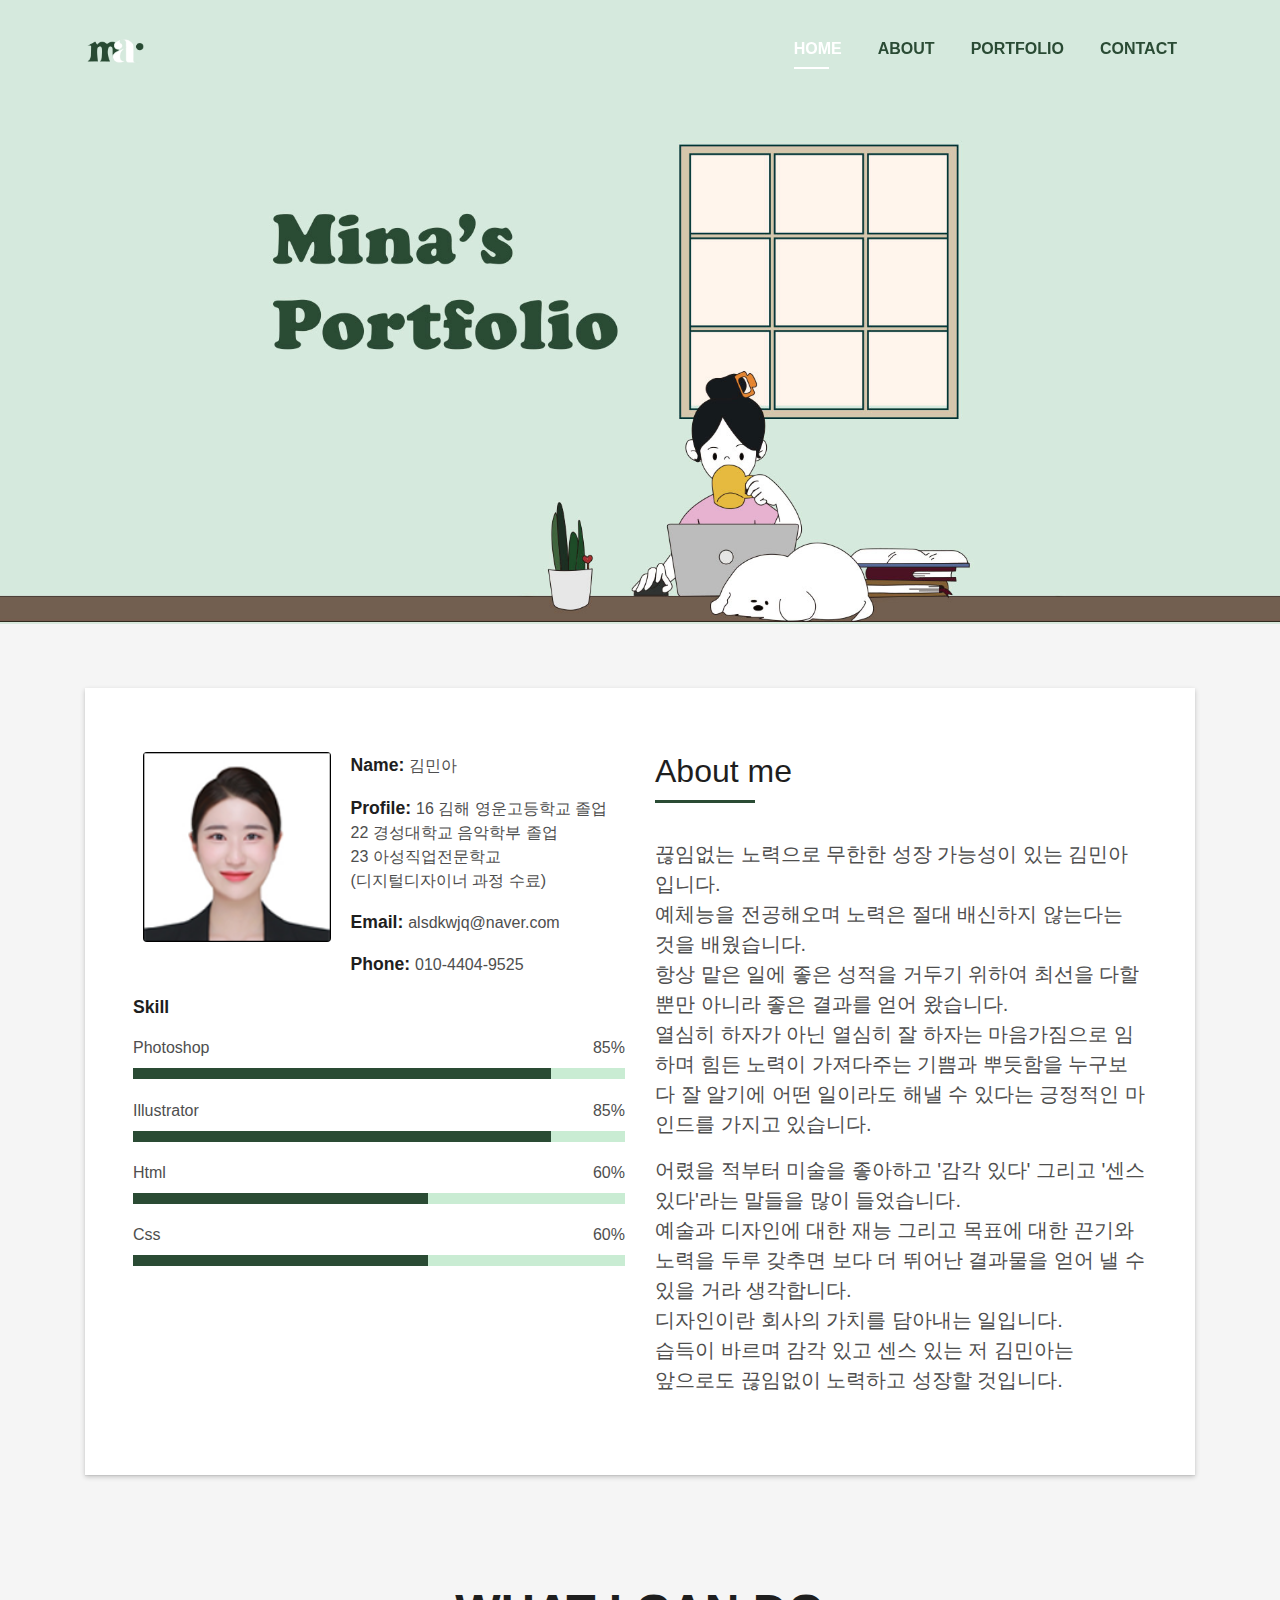
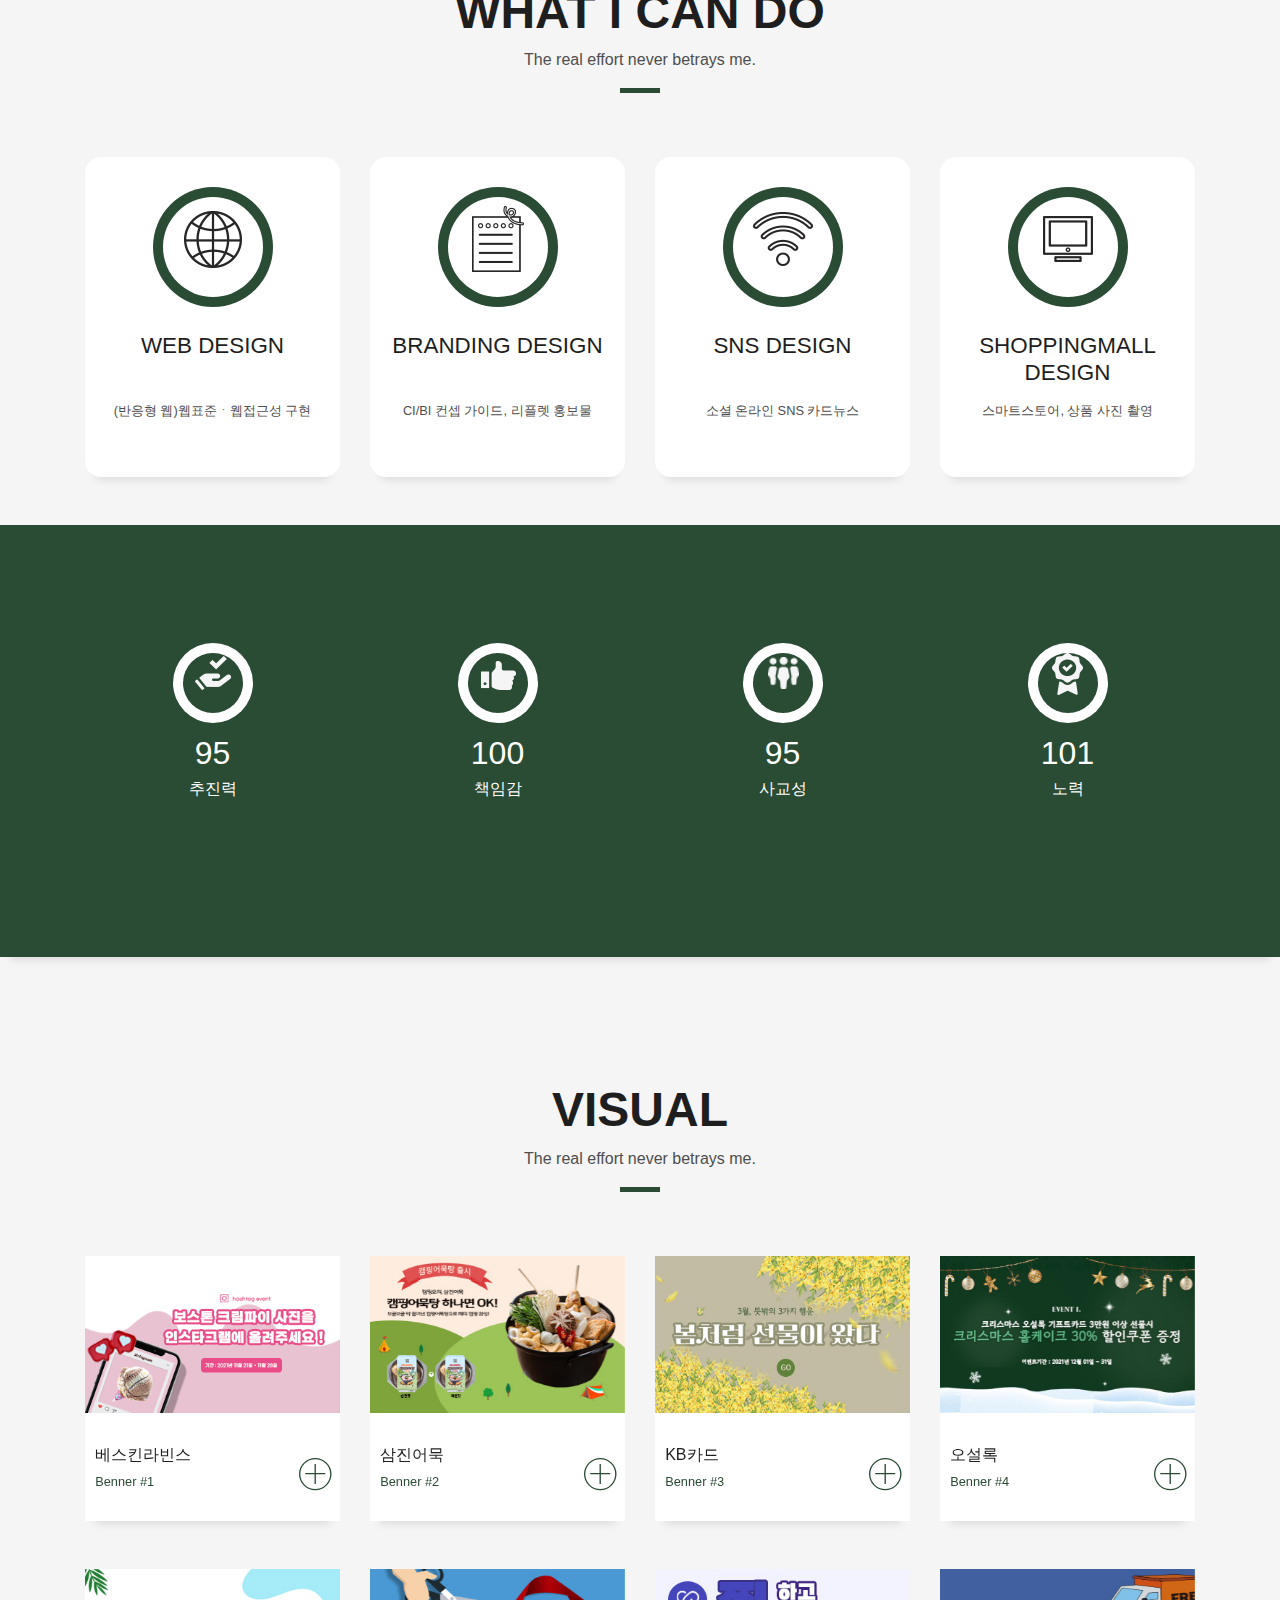
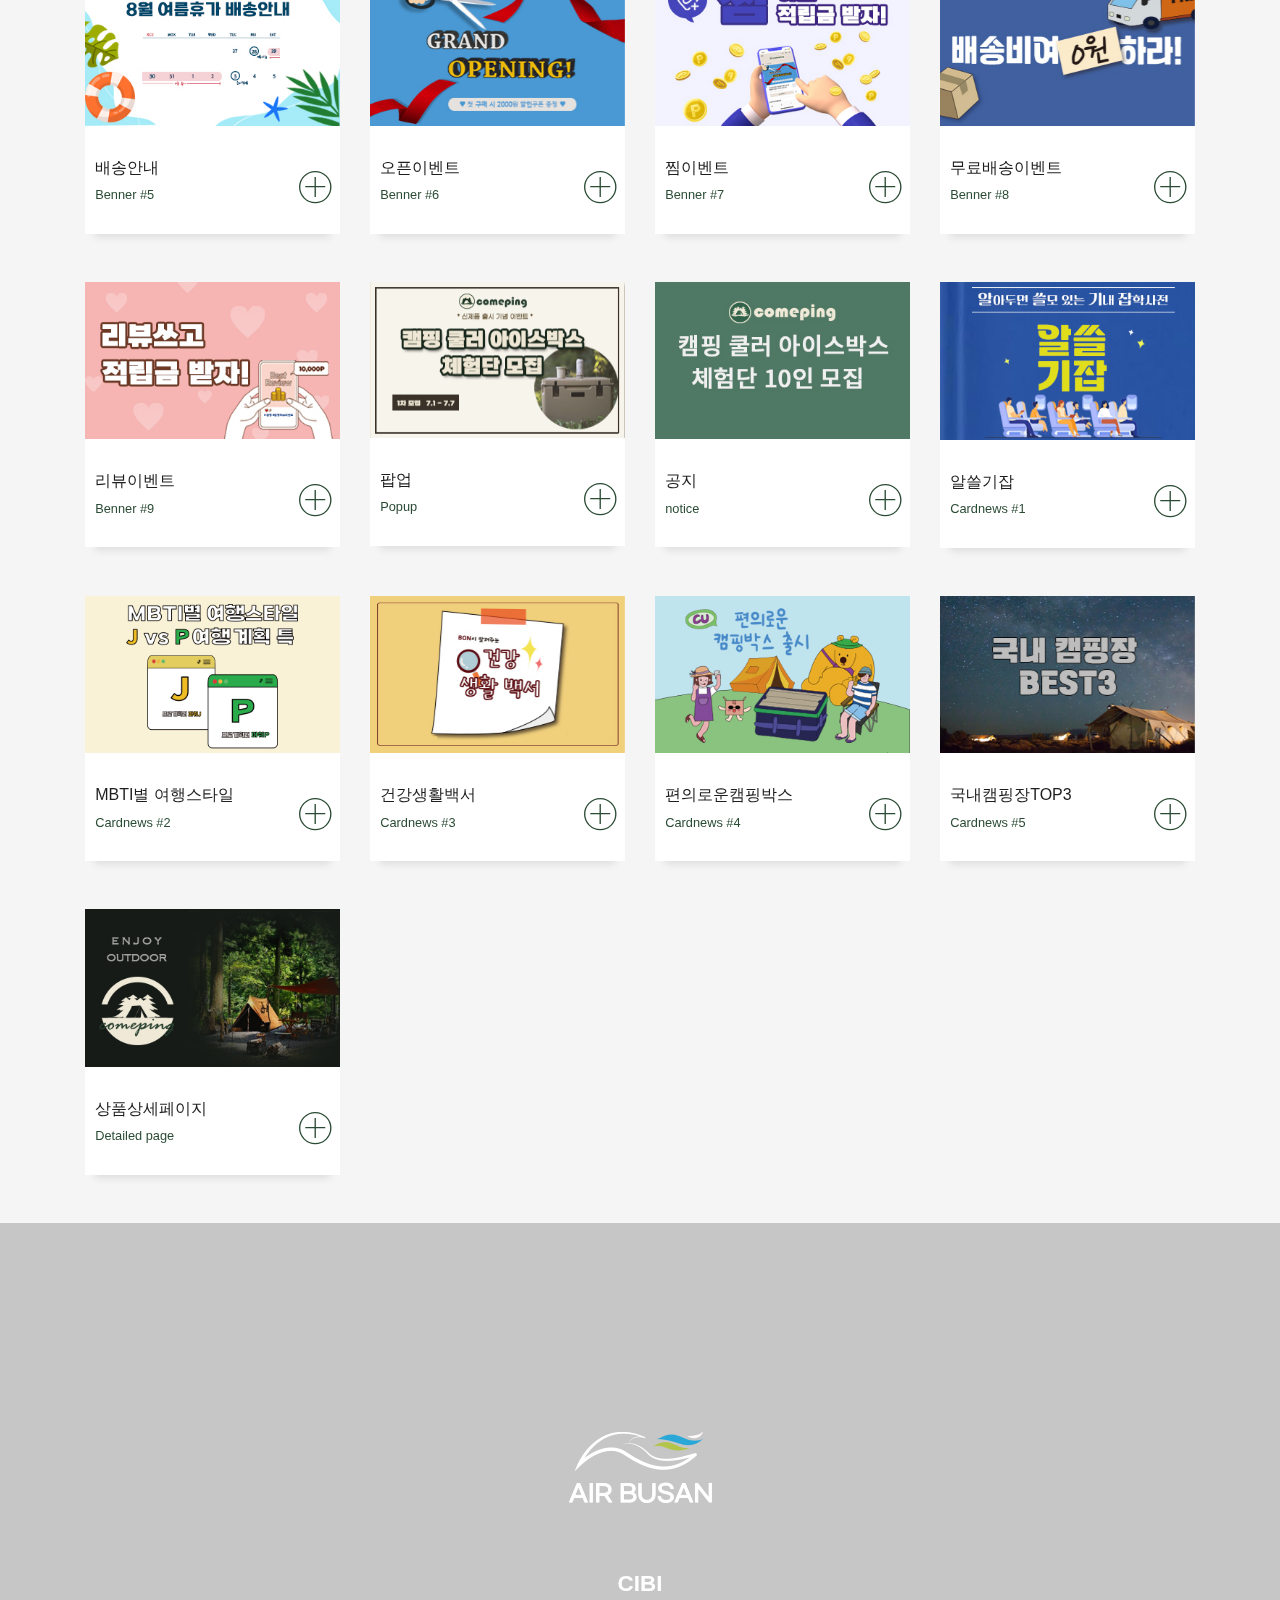
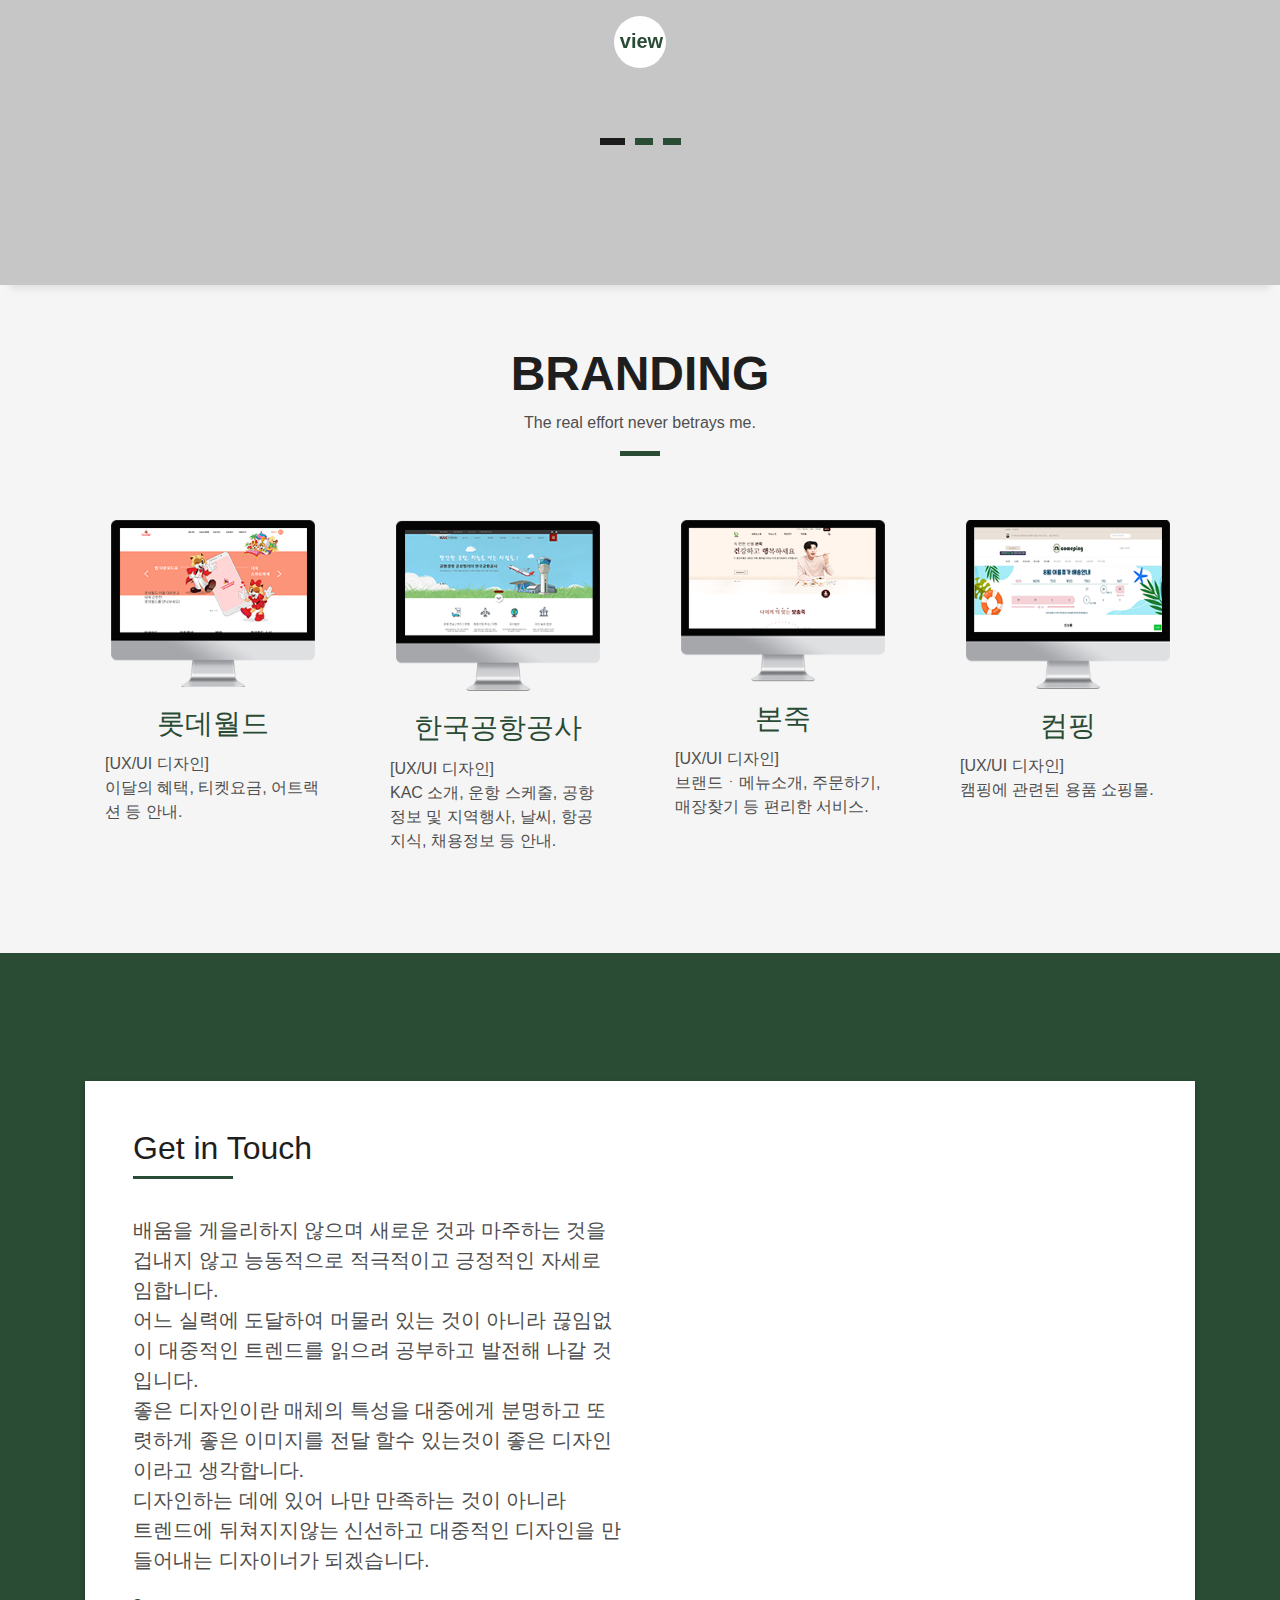
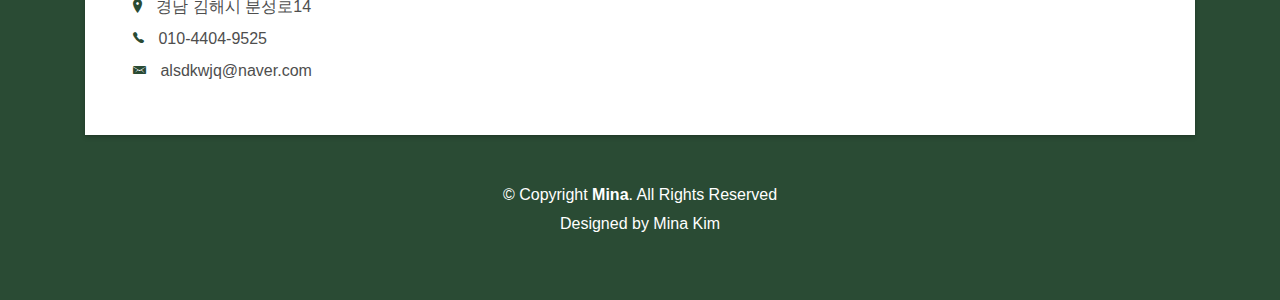
<file: index.html>
<!DOCTYPE html>
<html lang="en">

<head>
  <meta charset="utf-8">
  <title> Mina Portfolio</title>
  <meta content="width=device-width, initial-scale=1.0" name="viewport">
  <meta content="" name="keywords">
  <meta content="" name="description">

  <!-- Favicons -->
  <link href="images/touch icon.png" rel="icon">
  <link href="images/touch icon.png" rel="apple-touch-icon">

  <!-- Bootstrap CSS File -->
  <link href="lib/bootstrap/css/bootstrap.min.css" rel="stylesheet">

  <!-- Libraries CSS Files -->
  <link href="lib/font-awesome/css/font-awesome.min.css" rel="stylesheet">
  <link href="lib/animate/animate.min.css" rel="stylesheet">
  <link href="lib/ionicons/css/ionicons.min.css" rel="stylesheet">
  <link href="lib/owlcarousel/assets/owl.carousel.min.css" rel="stylesheet">
  <link href="lib/lightbox/css/lightbox.min.css" rel="stylesheet">

  <!-- Main Stylesheet File -->
  <link href="css/style.css" rel="stylesheet">

  <!-- =======================================================
    Theme Name: DevFolio
    Theme URL: https://bootstrapmade.com/devfolio-bootstrap-portfolio-html-template/
    Author: BootstrapMade.com
    License: https://bootstrapmade.com/license/
  ======================================================= -->
</head>

<body id="page-top">

  <!--/ Nav Star /-->
  <nav class="navbar navbar-b navbar-trans navbar-expand-md fixed-top" id="mainNav">
    <div class="container">
      <a class="navbar-brand js-scroll" href="#page-top"><img src="images/main_logo2.png" alt="로고"></a>
      <button class="navbar-toggler collapsed" type="button" data-toggle="collapse" data-target="#navbarDefault"
        aria-controls="navbarDefault" aria-expanded="false" aria-label="Toggle navigation">
        <span></span>
        <span></span>
        <span></span>
      </button>
      <div class="navbar-collapse collapse justify-content-end" id="navbarDefault">
        <ul class="navbar-nav">
          <li class="nav-item">
            <a class="nav-link js-scroll active" href="#home">Home</a>
          </li>
          <li class="nav-item">
            <a class="nav-link js-scroll" href="#about">About</a>
          </li>
          <li class="nav-item">
            <a class="nav-link js-scroll" href="#Portfolio">Portfolio</a>
          </li>
          <li class="nav-item">
            <a class="nav-link js-scroll" href="#contact">Contact</a>
          </li>

        </ul>
      </div>
    </div>
  </nav>
  <!--/ Nav End /-->

  <!--/ Intro Skew Star /-->
  <div id="home" class="intro route bg-image" style="background-image: url(images/illust.jpg); background-size: 100%;">
    
    <div class="intro-content display-table">
      <div class="table-cell">
        <div class="container">
          <!--<p class="display-6 color-d">Hello, world!</p>-->
          <h1 class="intro-title mb-4"</h1>
          <p class="intro-subtitle"><span class="text-slider-items">반갑습니다., 끊임없이 노력하는 디자이너 김민아 입니다.</span><strong class="text-slider"></strong></p>
          <!-- <p class="pt-3"><a class="btn btn-primary btn js-scroll px-4" href="#about" role="button">Learn More</a></p> -->
        </div>
      </div>
    </div>
  </div>
  <!--/ Intro Skew End /-->

  <section id="about" class="about-mf sect-pt4 route">
    <div class="container">
      <div class="row">
        <div class="col-sm-12">
          <div class="box-shadow-full">
            <div class="row">
              <div class="col-md-6">
                <div class="row">
                  <div class="col-sm-6 col-md-5">
                    <div class="about-img">
                      <img src="images/ma_img.png" class="img-fluid rounded b-shadow-a" alt="증명사진">
                    </div>
                  </div>
                  <div class="col-sm-6 col-md-7">
                    <div class="about-info">
                      <p><span class="title-s">Name: </span> <span>김민아</span></p>
                      <p><span class="title-s">Profile: </span> <span>16 김해 영운고등학교 졸업<br>  
                              22 경성대학교 음악학부 졸업<br>
                             23 아성직업전문학교<br>
                          (디지털디자이너 과정 수료)</span></p>
                      <p><span class="title-s">Email: </span> <span>alsdkwjq@naver.com</span></p>
                      <p><span class="title-s">Phone: </span> <span>010-4404-9525</span></p>
                    </div>
                  </div>
                </div>
                <div class="skill-mf">
                  <p class="title-s">Skill</p>
                  <span>Photoshop</span> <span class="pull-right">85%</span>
                  <div class="progress">
                    <div class="progress-bar" role="progressbar" style="width: 85%;" aria-valuenow="85"
                      aria-valuemin="0" aria-valuemax="100"></div>
                  </div>
                  <span>Illustrator</span> <span class="pull-right">85%</span>
                  <div class="progress">
                    <div class="progress-bar" role="progressbar" style="width: 85%;" aria-valuenow="85"
                      aria-valuemin="0" aria-valuemax="100"></div>
                  </div>
                  <span>Html</span> <span class="pull-right">60%</span>
                  <div class="progress">
                    <div class="progress-bar" role="progressbar" style="width: 60%" aria-valuenow="60" aria-valuemin="0"
                      aria-valuemax="100"></div>
                  </div>
                  <span>Css</span> <span class="pull-right">60%</span>
                  <div class="progress">
                    <div class="progress-bar" role="progressbar" style="width: 60%" aria-valuenow="60" aria-valuemin="0"
                      aria-valuemax="100"></div>
                  </div>
                </div>
              </div>
              <div class="col-md-6">
                <div class="about-me pt-4 pt-md-0">
                  <div class="title-box-2">
                    <h5 class="title-left">
                      About me
                    </h5>
                  </div>
                  <p class="lead">
                    끊임없는 노력으로 무한한 성장 가능성이 있는 김민아입니다.<br>
                    예체능을 전공해오며 노력은 절대 배신하지 않는다는 것을 배웠습니다.<br>

                    항상 맡은 일에 좋은 성적을 거두기 위하여 최선을 다할 뿐만 아니라 좋은 결과를 얻어 왔습니다.<br>
                    열심히 하자가 아닌 열심히 잘 하자는 마음가짐으로 임하며
                    힘든 노력이 가져다주는 기쁨과 뿌듯함을 누구보다 잘 알기에 어떤 일이라도 해낼 수 있다는 긍정적인 마인드를 가지고 있습니다.












                  </p>
                  <p class="lead">

                    어렸을 적부터 미술을 좋아하고 '감각 있다' 그리고 '센스 있다'라는 말들을 많이 들었습니다.<br>
                    예술과 디자인에 대한 재능 그리고 목표에 대한 끈기와 노력을 두루 갖추면 보다 더 뛰어난 결과물을 얻어 낼 수 있을 거라 생각합니다.<br>
                    디자인이란 회사의 가치를 담아내는 일입니다.<br>
                    습득이 바르며 감각 있고 센스 있는 저 김민아는<br>
                    앞으로도 끊임없이 노력하고 성장할 것입니다.


                  </p>
                </div>
              </div>
            </div>
          </div>
        </div>
      </div>
    </div>


    <!--/ Section Services Star /-->

    <div class="container">
      <div class="row">
        <div class="col-sm-12">
          <div class="title-box text-center">
            <h3 class="title-a">
              What I can do
            </h3>
            <p class="subtitle-a">
              The real effort never betrays me.
            </p>
            <div class="line-mf"></div>
          </div>
        </div>
      </div>
      <div class="row">
        <div class="col-md-3">
          <div class="service-box">
            <div class="service-ico">
              <span class="ico-circle"><img src="images/web_icon.png" alt="web design"> </span>
            </div>
            <div class="service-content">
              <h2 class="s-title">Web Design<br><br></h2>
              <p class="s-description text-center">(반응형 웹)웹표준ㆍ웹접근성 구현

              </p>
            </div>
          </div>
        </div>
        <div class="col-md-3">
          <div class="service-box">
            <div class="service-ico">
              <span class="ico-circle"><img src="images/branding_icon.png" alt="branding design"> </span>
            </div>
            <div class="service-content">
              <h2 class="s-title">Branding Design<br><br></h2>
              <p class="s-description text-center">
                CI/BI 컨셉 가이드, 리플렛 홍보물
              </p>
            </div>
          </div>
        </div>

        <div class="col-md-3">
          <div class="service-box">
            <div class="service-ico">
              <span class="ico-circle"><img src="images/sns_icon.png" alt="sns design"> </span>
            </div>
            <div class="service-content">
              <h2 class="s-title">SNS Design<br><br></h2>
              <p class="s-description text-center">
                소셜 온라인 SNS 카드뉴스
              </p>
            </div>
          </div>
        </div>
        <div class="col-md-3">
          <div class="service-box">
            <div class="service-ico">
              <span class="ico-circle"><img src="images/shopping_icon.png" alt="shoppingmall design"></span>
            </div>
            <div class="service-content">
              <h2 class="s-title">Shoppingmall Design</h2>
              <p class="s-description text-center">
                스마트스토어, 상품 사진 촬영
              </p>
            </div>
          </div>
        </div>

      </div>
    </div>

    <!--/ Section Services End /-->

    <div class="section-counter paralax-mf bg-image">
      <div class="overlay-mf"></div>
      <div class="container">
        <div class="row">
          <div class="col-sm-3 col-lg-3">
            <div class="counter-box">
              <div class="counter-ico">
                <span class="ico-circle"><img src="images/icon1.png" alt="추진력"> </span>
              </div>
              <div class="counter-num">
                <p class="counter">95</p>
                <span class="counter-text">추진력</span>
              </div>
            </div>
          </div>
          <div class="col-sm-3 col-lg-3">
            <div class="counter-box pt-4 pt-md-0">
              <div class="counter-ico">
                <span class="ico-circle"><img src="images/icon2.png" alt="책임감"></span>
              </div>
              <div class="counter-num">
                <p class="counter">100</p>
                <span class="counter-text">책임감</span>
              </div>
            </div>
          </div>
          <div class="col-sm-3 col-lg-3">
            <div class="counter-box pt-4 pt-md-0">
              <div class="counter-ico">
                <span class="ico-circle"><img src="images/icon3.png" alt="사교성"></span>
              </div>
              <div class="counter-num">
                <p class="counter">95</p>
                <span class="counter-text">사교성</span>
              </div>
            </div>
          </div>
          <div class="col-sm-3 col-lg-3">
            <div class="counter-box pt-4 pt-md-0">
              <div class="counter-ico">
                <span class="ico-circle"><img src="images/icon4.png" alt="노력"></span>
              </div>
              <div class="counter-num">
                <p class="counter">101</p>
                <span class="counter-text">노력</span>
              </div>
            </div>
          </div>
        </div>
      </div>
    </div>
  </section>
  <!--/ Section Portfolio Star /-->
  <section id="Portfolio" class="portfolio-mf sect-pt4 route">
    <div class="container">
      <div class="row">
        <div class="col-sm-12">
          <div class="title-box text-center">
            <h3 class="title-a">
              Visual
            </h3>
            <p class="subtitle-a">
              The real effort never betrays me.
            </p>
            <div class="line-mf"></div>
          </div>
        </div>
      </div>
      <div class="row">



        <!-- 베스킨라빈스 -->
        <div class="col-md-3">
          <div class="work-box">
            <a href="images/banner1.jpg" data-lightbox="gallery-mf">



              <div class="work-img">


                <img src="images/banner-img.png" alt="배너" class="img-fluid">
              </div>
              <div class="work-content">
                <div class="row">
                  <div class="col-sm-8">
                    <h2 class="w-title">베스킨라빈스</h2>
                    <div class="w-more">
                      <span class="w-ctegory">Benner #1</span>
                    </div>
                  </div>
                  <div class="col-sm-4">
                    <div class="w-like">
                      <span class="ion-ios-plus-outline"></span>
                    </div>
                  </div>
                </div>
              </div>
            </a>

          </div>
        </div>
        <!-- 베스킨라빈스 -->

        <!-- 삼진어묵 -->
        <div class="col-md-3">
          <div class="work-box">
            <a href="images/banner2.jpg" data-lightbox="gallery-mf">



              <div class="work-img">


                <img src="images/banner-img2.jpg" alt="배너" class="img-fluid">
              </div>
              <div class="work-content">
                <div class="row">
                  <div class="col-sm-8">
                    <h2 class="w-title">삼진어묵</h2>
                    <div class="w-more">
                      <span class="w-ctegory">Benner #2</span>
                    </div>
                  </div>
                  <div class="col-sm-4">
                    <div class="w-like">
                      <span class="ion-ios-plus-outline"></span>
                    </div>
                  </div>
                </div>
              </div>
            </a>

          </div>
          <!-- 삼진어묵 -->
          <!-- kb 카드 -->
        </div>
        <div class="col-md-3">
          <div class="work-box">
            <a href="images/banner3.jpg" data-lightbox="gallery-mf">



              <div class="work-img">


                <img src="images/banner-img3.jpg" alt="배너" class="img-fluid">
              </div>
              <div class="work-content">
                <div class="row">
                  <div class="col-sm-8">
                    <h2 class="w-title">KB카드</h2>
                    <div class="w-more">
                      <span class="w-ctegory">Benner #3

                      </span>
                    </div>
                  </div>
                  <div class="col-sm-4">
                    <div class="w-like">
                      <span class="ion-ios-plus-outline"></span>
                    </div>
                  </div>
                </div>
              </div>
            </a>

          </div>
        </div>
        <!-- kb 카드 -->
        <!-- 오설록 -->

        <div class="col-md-3">
          <div class="work-box">
            <a href="images/banner4.jpg" data-lightbox="gallery-mf">



              <div class="work-img">


                <img src="images/banner-img4.jpg" alt="배너" class="img-fluid">
              </div>
              <div class="work-content">
                <div class="row">
                  <div class="col-sm-8">
                    <h2 class="w-title">오설록</h2>
                    <div class="w-more">
                      <span class="w-ctegory">Benner #4

                      </span>
                    </div>
                  </div>
                  <div class="col-sm-4">
                    <div class="w-like">
                      <span class="ion-ios-plus-outline"></span>
                    </div>
                  </div>
                </div>
              </div>
            </a>

          </div>
        </div>
        <!-- 오설록 -->
        <div class="row">
          <!-- 배송안내 -->
        </div>
        <div class="col-md-3">
          <div class="work-box">
            <a href="images/banner5.jpg" data-lightbox="gallery-mf">



              <div class="work-img">


                <img src="images/banner-img5.jpg" alt="배너" class="img-fluid">
              </div>
              <div class="work-content">
                <div class="row">
                  <div class="col-sm-8">
                    <h2 class="w-title">배송안내</h2>
                    <div class="w-more">
                      <span class="w-ctegory">Benner #5

                      </span>
                    </div>
                  </div>
                  <div class="col-sm-4">
                    <div class="w-like">
                      <span class="ion-ios-plus-outline"></span>
                    </div>
                  </div>
                </div>
              </div>
            </a>

          </div>
        </div>
        <!-- 배송안내 -->
        <!-- 오픈이벤트 -->


        <div class="col-md-3">
          <div class="work-box">
            <a href="images/banner6.jpg" data-lightbox="gallery-mf">



              <div class="work-img">


                <img src="images/banner-img6.jpg" alt="배너" class="img-fluid">
              </div>
              <div class="work-content">
                <div class="row">
                  <div class="col-sm-8">
                    <h2 class="w-title">오픈이벤트</h2>
                    <div class="w-more">
                      <span class="w-ctegory">Benner #6

                      </span>
                    </div>
                  </div>
                  <div class="col-sm-4">
                    <div class="w-like">
                      <span class="ion-ios-plus-outline"></span>
                    </div>
                  </div>
                </div>
              </div>
            </a>

          </div>
        </div>
        <!-- 오픈이벤트 -->
        <!-- 찜이벤트 -->

        <div class="col-md-3">
          <div class="work-box">
            <a href="images/banner7.jpg" data-lightbox="gallery-mf">



              <div class="work-img">


                <img src="images/banner-img7.jpg" alt="배너" class="img-fluid">
              </div>
              <div class="work-content">
                <div class="row">
                  <div class="col-sm-8">
                    <h2 class="w-title">찜이벤트</h2>
                    <div class="w-more">
                      <span class="w-ctegory">Benner #7

                      </span>
                    </div>
                  </div>
                  <div class="col-sm-4">
                    <div class="w-like">
                      <span class="ion-ios-plus-outline"></span>
                    </div>
                  </div>
                </div>
              </div>
            </a>
          </div>
        </div>

        <!-- 찜이벤트 -->
        <!-- 무료배송 -->

        <div class="col-md-3">
          <div class="work-box">
            <a href="images/banner8.jpg" data-lightbox="gallery-mf">



              <div class="work-img">


                <img src="images/banner-img8.jpg" alt="배너" class="img-fluid">
              </div>
              <div class="work-content">
                <div class="row">
                  <div class="col-sm-8">
                    <h2 class="w-title">무료배송이벤트</h2>
                    <div class="w-more">
                      <span class="w-ctegory">Benner #8

                      </span>
                    </div>
                  </div>
                  <div class="col-sm-4">
                    <div class="w-like">
                      <span class="ion-ios-plus-outline"></span>
                    </div>
                  </div>
                </div>
              </div>
            </a>
          </div>
        </div>
      </div>
      <!-- 무료배송 -->

      <div class="row">
        <!-- 리뷰이벤트 -->
        <div class="col-md-3">
          <div class="work-box">
            <a href="images/banner9.jpg" data-lightbox="gallery-mf">



              <div class="work-img">


                <img src="images/banner-img9.jpg" alt="배너" class="img-fluid">
              </div>
              <div class="work-content">
                <div class="row">
                  <div class="col-sm-8">
                    <h2 class="w-title">리뷰이벤트</h2>
                    <div class="w-more">
                      <span class="w-ctegory">Benner #9

                      </span>
                    </div>
                  </div>
                  <div class="col-sm-4">
                    <div class="w-like">
                      <span class="ion-ios-plus-outline"></span>
                    </div>
                  </div>
                </div>
              </div>
            </a>


          </div>
        </div>

        <!-- 리뷰이벤트 -->
        <!-- 팝업 -->
        <div class="col-md-3">
          <div class="work-box">

            <a href="images/popup.jpg" data-lightbox="gallery-mf">
              <div class="work-img">
                <img src="images/popup-img.png" alt="팝업" class="img-fluid">
              </div>
              <div class="work-content">
                <div class="row">
                  <div class="col-sm-8">
                    <h2 class="w-title">팝업</h2>
                    <div class="w-more">
                      <span class="w-ctegory">Popup</span>
                    </div>
                  </div>
                  <div class="col-sm-4">
                    <div class="w-like">
                      <span class="ion-ios-plus-outline"></span>
                    </div>
                  </div>
                </div>
              </div>
            </a>
          </div>
        </div>


        <!-- 팝업 -->
        <!-- 공지 -->
        <div class="col-md-3">
          <div class="work-box">
            <a href="images/popup2.jpg" data-lightbox="gallery-mf">
              <div class="work-img">
                <img src="images/banner-img10.jpg" alt="팝업" class="img-fluid">
              </div>

              <div class="work-content">
                <div class="row">
                  <div class="col-sm-8">
                    <h2 class="w-title">공지</h2>
                    <div class="w-more">
                      <span class="w-ctegory">notice</span>
                    </div>
                  </div>
                  <div class="col-sm-4">
                    <div class="w-like">
                      <span class="ion-ios-plus-outline"></span>
                    </div>
                  </div>
                </div>
              </div>
            </a>
          </div>
        </div>


        <!-- 공지 -->
        <!-- 카드뉴스1 -->
        <div class="col-md-3">
          <div class="work-box">

            <a href="images/cardnews_air.jpg" data-lightbox="gallery-mf">

              <div class="work-img">
                <img src="images/cardnews-img.png" alt="카드뉴스" class="img-fluid">
              </div>
              <div class="work-content">
                <div class="row">
                  <div class="col-sm-8">
                    <h2 class="w-title">알쓸기잡</h2>
                    <div class="w-more">
                      <span class="w-ctegory">Cardnews #1</span>
                    </div>
                  </div>
                  <div class="col-sm-4">
                    <div class="w-like">
                      <span class="ion-ios-plus-outline"></span>
                    </div>
                  </div>
                </div>
              </div>
            </a>
          </div>
        </div>
      </div>
      <!-- 카드뉴스1 -->
      <div class="row">
        <!-- 카드뉴스2 -->

        <div class="col-md-3">
          <div class="work-box">

            <a href="images/cardnews_mbti.jpg" data-lightbox="gallery-mf">

              <div class="work-img">
                <img src="images/banner-img11.jpg" alt="카드뉴스" class="img-fluid">
              </div>
              <div class="work-content">
                <div class="row">
                  <div class="col-sm-8">
                    <h2 class="w-title">MBTI별 여행스타일</h2>
                    <div class="w-more">
                      <span class="w-ctegory">Cardnews #2</span>
                    </div>
                  </div>
                  <div class="col-sm-4">
                    <div class="w-like">
                      <span class="ion-ios-plus-outline"></span>
                    </div>
                  </div>
                </div>
              </div>
            </a>
          </div>
        </div>
        <!-- 카드뉴스2 -->
        <!-- 카드뉴스3 -->
        <div class="col-md-3">
          <div class="work-box">

            <a href="images/cardnews_bon.jpg" data-lightbox="gallery-mf">

              <div class="work-img">
                <img src="images/banner-img12.jpg" alt="카드뉴스" class="img-fluid">
              </div>
              <div class="work-content">
                <div class="row">
                  <div class="col-sm-8">
                    <h2 class="w-title">건강생활백서</h2>
                    <div class="w-more">
                      <span class="w-ctegory">Cardnews #3</span>
                    </div>
                  </div>
                  <div class="col-sm-4">
                    <div class="w-like">
                      <span class="ion-ios-plus-outline"></span>
                    </div>
                  </div>
                </div>
              </div>
            </a>
          </div>
        </div>
        <!-- 카드뉴스3 -->
        <!-- 카드뉴스4-->
        <div class="col-md-3">
          <div class="work-box">

            <a href="images/cardnews_cu.jpg" data-lightbox="gallery-mf">

              <div class="work-img">
                <img src="images/banner-img13.jpg" alt="카드뉴스" class="img-fluid">
              </div>
              <div class="work-content">
                <div class="row">
                  <div class="col-sm-8">
                    <h2 class="w-title">편의로운캠핑박스</h2>
                    <div class="w-more">
                      <span class="w-ctegory">Cardnews #4</span>
                    </div>
                  </div>
                  <div class="col-sm-4">
                    <div class="w-like">
                      <span class="ion-ios-plus-outline"></span>
                    </div>
                  </div>
                </div>
              </div>
            </a>
          </div>
        </div>
        <!-- 카드뉴스4 -->
        <!-- 카드뉴스5-->
        <div class="col-md-3">
          <div class="work-box">

            <a href="images/cardnews_camping.jpg" data-lightbox="gallery-mf">

              <div class="work-img">
                <img src="images/banner-img14.jpg" alt="카드뉴스" class="img-fluid">
              </div>
              <div class="work-content">
                <div class="row">
                  <div class="col-sm-8">
                    <h2 class="w-title">국내캠핑장TOP3</h2>
                    <div class="w-more">
                      <span class="w-ctegory">Cardnews #5</span>
                    </div>
                  </div>
                  <div class="col-sm-4">
                    <div class="w-like">
                      <span class="ion-ios-plus-outline"></span>
                    </div>
                  </div>
                </div>
              </div>
            </a>
          </div>
        </div>
        <!-- 카드뉴스5 -->
      </div>
      <div class="row">
        <!-- 카드뉴스5-->
        <div class="col-md-3">
          <div class="work-box">

            <a href="images/shoppingmall.jpg" data-lightbox="gallery-mf">

              <div class="work-img">
                <img src="images/shopping.jpg" alt="카드뉴스" class="img-fluid">
              </div>
              <div class="work-content">
                <div class="row">
                  <div class="col-sm-8">
                    <h2 class="w-title">상품상세페이지</h2>
                    <div class="w-more">
                      <span class="w-ctegory">Detailed page</span>
                    </div>
                  </div>
                  <div class="col-sm-4">
                    <div class="w-like">
                      <span class="ion-ios-plus-outline"></span>
                    </div>
                  </div>
                </div>
              </div>
            </a>
          </div>
        </div>
        <!-- 카드뉴스5 -->
      </div>
    </div>


    </div>
    </div>
    </div>

    <!--/ Section Portfolio End /-->

    <!--/ Section Testimonials Star /-->
    <div id="bici" class="testimonials paralax-mf bg-image" >
      <div class="overlay-mf"></div>
      <div class="container">
        <div class="row">
          <div class="col-md-12">
            <div id="testimonial-mf" class="owl-carousel owl-theme">
              <div class="testimonial-box">
                <div class="author-test">
                  <a href="airbusan.html" alt="에어부산 로고 컨셉페이지">
                    <img src="images/airbusan.png" alt="에어부산 로고" class="rounded-circle b-shadow-a">
                    <span class="author">CIBI</span>
                </div>
                <div class="content-test">

                  <span class="comit">
                    <p>view</p>
                  </span>
                </div></a>
              </div>
              <div class="testimonial-box">

                <div class="author-test">

                  <a href="BONIF.html" alt="본죽 로고 컨셉페이지">
                    <img src="images/bon.png" alt="본죽 로고" class="rounded-circle b-shadow-a">
                    <span class="author">CIBI</span>
                </div>
                <div class="content-test">

                  <span class="comit">
                    <p>view</p>
                  </span>
                </div>
                </a>
              </div>
              <div class="testimonial-box">

                <div class="author-test">
                  <a href="comeping.html">
                    <img src="images/comeping.png" alt="컴핑 로고" class="rounded-circle b-shadow-a">
                    <span class="author">CIBI</span>
                </div>
                <div class="content-test">

                  <span class="comit">
                    <p>view</p>
                  </span>
                </div>
                </a>

              </div>
            </div>
          </div>
        </div>
      </div>
    </div>


    <!--/ Section Blog Star /-->

    <div class="container">
      <div class="row">
        <div class="col-sm-12">
          <div class="title-box text-center">
            <h3 class="title-a">
              branding
            </h3>
            <p class="subtitle-a">
              The real effort never betrays me.
            </p>
            <div class="line-mf"></div>
          </div>
        </div>
      </div>
      <div class="row">
        <div class="col-md-3">

          <div class="card-img">
            <a href="project1/index.html" target="_blank"><img src="images/project1.png" alt="롯데월드 웹시안"
                class="img-fluid"></a>
          </div>
          <div class="card-body">
            <div class="card-category-box">
              <div class="card-category">

              </div>
            </div>
            <h3 class="card-title"><a href="project1/index.html" target="_blank">롯데월드</a></h3>
            <p class="card-description">
              [UX/UI 디자인]<br>
              이달의 혜택, 티켓요금, 어트랙션 등 안내.
            </p>
          </div>


        </div>
        <div class="col-md-3">

          <div class="card-img">
            <a href="project2/index.html" target="_blank"><img src="images/project2.png" alt="한국공항공사"
                class="img-fluid"></a>
          </div>
          <div class="card-body">
            <div class="card-category-box">
              <div class="card-category">

              </div>
            </div>
            <h3 class="card-title"><a href="project2/index.html" target="_blank"> 한국공항공사</a></h3>
            <p class="card-description">
              [UX/UI 디자인] <br>
              KAC 소개, 운항 스케줄, 공항 정보 및 지역행사, 날씨, 항공지식, 채용정보 등 안내.
            </p>
          </div>


        </div>

        <div class="col-md-3">

          <div class="card-img">
            <a href="project3/index.html" target="_blank"><img src="images/project13.png" alt="본죽"></a>
          </div>

          <div class="card-body">
            <div class="card-category-box">
              <div class="card-category">

              </div>
            </div>
            <h3 class="card-title"><a href="project3/index.html" target="_blank">본죽</a></h3>
            <p class="card-description">
              [UX/UI 디자인]<br>
              브랜드ㆍ메뉴소개, 주문하기, 매장찾기 등 편리한 서비스.
            </p>
          </div>

        </div>

        <div class="col-md-3">

          <div class="card-img">
            <a href="https://smartstore.naver.com/minam_e" target="_blank"><img src="images/project14.png" alt="컴핑"></a>
          </div>
          <div class="card-body">
            <div class="card-category-box">
              <div class="card-category">

              </div>
            </div>
            <h3 class="card-title"><a href="https://smartstore.naver.com/minam_e" target="_blank">컴핑</a></h3>
            <p class="card-description">
              [UX/UI 디자인]<br>
              캠핑에 관련된 용품 쇼핑몰.
            </p>
            </p>
          </div>


        </div>
      </div>
    </div>

    </div>
  </section>
  <!--/ Section Blog End /-->

  <!--/ Section Contact-Footer Star /-->
  <section class="paralax-mf footer-paralax bg-image sect-mt4 route">
    <div class="overlay-mf"></div>
    <div class="container">
      <div class="row">
        <div class="col-sm-12">
          <div class="contact-mf">
            <div id="contact" class="box-shadow-full">
              <div class="row">
                <div class="col-md-6">
                  <div class="title-box-2">
                    <h5 class="title-left">
                      Get in Touch
                    </h5>
                  </div>
                  <div class="more-info">
                    <p class="lead">
                      배움을 게을리하지 않으며 새로운 것과 마주하는 것을 겁내지 않고 능동적으로 적극적이고 긍정적인 자세로 임합니다.<br>
                      어느 실력에 도달하여 머물러 있는 것이 아니라 끊임없이 대중적인 트렌드를 읽으려 공부하고 발전해 나갈 것입니다.<br>
                      
                      좋은 디자인이란 매체의 특성을 대중에게 분명하고 또렷하게
                      좋은 이미지를 전달 할수 있는것이 좋은 디자인이라고 생각합니다.<br>
                      
                      디자인하는 데에 있어 나만 만족하는 것이 아니라 <br> 트렌드에 뒤쳐지지않는 신선하고 대중적인 디자인을 만들어내는 디자이너가 되겠습니다.
                    <ul class="list-ico">
                      <li><span class="ion-ios-location"></span> 경남 김해시 분성로14 </li>
                      <li><span class="ion-ios-telephone"></span> 010-4404-9525</li>
                      <li><span class="ion-email"></span> alsdkwjq@naver.com</li>
                    </ul>
                  </div>


                  </form>
                </div>
              </div>

            </div>
          </div>
        </div>
      </div>
    </div>
    </div>
    <footer>
      <div class="container">
        <div class="row">
          <div class="col-sm-12">
            <div class="copyright-box">
              <p class="copyright">&copy; Copyright <strong>Mina</strong>. All Rights Reserved</p>
              <div class="credits">
                <!--
                  All the links in the footer should remain intact.
                  You can delete the links only if you purchased the pro version.
                  Licensing information: https://bootstrapmade.com/license/
                  Purchase the pro version with working PHP/AJAX contact form: https://bootstrapmade.com/buy/?theme=DevFolio
                -->
                Designed by <a href="https://bootstrapmade.com/">Mina Kim</a>
              </div>
            </div>
          </div>
        </div>
      </div>
    </footer>
  </section>
  <!--/ Section Contact-footer End /-->

  <a href="#" class="back-to-top"><i class="fa fa-chevron-up"></i></a>
  <div id="preloader"></div>

  <!-- JavaScript Libraries -->
  <script src="lib/jquery/jquery.min.js"></script>
  <script src="lib/jquery/jquery-migrate.min.js"></script>
  <script src="lib/popper/popper.min.js"></script>
  <script src="lib/bootstrap/js/bootstrap.min.js"></script>
  <script src="lib/easing/easing.min.js"></script>
  <script src="lib/counterup/jquery.waypoints.min.js"></script>
  <script src="lib/counterup/jquery.counterup.js"></script>
  <script src="lib/owlcarousel/owl.carousel.min.js"></script>
  <script src="lib/lightbox/js/lightbox.min.js"></script>
  <script src="lib/typed/typed.min.js"></script>
  <!-- Contact Form JavaScript File -->
  <script src="contactform/contactform.js"></script>

  <!-- Template Main Javascript File -->
  <script src="js/main.js"></script>

</body>

</html>
</file>
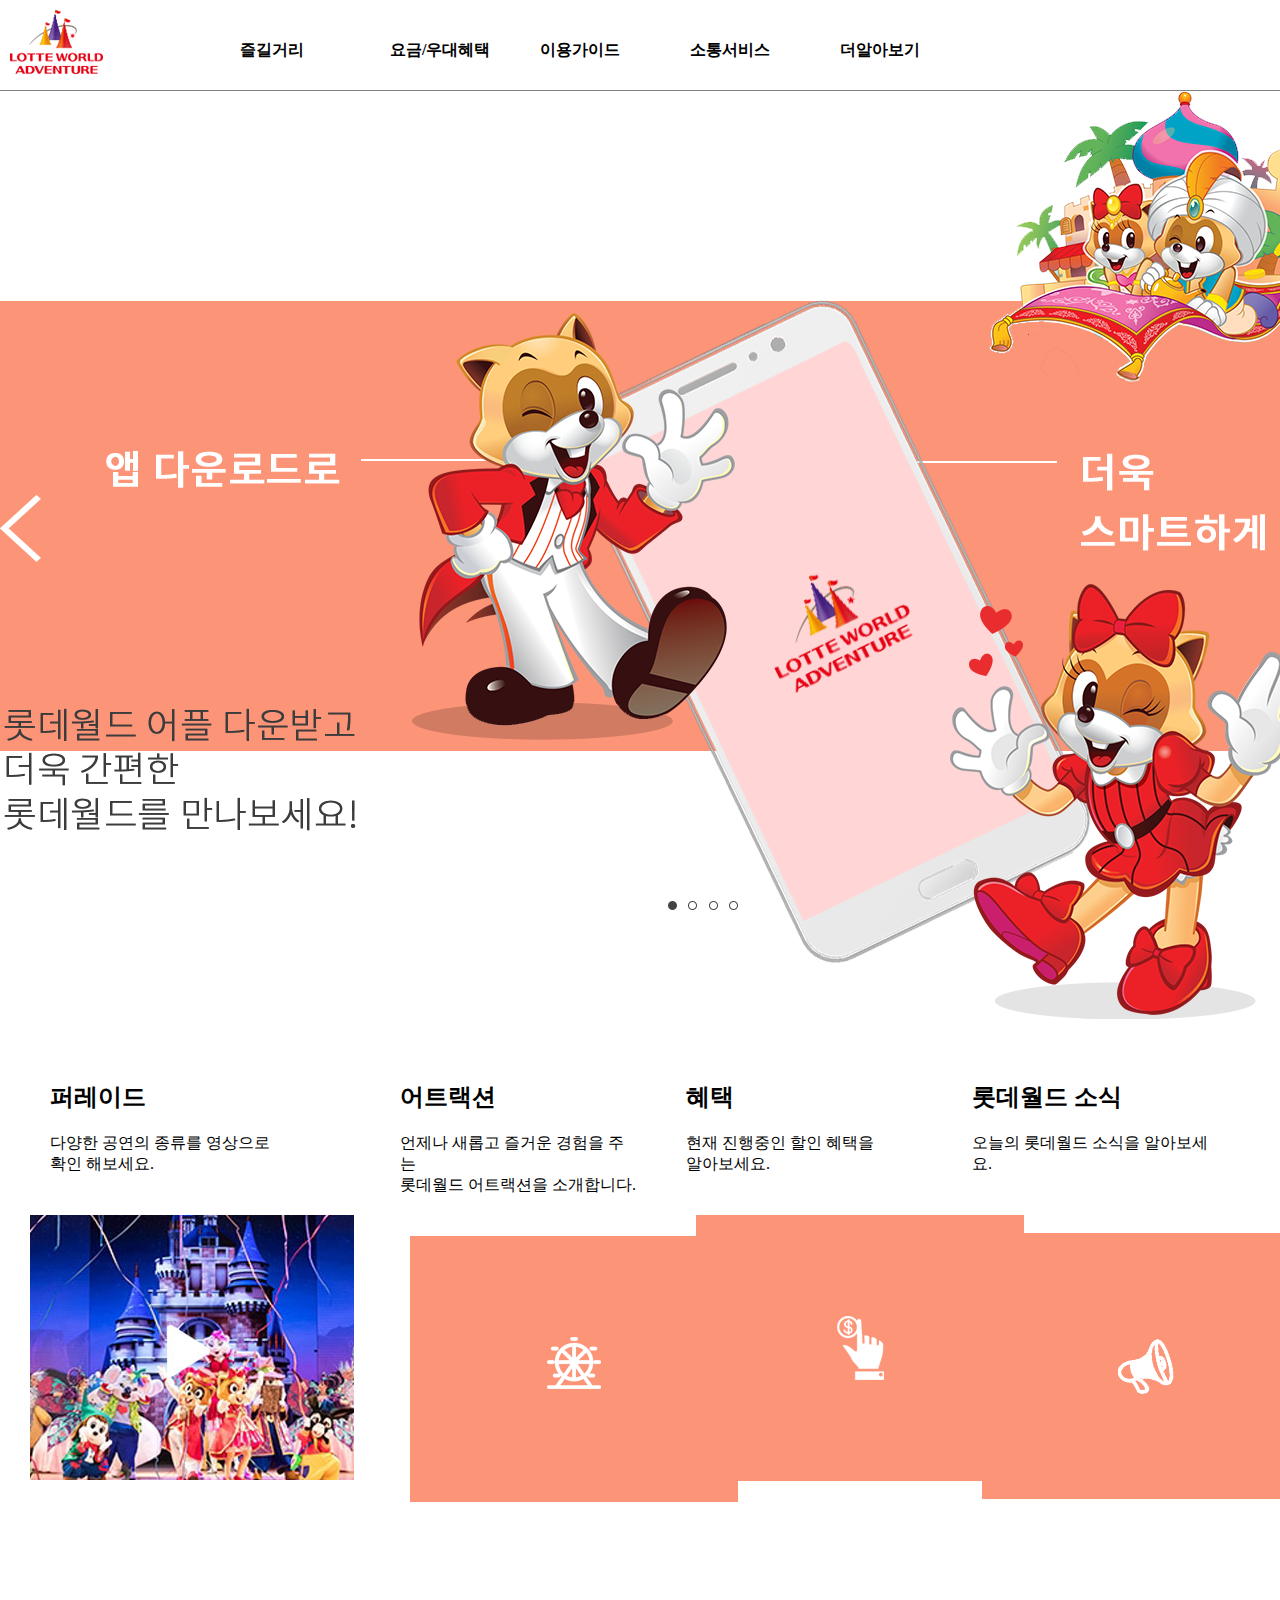
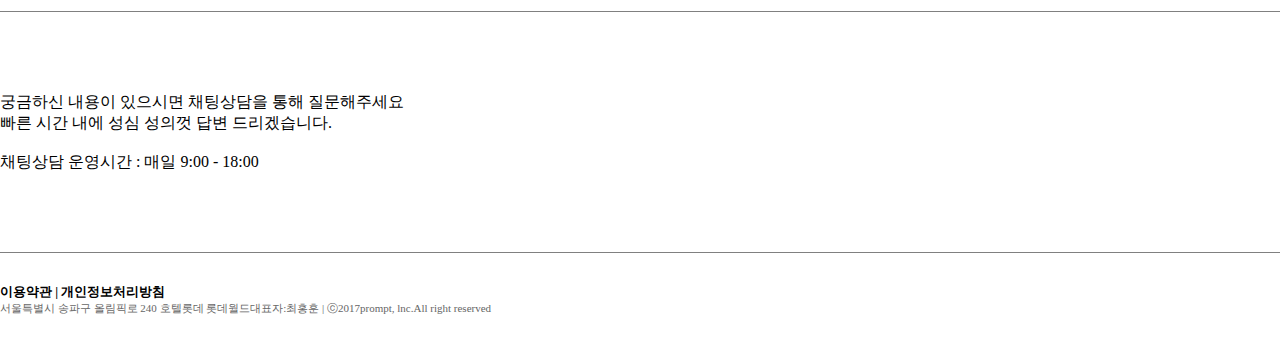
<file: project1/index.html>
<!DOCTYPE html>
<html lang="en">
<head>
    <meta charset="UTF-8">
    <meta http-equiv="X-UA-Compatible" content="IE=edge">
    <meta name="viewport" content="width=device-width, initial-scale=1.0">
    <title>롯데월드</title>
   <style text/css>
   /* 공통 */
*{padding: 0; margin: 0;}
li{list-style: none;}
.inner{width: 1600px; margin: 0 auto;}
.clear{clear: both;}

/* 헤더 */
.header{width: 100%; height: 90px;
border-bottom: 1px solid gray ;}
.logo{width: 27px; height: 30px; float: left; padding: 10px;}
.top_banner{float: right; font-weight: bold; padding-top: 20px;}
.menu{position: absolute; width: 800px; left: 0; right: 0; margin: 0 auto;}
.menu>li{width: 150px; float: left; font-weight: bold; padding-top: 40px;}
.one{width: 50px; height: 50px; background-color: #fc9478; display: inline-block; border-radius: 50%; line-height: 60px; text-align: center; }

/* 메인 */
.mainimg{width: 100%; height: 890px; position: relative;}
.main_bg{width: 100%; height: 450px; background-color: #fc9478; position: absolute; top: 210px; } 
.main_img{width:1388px;  height: 980px; background-image: url(../project1/images/mainimg.png); position: absolute;  left: 0; right:100px; margin: 0 auto; background-repeat: no-repeat; }

/* 콘텐츠 */
.box1{width: 100%; height: 530px; padding-top: 100px;}
.box1_img{margin-right: 95px;}


.list{width: 20%; float: left; margin-left: 30px;}

.list>h2{padding-bottom: 20px; margin-left: 20px;}
.list>p{padding-bottom: 40px; margin-left: 20px}
.line{width: 326px; height: 164px; border: 1px solid #fc9478; text-align: center;  margin-left: 40px; background-color: #fc9478; margin-left: 30px; padding-top: 100px;} 

.box2{width: 100%; height: 240px; border-top: 1px solid gray;
border-bottom: 1px solid gray;}
.box_text{float: left;padding-top: 80px; }
.box_img{float: right; padding-top: 10px;}

/* 풋터 */
.footer{width: 100%; height: 100px;}
.footer_info{float: left; font-size: 11px; color: #666; padding-top: 30px;}
.footer_info>span{font-size: 13px; font-weight: bold; color: #000; padding-top: 100px;}
.footer_btn{float: right; padding-top: 35px;}
.footer_btn>li{border: 1px solid #fc9478; text-align: center; float: left; width: 80px; height: 30px; line-height: 30px; margin-left: 7px;}
.border_none{border: none !important;}
.border_none>select{border: 1px solid gray; width: 80px; height: 30px; text-align: center;}
</style>
</head>
<body>
    <div class="wrap">
        <div class="header">
            <div class="inner">
                <div class="logo"><img src="images/logo.png" alt="로고"></div><ul class="menu">
                    <li>즐길거리</li>
                    <li>요금/우대혜택</li>
                    <li>이용가이드</li>
                    <li>소통서비스</li>
                    <li>더알아보기</li>
                </ul>
                <div class="top_banner">
                    <span>예매하기</span><span class="one"><img src="images/top_icon.png" alt="예매하기"></span>
                </div>
                <div class="clear"></div> 
        
            </div>
          
        </div>
    </div>
    <div class="mainimg">
        <div class="main_bg"></div>
        <div class="main_img"></div>
      
         
           </div>
    <div class="contents">
        <div class="box1">
            <div class="inner">
                <div class="list"><h2>퍼레이드</h2>
                <p>다양한 공연의 종류를 영상으로<br>확인 해보세요.</p>
                <div class="box1_img"><img src="images/contents_img.jpg" alt="퍼레이드 영상"></div></div>
            </div>
            <div class="list">
                <h2>어트랙션</h2>
                <p>언제나 새롭고 즐거운 경험을 주는<br>롯데월드 어트랙션을 소개합니다.</p>
                <div class="line"><img src="images/contents_icon1.png" alt="어트랙션"></div>

            </div>
            <div class="list">
                <h2>혜택</h2>
                <p>현재 진행중인 할인 혜택을<br>알아보세요.</p>
                <div class="line"><img src="images/contents_icon2.png" alt="혜택"></div>
            </div>
            <div class="list">
                <h2>롯데월드 소식</h2>
                <p>오늘의 롯데월드 소식을 알아보세요.<br><br></p>
                <div class="line"><img src="images/contents_icon3.png" alt="소식 바로가기"></div>
            </div>
            <div class="clear"></div>
        </div>
    <div class="box2">
        <div class="inner">
            <p class="box_text">궁금하신 내용이 있으시면 채팅상담을 통해 질문해주세요<br>
            빠른 시간 내에 성심 성의껏 답변 드리겠습니다.<br><br>
        채팅상담 운영시간 : 매일 9:00 - 18:00</p>
        <div class="box_img"><img src="images/contents_img2.png" alt="문의하기"></div><div class="clear"></div>
        </div>
    </div>
    <div class="footer">
        <div class="inner">
            <p class="footer_info">
                <span>이용약관 | 개인정보처리방침</span> <br>
                서울특별시 송파구 올림픽로 240 호텔롯데 롯데월드대표자:최홍훈 | ⓒ2017prompt, lnc.All right reserved
              </p>  
              <ul class="footer_btn">
                <li class="border_none">
                    <select>
                        <option>Korean</option>
                        <option>English</option>
                        <option>Japaness</option>
                    </select>
                    <li>iOS</li>
                    <li>Android</li>
                </li>
              </ul>
              <div class="clear"></div> 
          
        </div>
    </div>
</body>
</html>
</file>
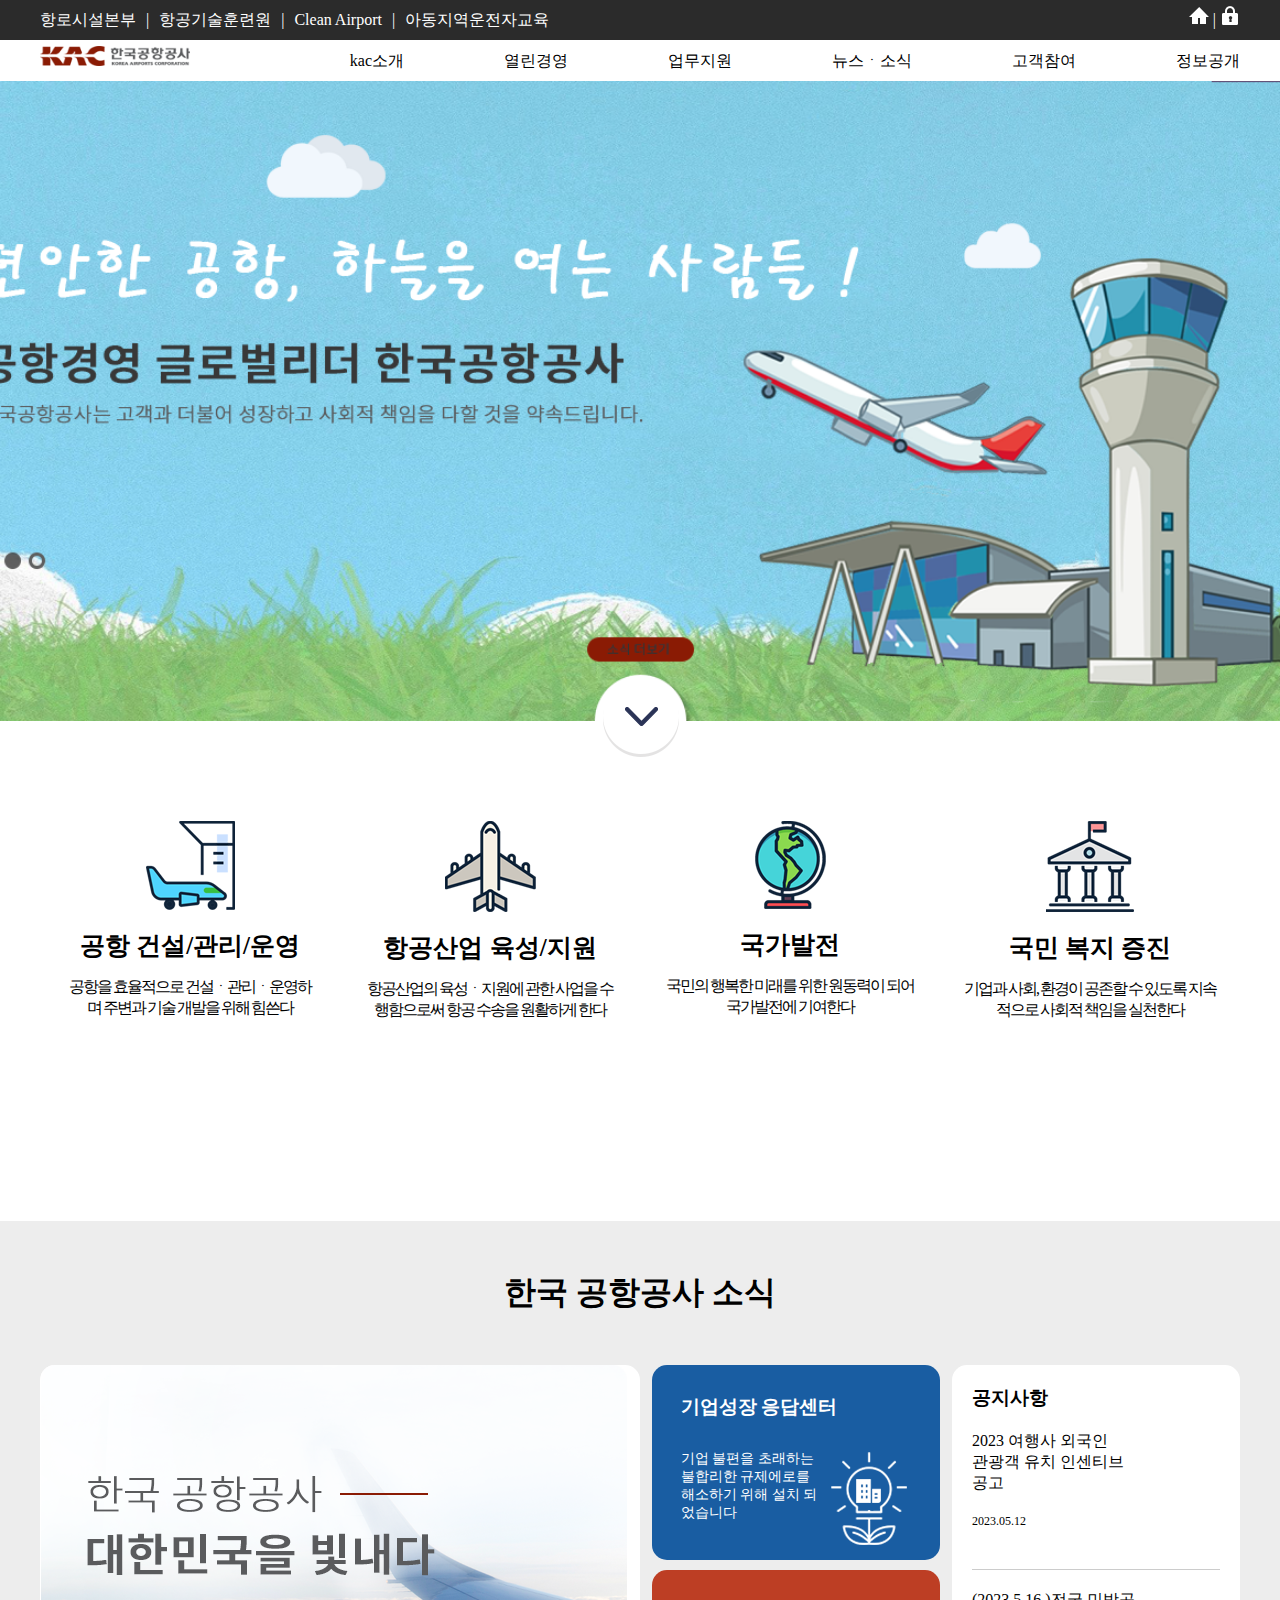
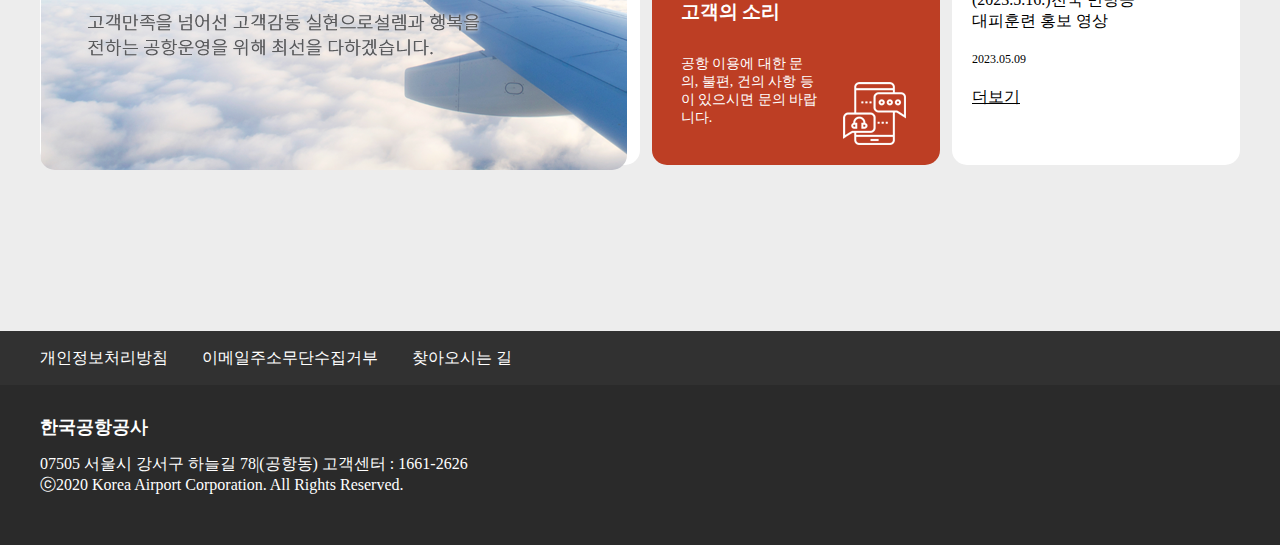
<file: project2/index.html>
<!DOCTYPE html>
<html lang="en">
<head>
    <meta charset="UTF-8">
    <meta http-equiv="X-UA-Compatible" content="IE=edge">
    <meta name="viewport" content="width=device-width, initial-scale=1.0">
    <title>한국공항공사</title>
<link href="css/style.css" type="text/css" rel="stylesheet">
</head>

<body>
    <div class="wrap">
        <div class="header">
            <div class="top_black">
                <div class="inner">
                    <ul class="black_left"><li>항로시설본부</li>
                        <li>항공기술훈련원</li>
                        <li>Clean Airport</li>
                        <li>아동지역운전자교육</li>
                        <div class="clear"></div>
                    </ul>
                    <div class="black_right">
                        <span><img src="img/gnb_home.png" alt="홈"></span>
                        <span>|</span>
                        <span><img src="img/gnb_login.png" alt="로그인"></span>
                    </div>
                    <div class="clear"></div>
                </div>  </div> 
            <div class="top_white">
                <div class="inner">
                    <div class="logo"><img src="img/logo.png" alt="로고"></div>
                    
                <ul class="menu">
                    <li>kac소개</li>
                    
                    <li>열린경영</li>
                    <li>업무지원</li>
                    <li>뉴스ㆍ소식</li>
                    <li>고객참여</li>
                    <li>정보공개 </li>
                    
                  
                    
                </ul>
               
                <div class="clear"></div>
                
            </div>  
        </div>
               
        </div>
       
        <div class="mainimg">
            <div class="down_btn"><img src="img/arrow_btn.png" alt="아래가기버튼"></div>
        </div>

        <div class="contents">
            <div class="box1">
                <div class="inner">
                    <div class="list"><img src="img/images_13.png" alt="공항 건설/관리/운영">
                    <h3>공항 건설/관리/운영</h3>
                <p>공항을 효율적으로 건설ㆍ관리ㆍ운영하며 주변과 기술 개발을 위해 힘쓴다</p></div>
                <div class="list">
                    <img src="img/contents_icon2.png " alt="항공산업 육성/지원"><h3>항공산업 육성/지원</h3><p>항공산업의 육성ㆍ지원에 관한 사업을 수행함으로써 항공 수송을 원활하게 한다</p>

                </div>
                <div class="list">
                    <img src="img/contents_icon3.png" alt="국가발전"><h3>국가발전</h3><p>국민의 행복한 미래를 위한 원동력이 되어 국가발전에 기여한다</p>
                </div>
                <div class="list"><img src="img/contents_icon4.png" alt="국민 복지 증진"><h3>국민 복지 증진</h3><p>기업과 사회, 환경이 공존할 수 있도록 지속적으로 사회적 책임을 실천한다</p></div>
                <div class="clear"></div>
                </div>
            </div>
            <div class="box2">
                <div class="inner">
                    <h1>한국 공항공사 소식</h1>
                    <div class="box2_set">
                        <div class="set_left"><img src="img/contents_img.png" alt="대한민국을 빛내다"> </div>
                        <div class="set_cen"><div class="blue"><div><h3>기업성장 응답센터</h3><p>기업 불편을 초래하는 불합리한 규제에로를 해소하기 위해 설치 되었습니다</p> </div></div>
                        <div class="red">
                            <div>
                                <h3>고객의 소리</h3><p>공항 이용에 대한 문의, 불편, 건의 사항 등이 있으시면 문의 바랍니다.</p>
                            </div>
                        </div>
                        <div class="clear"></div>
                    </div></div>
                  <div class="set_right"><div><h3>공지사항</h3>
                    <p>2023 여행사 외국인<br>관광객 유치 인센티브<br>공고</p><p class="date">2023.05.12</p><div class="line"></div>
                <p>(2023.5.16.)전국 민방공<br>대피훈련 홍보 영상</p><p class="date">2023.05.09</p><p class="more">더보기</p> </div>                  
                    <div class="clear"></div>
                </div>
            </div>
        </div>
                </div>
        <div class="footer
        ">
    <div class="footer_top">
        <div class="inner">
            <p>
                <span>개인정보처리방침</span>
            <span>이메일주소무단수집거부
            </span><span>찾아오시는 길</span>
            </p>
        </div>
    </div> 
<div class="footer_bottom">
    <div class="inner">
        <p>한국공항공사</p>
        <p>07505 서울시 강서구 하늘길 78|(공항동) 고객센터 : 1661-2626<br>
        ⓒ2020 Korea Airport Corporation. All Rights Reserved.</p>
    </div>
</div> </div>
    </div>
</body>
</html>
</file>
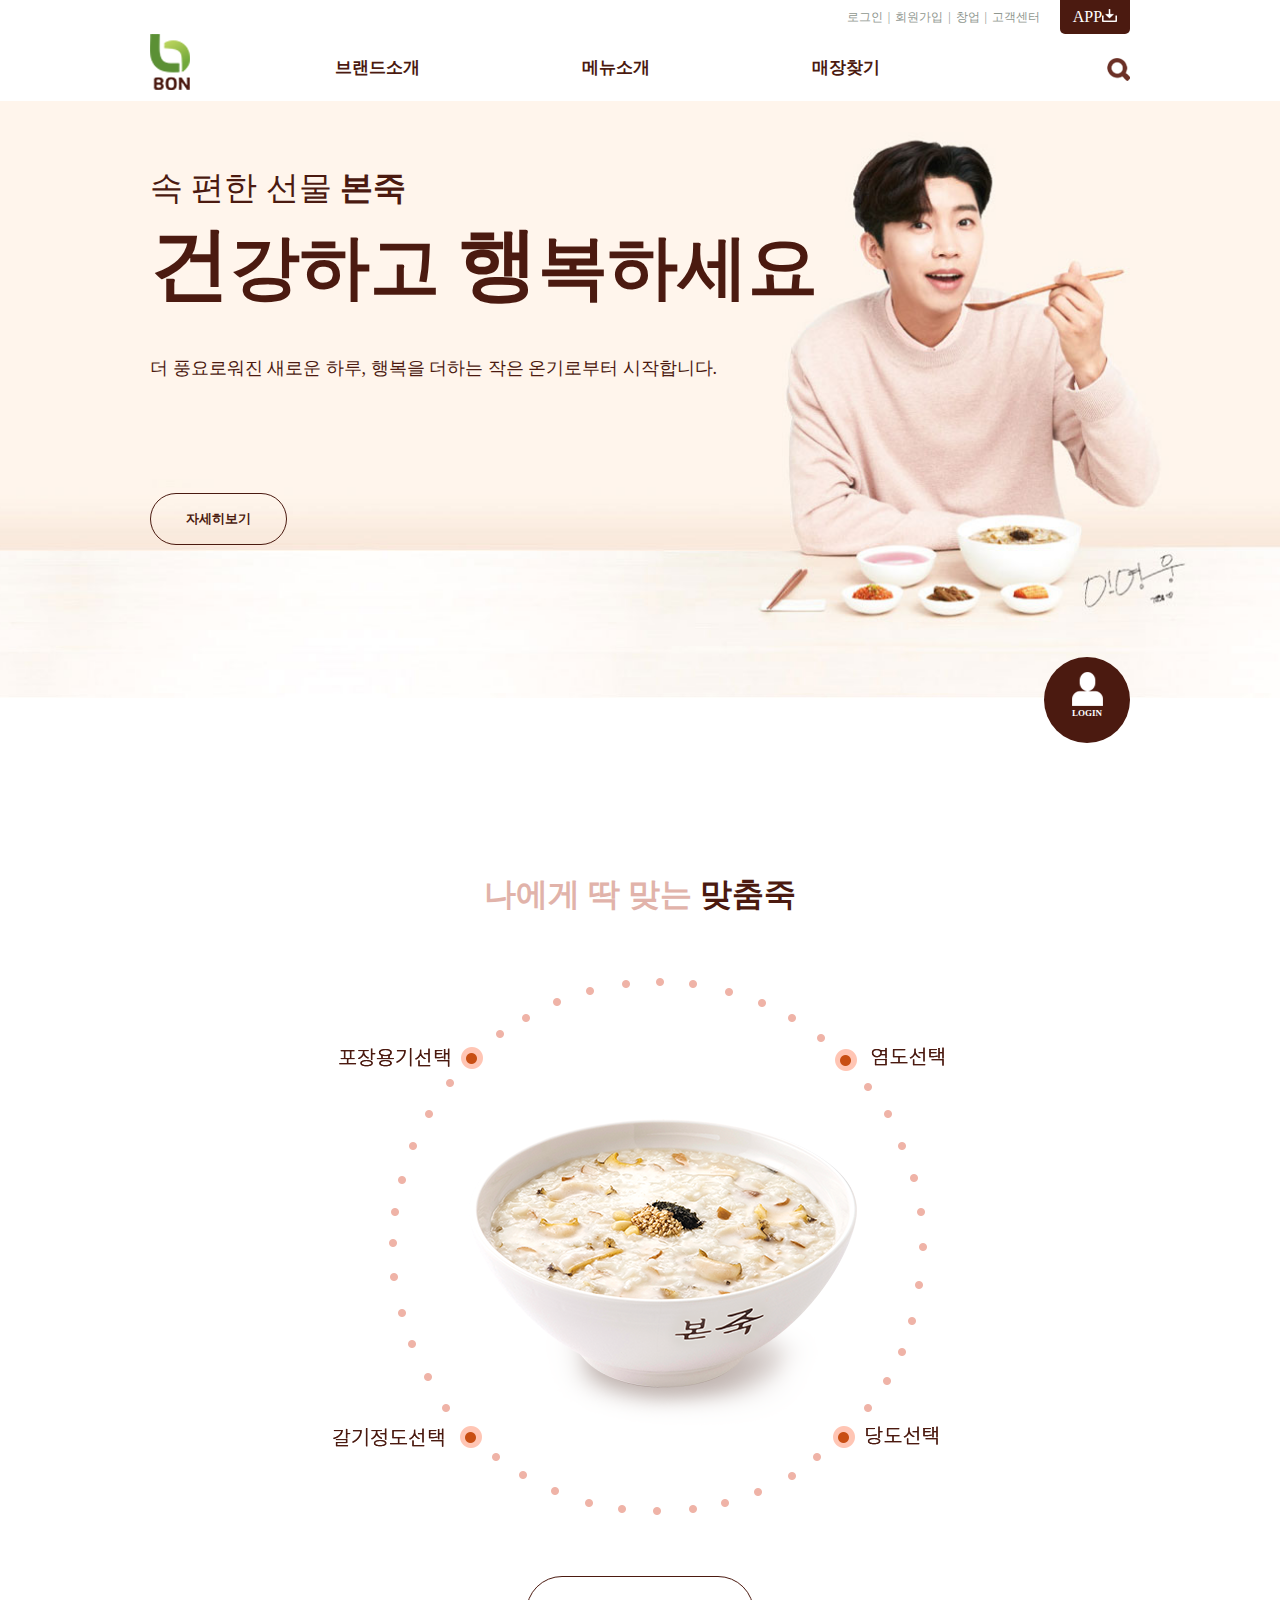
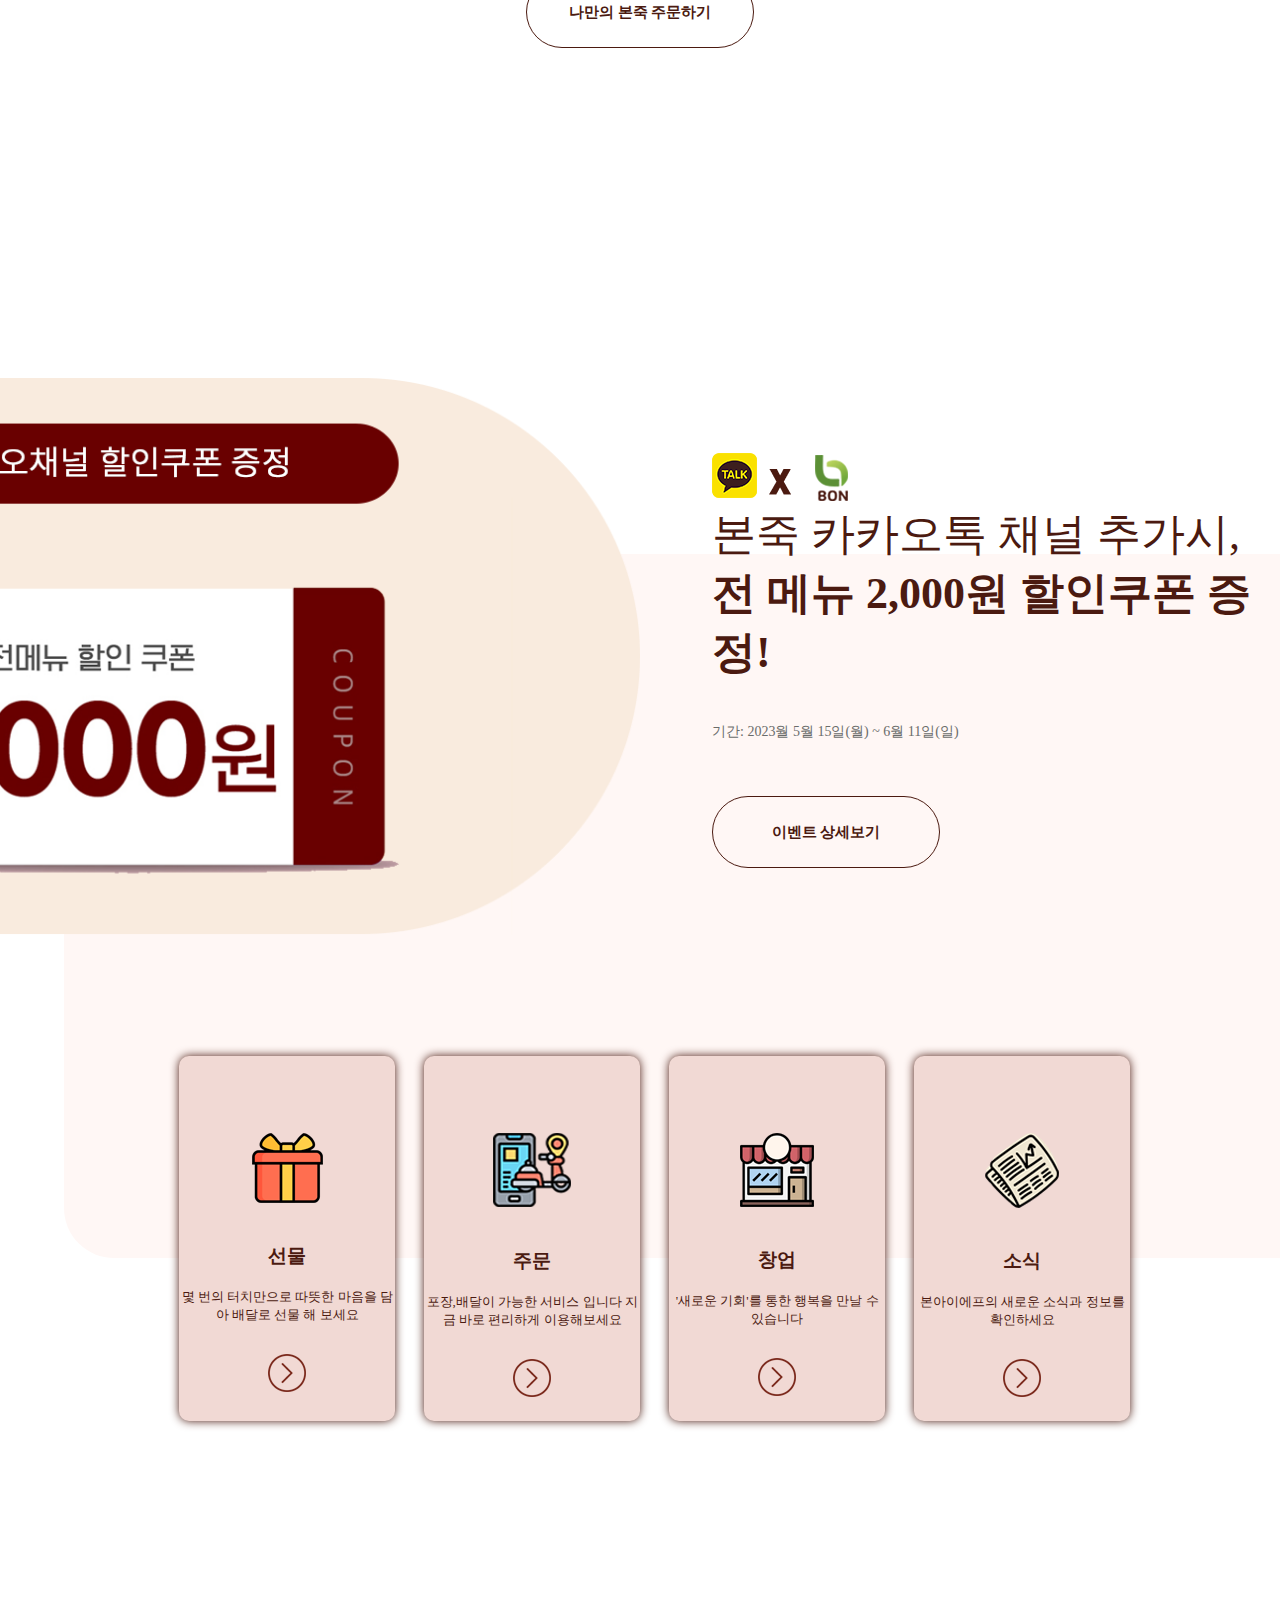
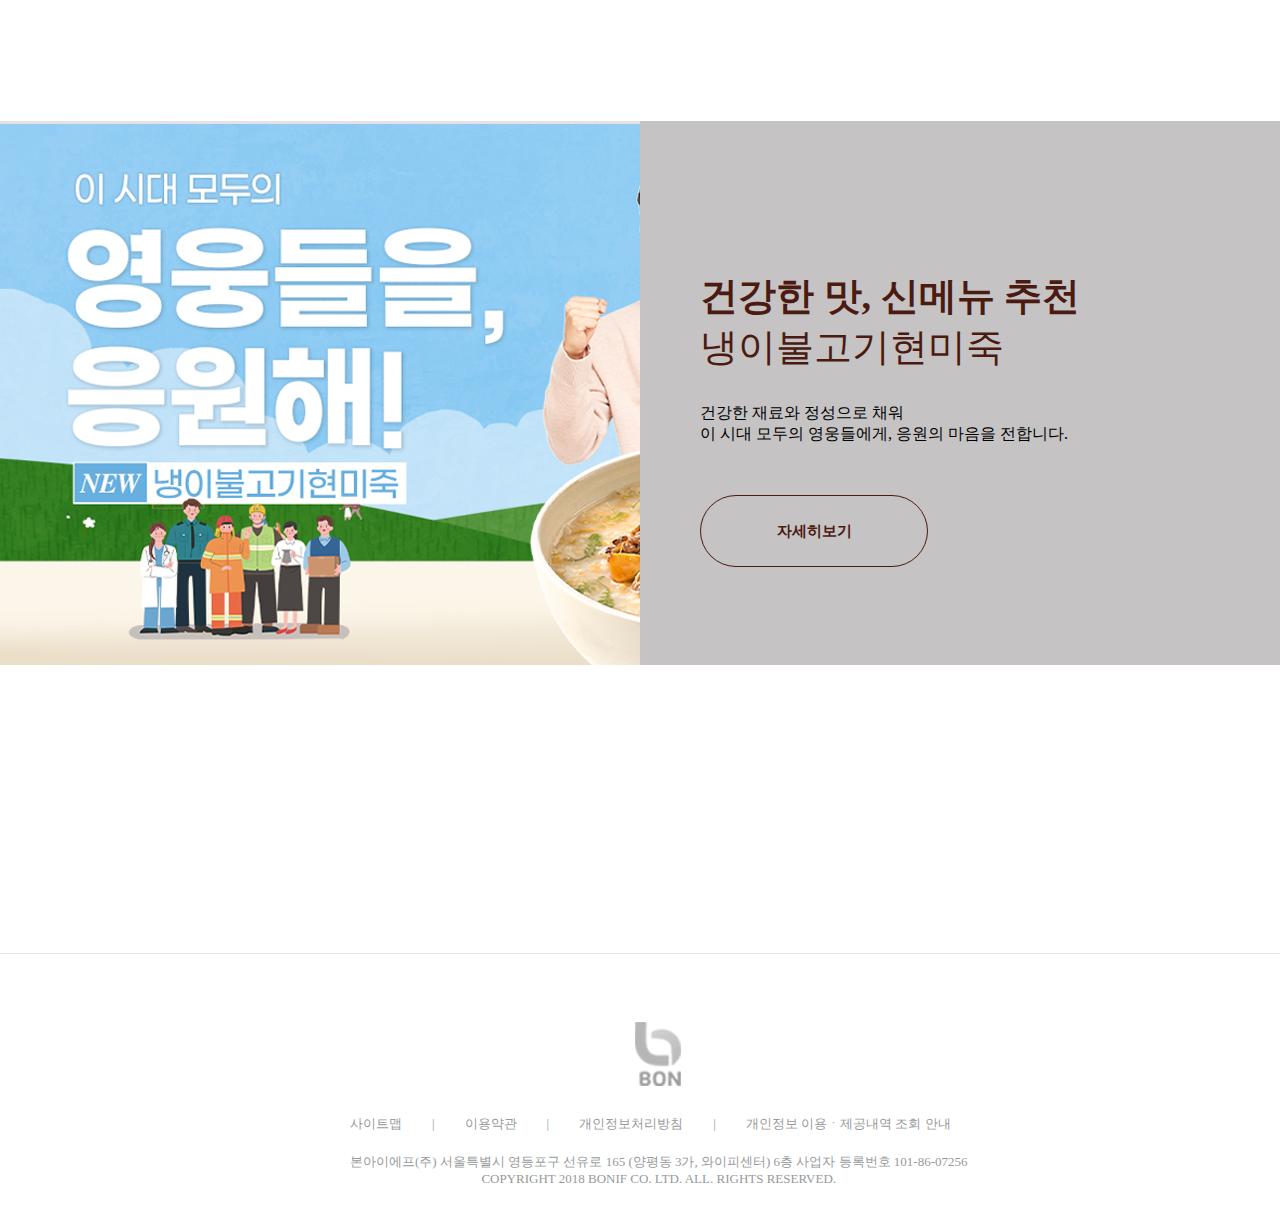
<file: project3/index.html>
<!DOCTYPE html>
<html lang="en">

<head>
    <meta charset="UTF-8">
    <meta http-equiv="X-UA-Compatible" content="IE=edge">
    <meta name="viewport" content="width=device-width, initial-scale=1.0">
    <title>본죽</title>
    <link href="css/style.css" type="text/css" rel="stylesheet">
</head>

<body>
    <div class="wrap">
        <div class="header">
            <div class="top_header">
                <div class="inner">
                    <div>
                        <ul>
                            <li>로그인</li>
                            <li>회원가입</li>
                            <li>창업</li>
                            <li>고객센터</li>
                            <div class="clear"></div>
                        </ul>
                        <div class="app">
                            APP<span><img src="img/download.png" alt="다운로드"> </span>
                        </div>
                        <div class="clear"></div>
                    </div>
                </div>
            </div>
            <div class="bottom_header">
                <div class="inner">
                    <div class="logo">
                        <img src="img/logo.png" alt="로고">
                    </div>
                    <ul class="menu">
                        <li>브랜드소개</li>
                        <li>메뉴소개</li>
                        <li>매장찾기</li>

                        <div class="clear"></div>
                    </ul>
                    <div class="search"><img src="img/serch.png" alt="검색"> </div>
                    <div class="clear"></div>
                </div>
            </div>

        </div>
        <div class="mainimg">
            <div class="inner">
                <div class="main_text">
                    <h3>속 편한 선물 <span>본죽</span></h3>
                    <h1><span>건</span>강하고 <span>행</span>복하세요</h1>
                    <p>더 풍요로워진 새로운 하루, 행복을 더하는 작은 온기로부터 시작합니다.</p>
                    <div class="btn1">자세히보기</div>
                </div>
                <div class="login_btn"><img src="img/login.png" alt="로그인"><br>LOGIN</div>

            </div>

        </div>
        <div class="contents">
            <div class="box1">
                <div class="inner">
                    <h1>나에게 딱 맞는 <span>맞춤죽</span></h1>
                    <div class="btn2"><span>나만의 본죽 주문하기</span>
                    </div>
                </div>
            </div>
            <div class="box2">
                <div class="box2_bg"></div>
                <div class="box2_img">
                    <div class="box2_left"></div>
                    <div class="box2_right">
                        <div class="box2_text">
                            <img src="img/contents_logo.png" alt="로고">
                            <h1>본죽 카카오톡 채널 추가시,<br>
                                <span>전 메뉴 2,000원 할인쿠폰 증정!</span>
                            </h1>
                            <p>기간: 2023월 5월 15일(월) ~ 6월 11일(일)</p>
                            <div class="btn2"><span>이벤트 상세보기</span></div>

                        </div>
                    </div>
                    <div class="clear"></div>
                </div>
                <div class="inner">
                    <div class="card">
                        <img src="img/card1.png" alt="선물">
                        <h4>선물</h4>
                        <p>몇 번의 터치만으로 따뜻한 마음을 담아 배달로 선물 해 보세요</p>
                        <img src="img/go.png" alt="버튼">
                    </div>
                    <div class="card">
                        <img src="img/card2.png" alt="주문">
                        <h4>주문</h4>
                        <p>포장,배달이 가능한 서비스 입니다 지금 바로 편리하게 이용해보세요</p>
                        <img src="img/go.png" alt="버튼">
                    </div>
                    <div class="card">
                        <img src="img/card3.png" alt="창업">
                        <h4>창업</h4>
                        <p>'새로운 기회'를 통한 행복을 만날 수 있습니다</p>
                        <img src="img/go.png" alt="버튼">
                    </div>
                    <div class="card">
                        <img src="img/card4.png" alt="소식">
                        <h4>소식</h4>
                        <p>본아이에프의 새로운 소식과 정보를 확인하세요</p>
                        <img src="img/go.png" alt="버튼">
                    </div>
                    <div class="clear"></div>
                </div>
            </div>
            <div class="box3">

                <div class="inner">
                    <div>
                        <div class="box3_left"><img src="img/본죽-웹시안_45.png" alt="냉이불고기현미죽">
                            <div class="clear"></div>
                        </div>

                        <div class="box3_right">
                            <h4>건강한 맛, 신메뉴 추천<br>
                                <span>냉이불고기현미죽</span>
                            </h4>
                            <p>건강한 재료와 정성으로 채워<br>
                                이 시대 모두의 영웅들에게, 응원의 마음을 전합니다. </p>
                            <div class="btn3"><span>자세히보기</span></div>
                            <div class="clear"></div>
                        </div>
                    </div>
                </div>
            </div>
        </div>

        <div class="footer">
            <div class="inner">
                <div class="copyright">
                    <img src="img/footer_logo.png" alt="로고">
                    <ul>
                        <li>사이트맵</li>
                        <li>이용약관</li>
                        <li>개인정보처리방침</li>
                        <li>개인정보 이용ㆍ제공내역 조회 안내</li>
                        <div class="clear"></div>
                    </ul>
                    <p>본아이에프(주) 서울특별시 영등포구 선유로 165 (양평동 3가, 와이피센터) 6층 사업자 등록번호 101-86-07256<br>
                        COPYRIGHT 2018 BONIF CO. LTD. ALL. RIGHTS RESERVED.</p>
                </div>
            </div>
        </div>
    </div>


</body>

</html>
</file>
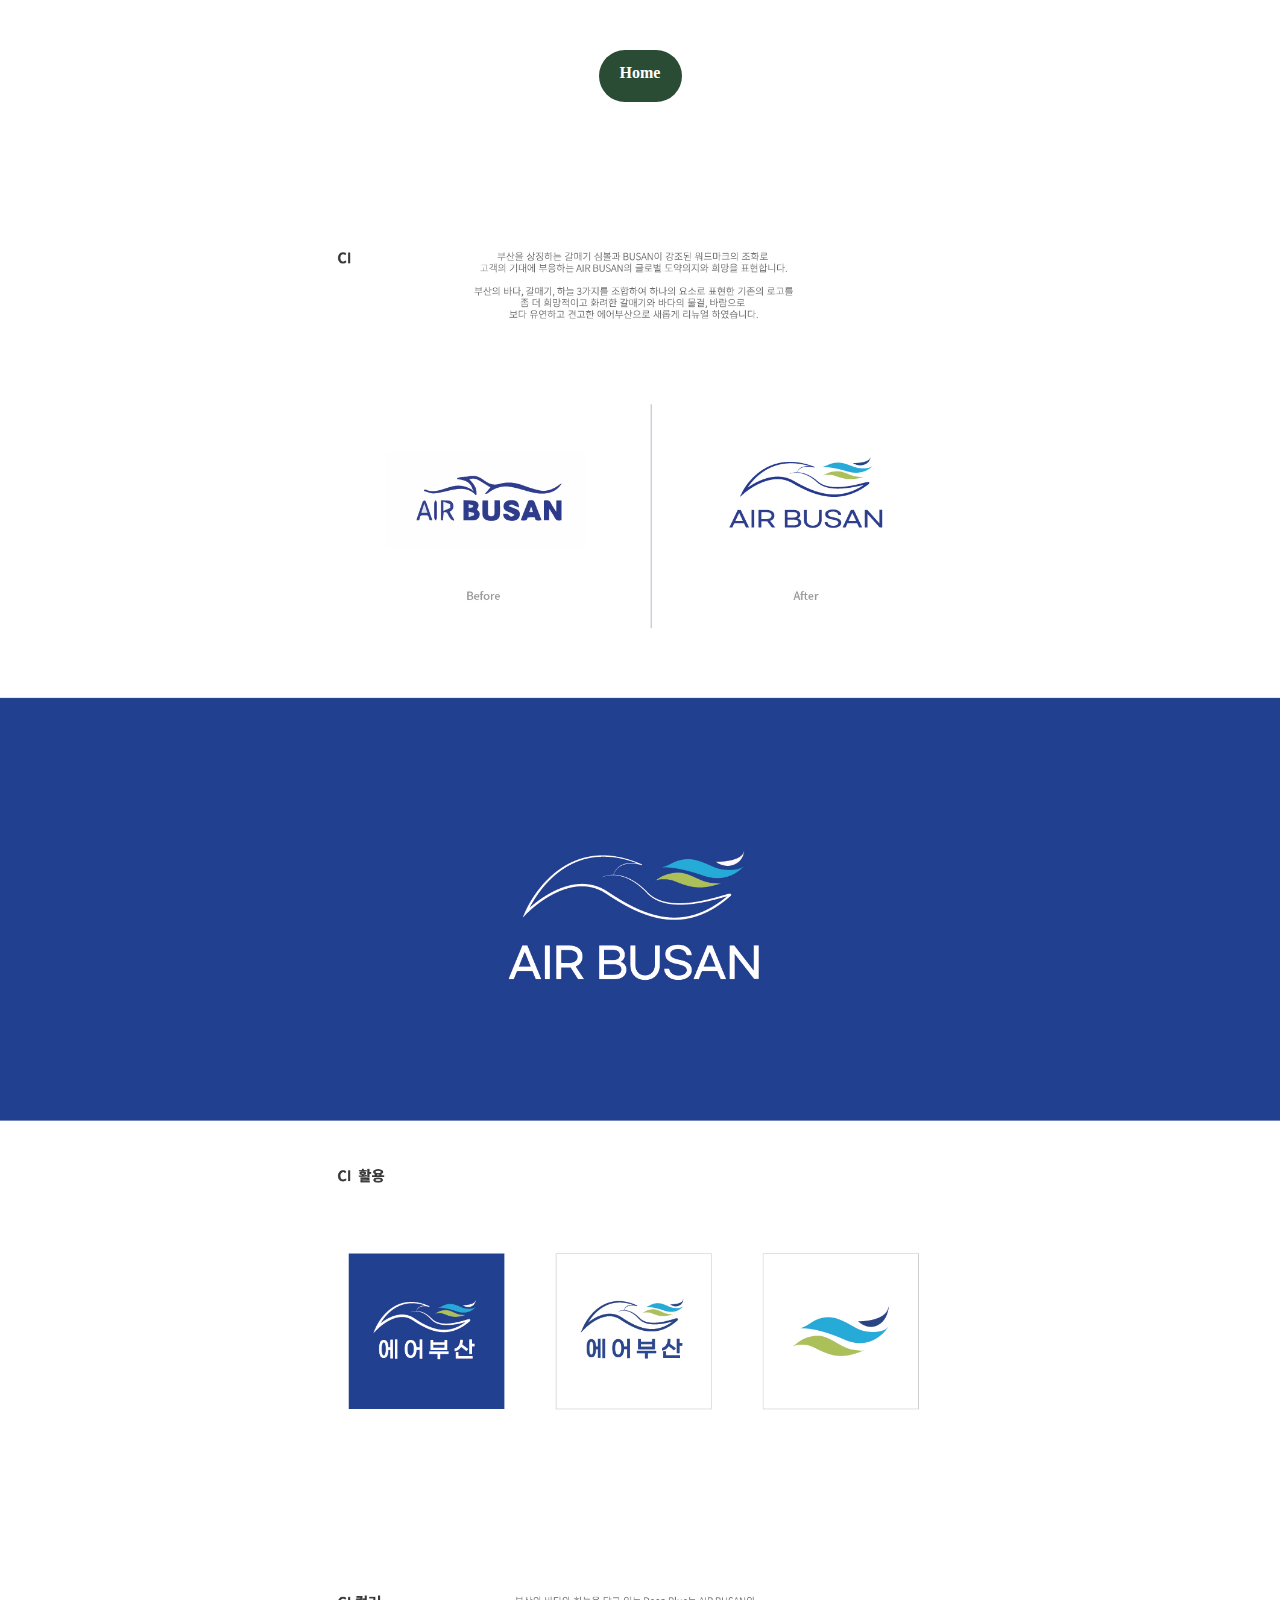
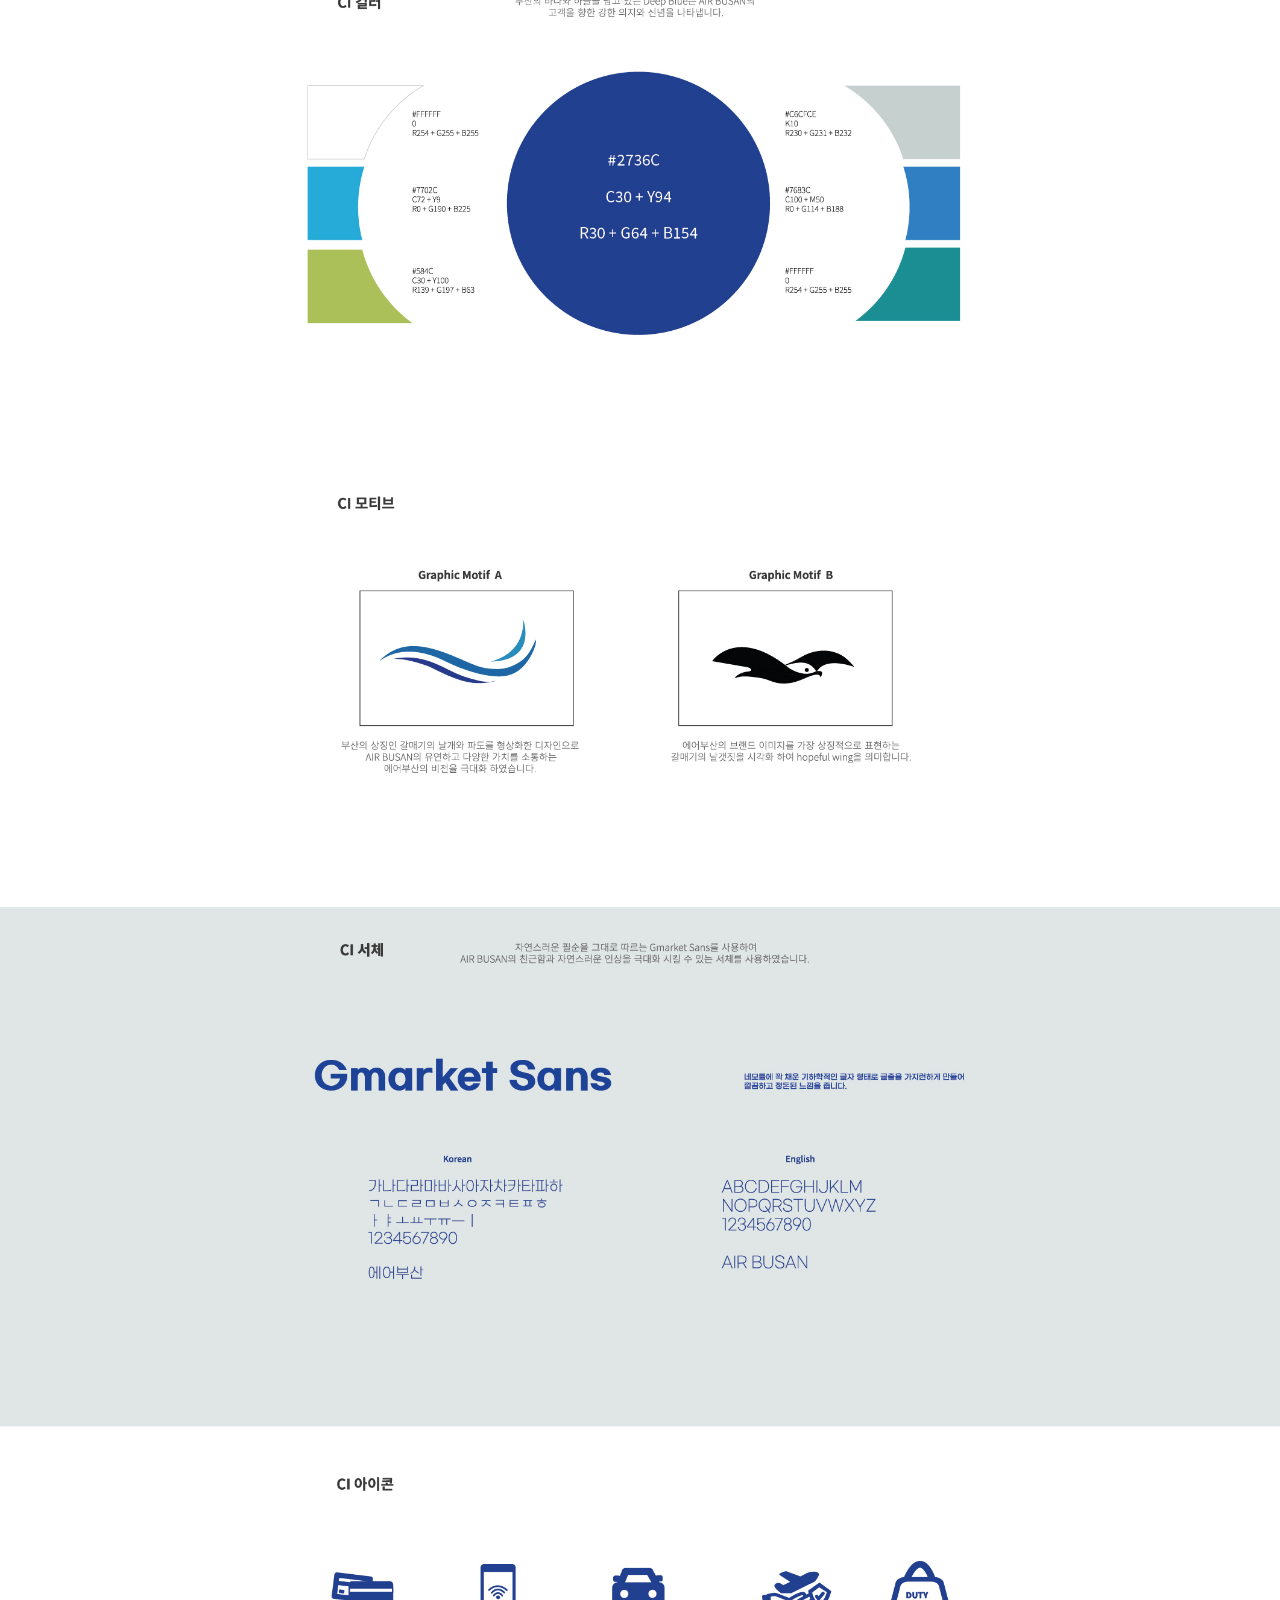
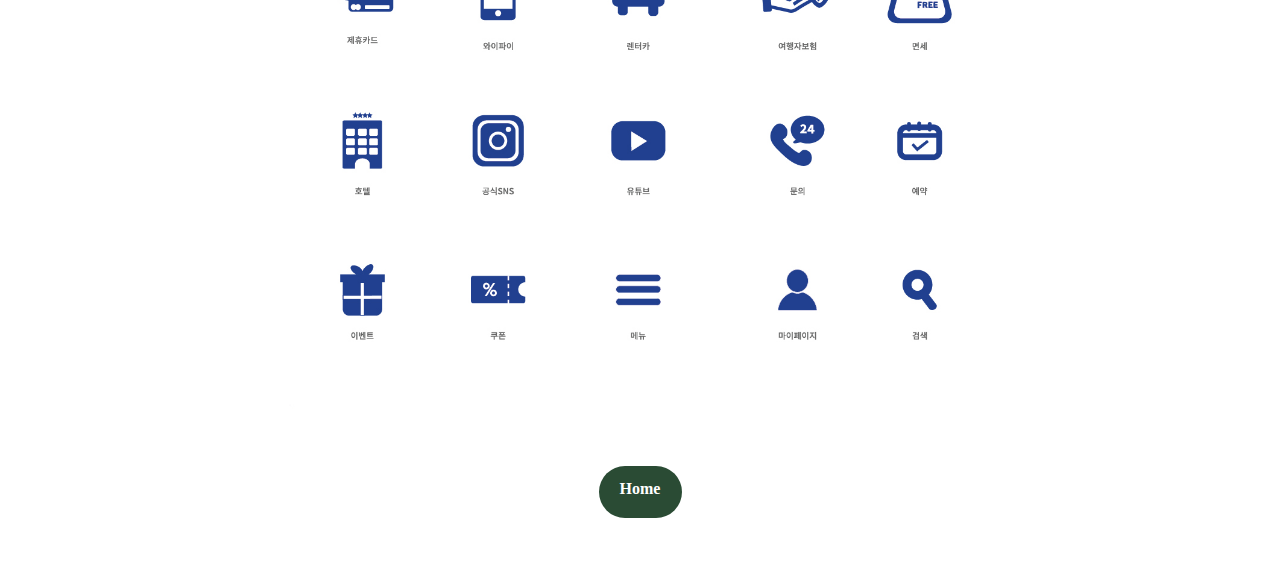
<file: airbusan.html>
<!DOCTYPE html>
<html lang="en">
<head>
    <meta charset="UTF-8">
    <meta name="viewport" content="width=device-width, initial-scale=1.0">
    <title>Air Busan</title>
    <style>
        *{padding: 0;margin: 0;}
        body{padding-top: 50px; padding-bottom: 50px;}
        img{width: 100%; padding-top: 150px;}
        a{text-decoration: none;}
        .comit {
   
    text-align: center;

    font-weight: bold;
    color: #fff;
    background-color: #2a4b34;
    width: 83px;
    height: 52px;
    display: block;
    margin: 0 auto;
    border-radius: 50px;
    line-height: 46px;
        }
    </style>
</head>
<body>
    <a href="index.html#bici"><div class="comit">Home</div></a>
    <img src="images/airbusan_cibi.jpg">
    <a href="index.html"><div class="comit">Home</div></a>
</body>
</html>
</file>
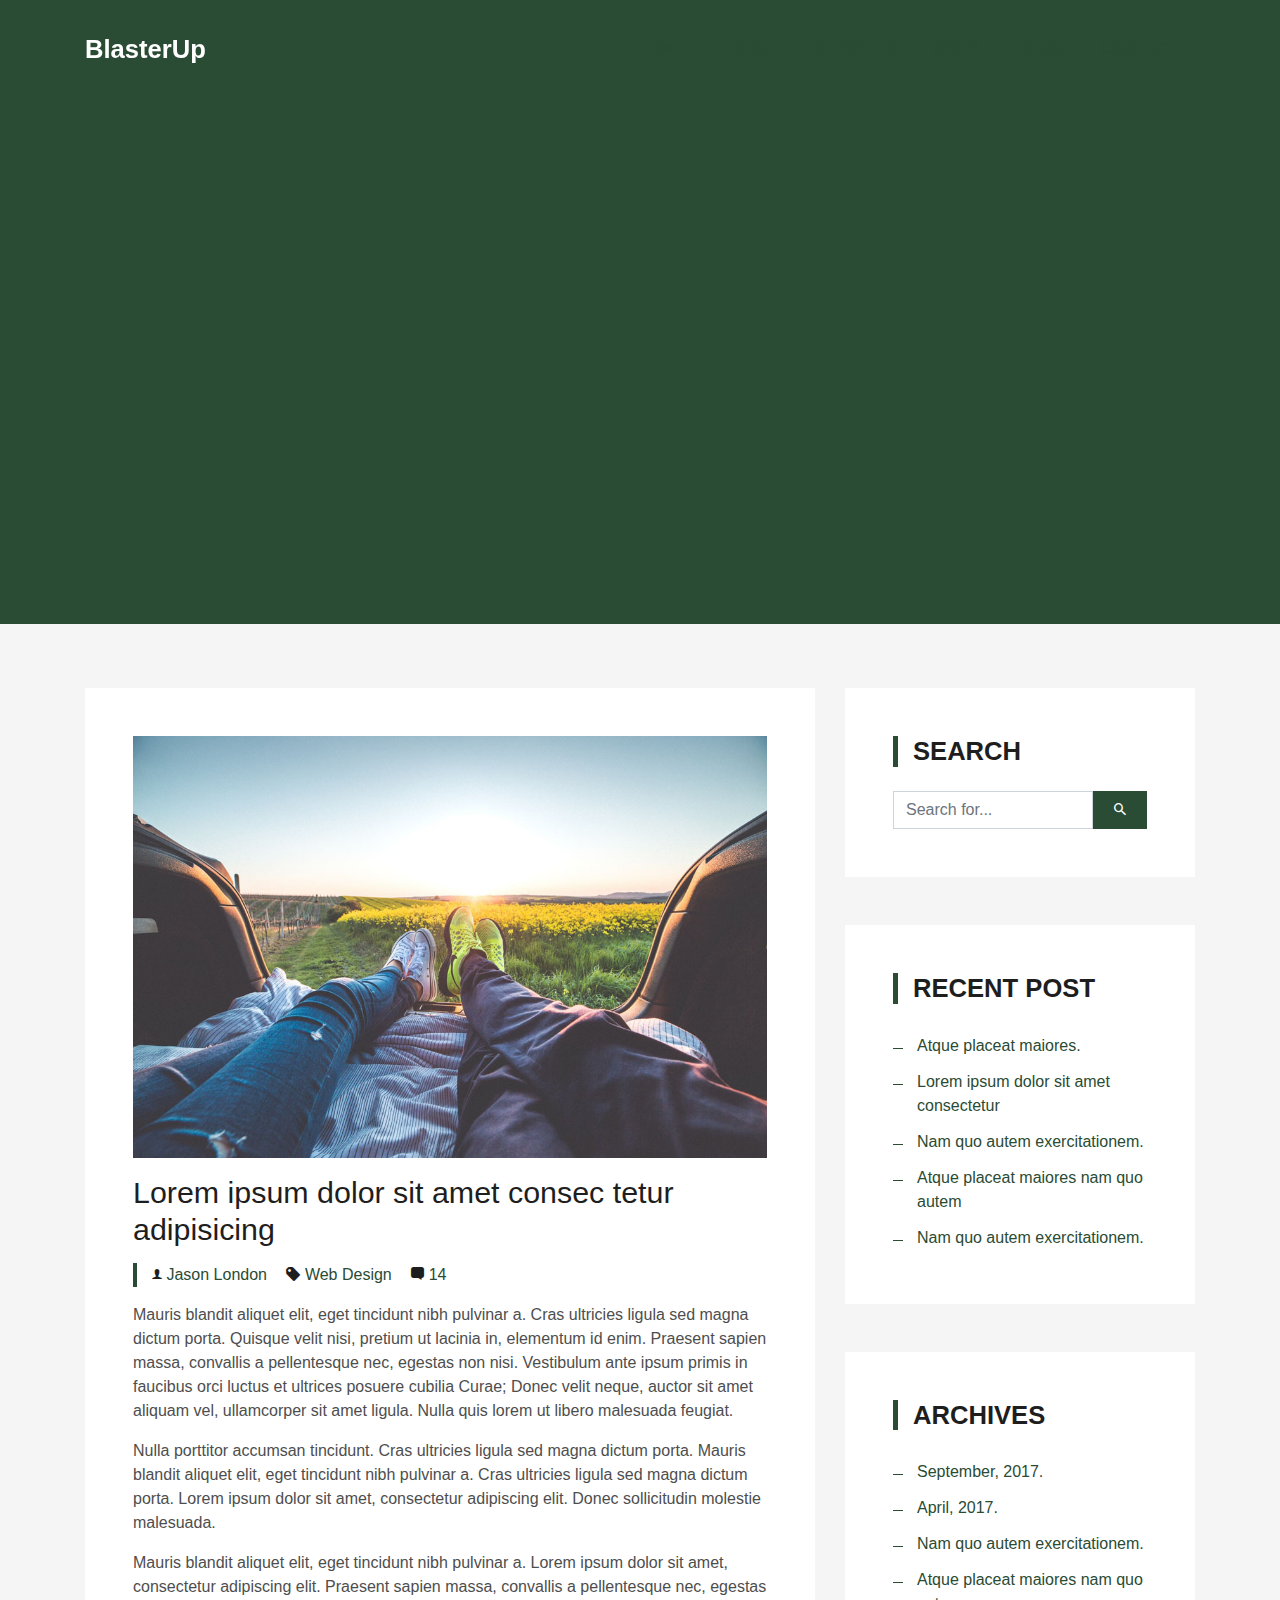
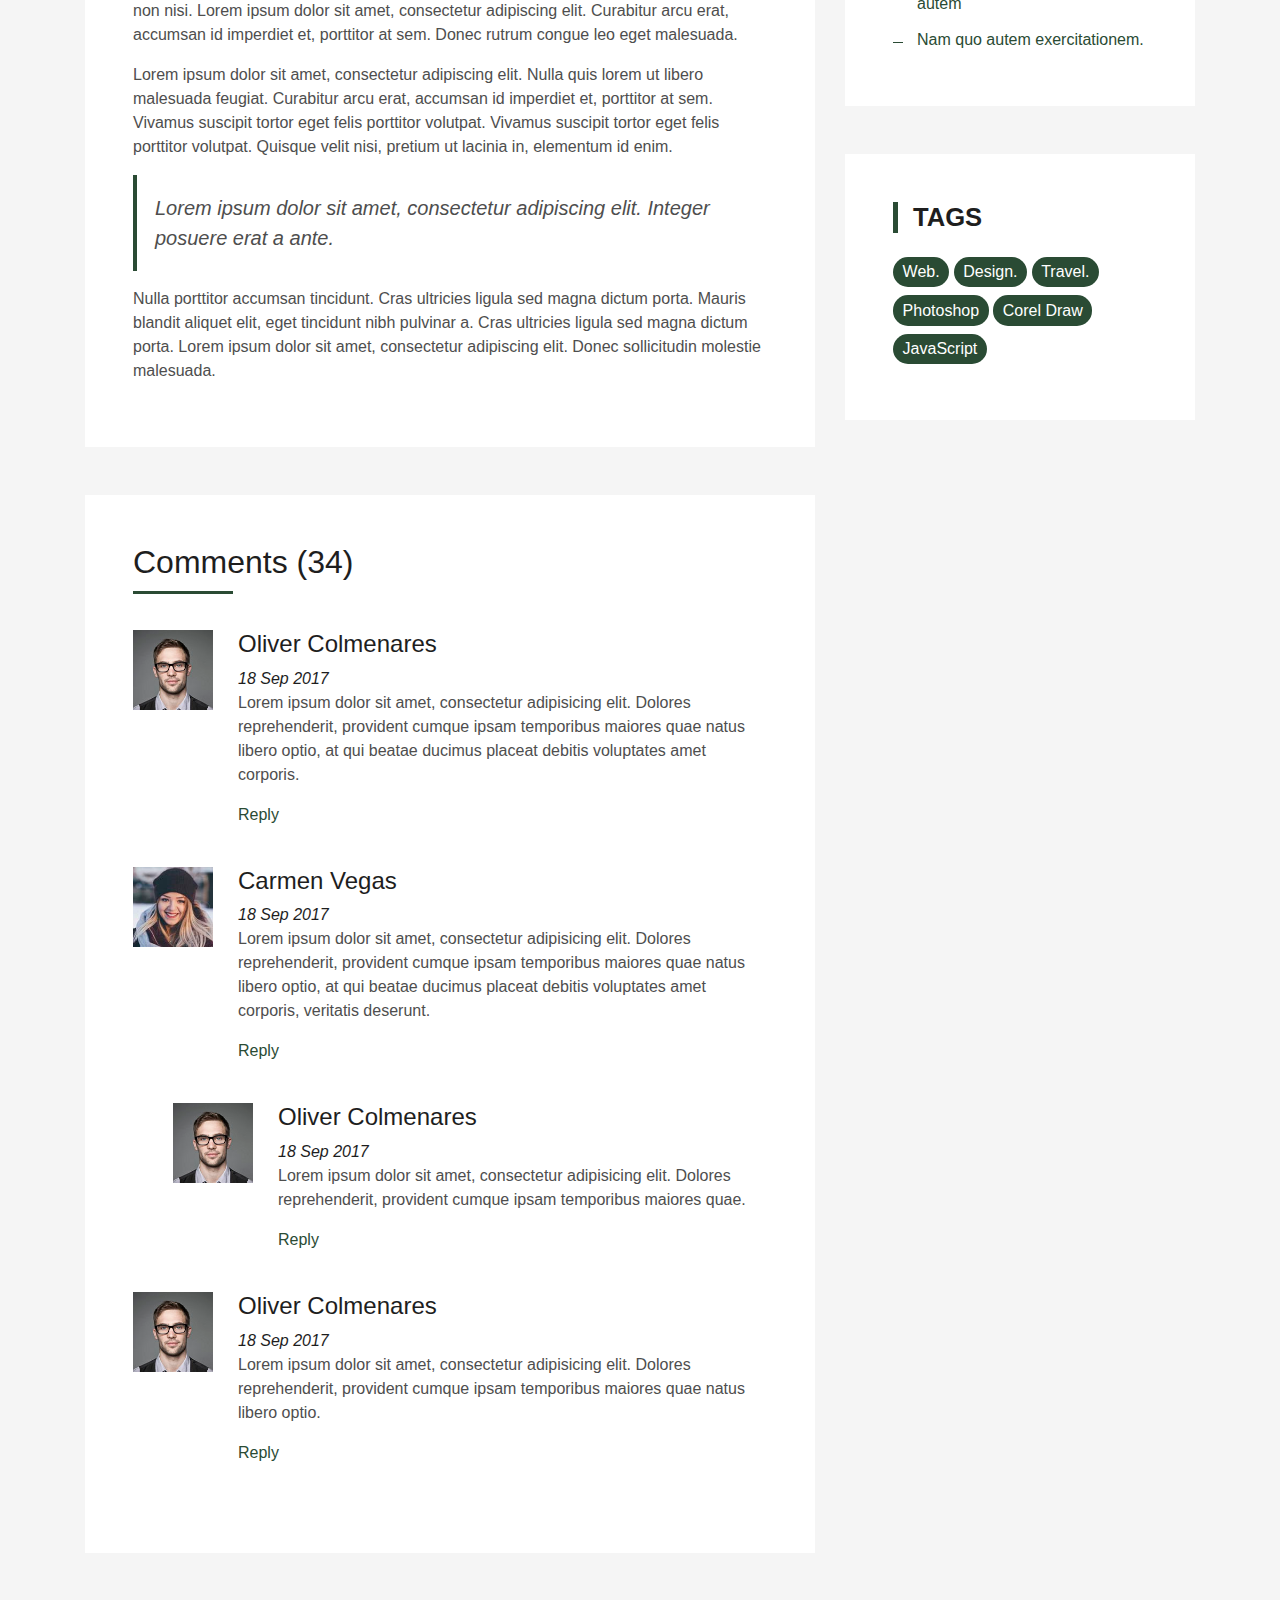
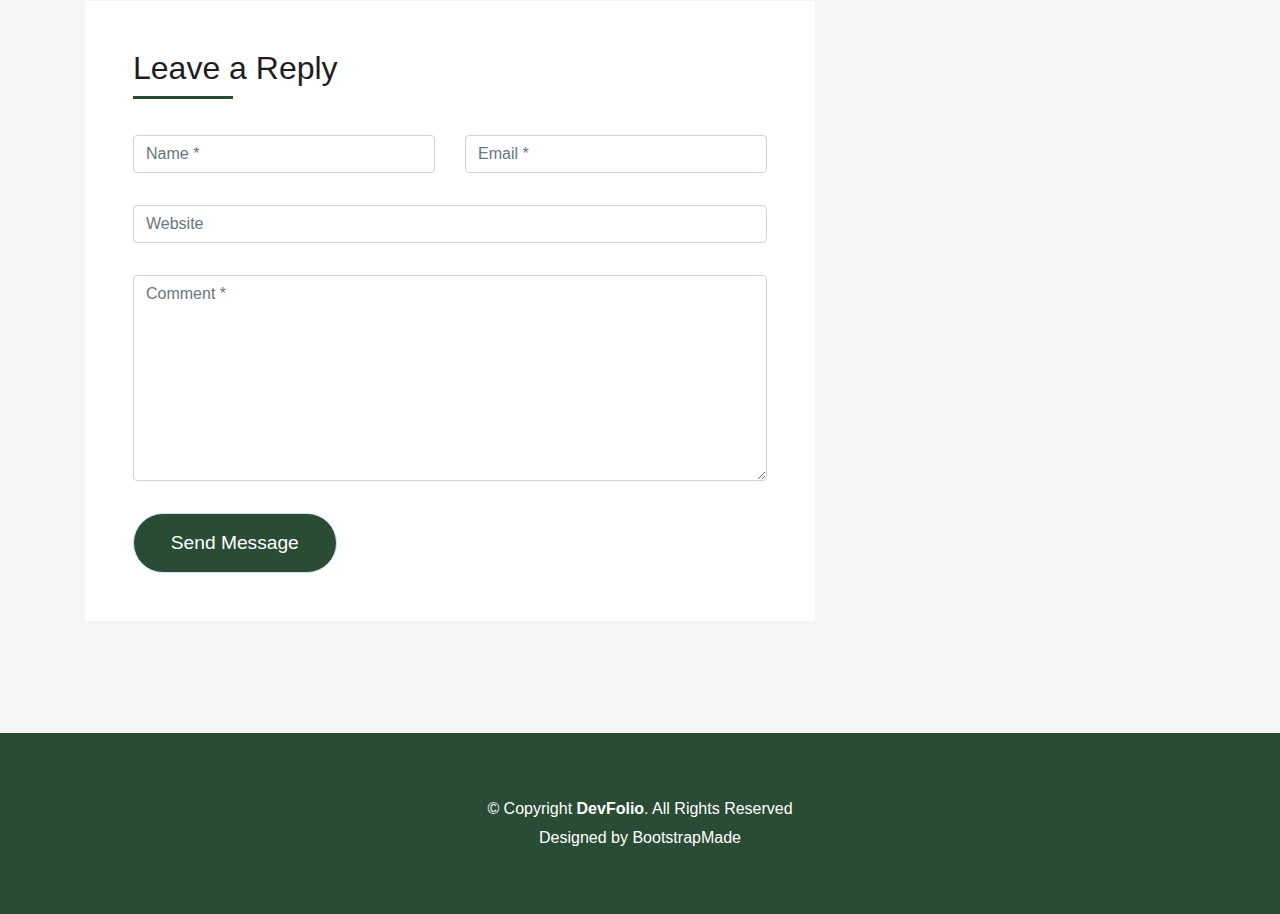
<file: blog-single.html>
<!DOCTYPE html>
<html lang="en">
<head>
  <meta charset="utf-8">
  <title>DevFolio Bootstrap Template</title>
  <meta content="width=device-width, initial-scale=1.0" name="viewport">
  <meta content="" name="keywords">
  <meta content="" name="description">

  <!-- Favicons -->
  <link href="img/favicon.png" rel="icon">
  <link href="img/apple-touch-icon.png" rel="apple-touch-icon">

  <!-- Bootstrap CSS File -->
  <link href="lib/bootstrap/css/bootstrap.min.css" rel="stylesheet">

  <!-- Libraries CSS Files -->
  <link href="lib/font-awesome/css/font-awesome.min.css" rel="stylesheet">
  <link href="lib/animate/animate.min.css" rel="stylesheet">
  <link href="lib/ionicons/css/ionicons.min.css" rel="stylesheet">
  <link href="lib/owlcarousel/assets/owl.carousel.min.css" rel="stylesheet">
  <link href="lib/lightbox/css/lightbox.min.css" rel="stylesheet">

  <!-- Main Stylesheet File -->
  <link href="css/style.css" rel="stylesheet">

  <!-- =======================================================
    Theme Name: DevFolio
    Theme URL: https://bootstrapmade.com/devfolio-bootstrap-portfolio-html-template/
    Author: BootstrapMade.com
    License: https://bootstrapmade.com/license/
  ======================================================= -->
</head>

<body>
  <!--/ Nav Star /-->
  <nav class="navbar navbar-b navbar-trans navbar-expand-md fixed-top" id="mainNav">
    <div class="container">
      <a class="navbar-brand js-scroll" href="#page-top">BlasterUp</a>
      <button class="navbar-toggler collapsed" type="button" data-toggle="collapse" data-target="#navbarDefault"
        aria-controls="navbarDefault" aria-expanded="false" aria-label="Toggle navigation">
        <span></span>
        <span></span>
        <span></span>
      </button>
      <div class="navbar-collapse collapse justify-content-end" id="navbarDefault">
        <ul class="navbar-nav">
          <li class="nav-item">
            <a class="nav-link js-scroll" href="index.html">Home</a>
          </li>
          <li class="nav-item">
            <a class="nav-link js-scroll" href="#">About</a>
          </li>
          <li class="nav-item">
            <a class="nav-link js-scroll" href="#">Services</a>
          </li>
          <li class="nav-item">
            <a class="nav-link js-scroll" href="#">Work</a>
          </li>
          <li class="nav-item">
            <a class="nav-link js-scroll" href="#">Blog</a>
          </li>
          <li class="nav-item">
            <a class="nav-link js-scroll" href="#">Contact</a>
          </li>
        </ul>
      </div>
    </div>
  </nav>
  <!--/ Nav End /-->

  <!--/ Intro Skew Star /-->
  <div class="intro intro-single route bg-image" style="background-image: url(img/overlay-bg.jpg)">
    <div class="overlay-mf"></div>
    <div class="intro-content display-table">
      <div class="table-cell">
        <div class="container">
          <h2 class="intro-title mb-4">Blog Details</h2>
          <ol class="breadcrumb d-flex justify-content-center">
            <li class="breadcrumb-item">
              <a href="#">Home</a>
            </li>
            <li class="breadcrumb-item">
              <a href="#">Library</a>
            </li>
            <li class="breadcrumb-item active">Data</li>
          </ol>
        </div>
      </div>
    </div>
  </div>
  <!--/ Intro Skew End /-->

  <!--/ Section Blog-Single Star /-->
  <section class="blog-wrapper sect-pt4" id="blog">
    <div class="container">
      <div class="row">
        <div class="col-md-8">
          <div class="post-box">
            <div class="post-thumb">
              <img src="img/post-1.jpg" class="img-fluid" alt="">
            </div>
            <div class="post-meta">
              <h1 class="article-title">Lorem ipsum dolor sit amet consec tetur adipisicing</h1>
              <ul>
                <li>
                  <span class="ion-ios-person"></span>
                  <a href="#">Jason London</a>
                </li>
                <li>
                  <span class="ion-pricetag"></span>
                  <a href="#">Web Design</a>
                </li>
                <li>
                  <span class="ion-chatbox"></span>
                  <a href="#">14</a>
                </li>
              </ul>
            </div>
            <div class="article-content">
              <p>
                Mauris blandit aliquet elit, eget tincidunt nibh pulvinar a. Cras ultricies ligula sed magna dictum
                porta. Quisque velit
                nisi, pretium ut lacinia in, elementum id enim. Praesent sapien massa, convallis a pellentesque
                nec, egestas non nisi. Vestibulum ante ipsum primis in faucibus orci luctus et ultrices posuere
                cubilia Curae; Donec velit neque, auctor sit amet aliquam vel, ullamcorper sit amet ligula.
                Nulla quis lorem ut libero malesuada feugiat.
              </p>
              <p>
                Nulla porttitor accumsan tincidunt. Cras ultricies ligula sed magna dictum porta. Mauris blandit
                aliquet elit, eget tincidunt
                nibh pulvinar a. Cras ultricies ligula sed magna dictum porta. Lorem ipsum dolor sit amet,
                consectetur adipiscing elit. Donec sollicitudin molestie malesuada.
              </p>
              <p>
                Mauris blandit aliquet elit, eget tincidunt nibh pulvinar a. Lorem ipsum dolor sit amet, consectetur
                adipiscing elit. Praesent
                sapien massa, convallis a pellentesque nec, egestas non nisi. Lorem ipsum dolor sit amet,
                consectetur adipiscing elit. Curabitur arcu erat, accumsan id imperdiet et, porttitor at
                sem. Donec rutrum congue leo eget malesuada.
              </p>
              <p>
                Lorem ipsum dolor sit amet, consectetur adipiscing elit. Nulla quis lorem ut libero malesuada feugiat.
                Curabitur arcu erat,
                accumsan id imperdiet et, porttitor at sem. Vivamus suscipit tortor eget felis porttitor
                volutpat. Vivamus suscipit tortor eget felis porttitor volutpat. Quisque velit nisi, pretium
                ut lacinia in, elementum id enim.
              </p>
              <blockquote class="blockquote">
                <p class="mb-0">Lorem ipsum dolor sit amet, consectetur adipiscing elit. Integer posuere erat a ante.</p>
              </blockquote>
              <p>
                Nulla porttitor accumsan tincidunt. Cras ultricies ligula sed magna dictum porta. Mauris blandit
                aliquet elit, eget tincidunt
                nibh pulvinar a. Cras ultricies ligula sed magna dictum porta. Lorem ipsum dolor sit amet,
                consectetur adipiscing elit. Donec sollicitudin molestie malesuada.
              </p>
            </div>
          </div>
          <div class="box-comments">
            <div class="title-box-2">
              <h4 class="title-comments title-left">Comments (34)</h4>
            </div>
            <ul class="list-comments">
              <li>
                <div class="comment-avatar">
                  <img src="img/testimonial-2.jpg" alt="">
                </div>
                <div class="comment-details">
                  <h4 class="comment-author">Oliver Colmenares</h4>
                  <span>18 Sep 2017</span>
                  <p>
                    Lorem ipsum dolor sit amet, consectetur adipisicing elit. Dolores reprehenderit, provident cumque
                    ipsam temporibus maiores
                    quae natus libero optio, at qui beatae ducimus placeat debitis voluptates amet corporis.
                  </p>
                  <a href="3">Reply</a>
                </div>
              </li>
              <li>
                <div class="comment-avatar">
                  <img src="img/testimonial-4.jpg" alt="">
                </div>
                <div class="comment-details">
                  <h4 class="comment-author">Carmen Vegas</h4>
                  <span>18 Sep 2017</span>
                  <p>
                    Lorem ipsum dolor sit amet, consectetur adipisicing elit. Dolores reprehenderit, provident cumque
                    ipsam temporibus maiores
                    quae natus libero optio, at qui beatae ducimus placeat debitis voluptates amet corporis,
                    veritatis deserunt.
                  </p>
                  <a href="3">Reply</a>
                </div>
              </li>
              <li class="comment-children">
                <div class="comment-avatar">
                  <img src="img/testimonial-2.jpg" alt="">
                </div>
                <div class="comment-details">
                  <h4 class="comment-author">Oliver Colmenares</h4>
                  <span>18 Sep 2017</span>
                  <p>
                    Lorem ipsum dolor sit amet, consectetur adipisicing elit. Dolores reprehenderit, provident cumque
                    ipsam temporibus maiores
                    quae.
                  </p>
                  <a href="3">Reply</a>
                </div>
              </li>
              <li>
                <div class="comment-avatar">
                  <img src="img/testimonial-2.jpg" alt="">
                </div>
                <div class="comment-details">
                  <h4 class="comment-author">Oliver Colmenares</h4>
                  <span>18 Sep 2017</span>
                  <p>
                    Lorem ipsum dolor sit amet, consectetur adipisicing elit. Dolores reprehenderit, provident cumque
                    ipsam temporibus maiores
                    quae natus libero optio.
                  </p>
                  <a href="3">Reply</a>
                </div>
              </li>
            </ul>
          </div>
          <div class="form-comments">
            <div class="title-box-2">
              <h3 class="title-left">
                Leave a Reply
              </h3>
            </div>
            <form class="form-mf">
              <div class="row">
                <div class="col-md-6 mb-3">
                  <div class="form-group">
                    <input type="text" class="form-control input-mf" id="inputName" placeholder="Name *" required>
                  </div>
                </div>
                <div class="col-md-6 mb-3">
                  <div class="form-group">
                    <input type="email" class="form-control input-mf" id="inputEmail1" placeholder="Email *" required>
                  </div>
                </div>
                <div class="col-md-12 mb-3">
                  <div class="form-group">
                    <input type="url" class="form-control input-mf" id="inputUrl" placeholder="Website">
                  </div>
                </div>
                <div class="col-md-12 mb-3">
                  <div class="form-group">
                    <textarea id="textMessage" class="form-control input-mf" placeholder="Comment *" name="message"
                      cols="45" rows="8" required></textarea>
                  </div>
                </div>
                <div class="col-md-12">
                  <button type="submit" class="button button-a button-big button-rouded">Send Message</button>
                </div>
              </div>
            </form>
          </div>
        </div>
        <div class="col-md-4">
          <div class="widget-sidebar sidebar-search">
            <h5 class="sidebar-title">Search</h5>
            <div class="sidebar-content">
              <form>
                <div class="input-group">
                  <input type="text" class="form-control" placeholder="Search for..." aria-label="Search for...">
                  <span class="input-group-btn">
                    <button class="btn btn-secondary btn-search" type="button">
                      <span class="ion-android-search"></span>
                    </button>
                  </span>
                </div>
              </form>
            </div>
          </div>
          <div class="widget-sidebar">
            <h5 class="sidebar-title">Recent Post</h5>
            <div class="sidebar-content">
              <ul class="list-sidebar">
                <li>
                  <a href="#">Atque placeat maiores.</a>
                </li>
                <li>
                  <a href="#">Lorem ipsum dolor sit amet consectetur</a>
                </li>
                <li>
                  <a href="#">Nam quo autem exercitationem.</a>
                </li>
                <li>
                  <a href="#">Atque placeat maiores nam quo autem</a>
                </li>
                <li>
                  <a href="#">Nam quo autem exercitationem.</a>
                </li>
              </ul>
            </div>
          </div>
          <div class="widget-sidebar">
            <h5 class="sidebar-title">Archives</h5>
            <div class="sidebar-content">
              <ul class="list-sidebar">
                <li>
                  <a href="#">September, 2017.</a>
                </li>
                <li>
                  <a href="#">April, 2017.</a>
                </li>
                <li>
                  <a href="#">Nam quo autem exercitationem.</a>
                </li>
                <li>
                  <a href="#">Atque placeat maiores nam quo autem</a>
                </li>
                <li>
                  <a href="#">Nam quo autem exercitationem.</a>
                </li>
              </ul>
            </div>
          </div>
          <div class="widget-sidebar widget-tags">
            <h5 class="sidebar-title">Tags</h5>
            <div class="sidebar-content">
              <ul>
                <li>
                  <a href="#">Web.</a>
                </li>
                <li>
                  <a href="#">Design.</a>
                </li>
                <li>
                  <a href="#">Travel.</a>
                </li>
                <li>
                  <a href="#">Photoshop</a>
                </li>
                <li>
                  <a href="#">Corel Draw</a>
                </li>
                <li>
                  <a href="#">JavaScript</a>
                </li>
              </ul>
            </div>
          </div>
        </div>
      </div>
    </div>
  </section>
  <!--/ Section Blog-Single End /-->

  <!--/ Section Contact-Footer Star /-->
  <section class="paralax-mf footer-paralax bg-image sect-mt4 route" style="background-image: url(img/overlay-bg.jpg)">
    <div class="overlay-mf"></div>
    <footer>
      <div class="container">
        <div class="row">
          <div class="col-sm-12">
            <div class="copyright-box">
              <p class="copyright">&copy; Copyright <strong>DevFolio</strong>. All Rights Reserved</p>
              <div class="credits">
                <!--
                  All the links in the footer should remain intact.
                  You can delete the links only if you purchased the pro version.
                  Licensing information: https://bootstrapmade.com/license/
                  Purchase the pro version with working PHP/AJAX contact form: https://bootstrapmade.com/buy/?theme=DevFolio
                -->
                Designed by <a href="https://bootstrapmade.com/">BootstrapMade</a>
              </div>
            </div>
          </div>
        </div>
      </div>
    </footer>
  </section>
  <!--/ Section Contact-footer End /-->

  <a href="#" class="back-to-top"><i class="fa fa-chevron-up"></i></a>
  <div id="preloader"></div>

  <!-- JavaScript Libraries -->
  <script src="lib/jquery/jquery.min.js"></script>
  <script src="lib/jquery/jquery-migrate.min.js"></script>
  <script src="lib/popper/popper.min.js"></script>
  <script src="lib/bootstrap/js/bootstrap.min.js"></script>
  <script src="lib/easing/easing.min.js"></script>
  <script src="lib/counterup/jquery.waypoints.min.js"></script>
  <script src="lib/counterup/jquery.counterup.js"></script>
  <script src="lib/owlcarousel/owl.carousel.min.js"></script>
  <script src="lib/lightbox/js/lightbox.min.js"></script>
  <script src="lib/typed/typed.min.js"></script>
  <!-- Contact Form JavaScript File -->
  <script src="contactform/contactform.js"></script>

  <!-- Template Main Javascript File -->
  <script src="js/main.js"></script>

</body>
</html>
</file>
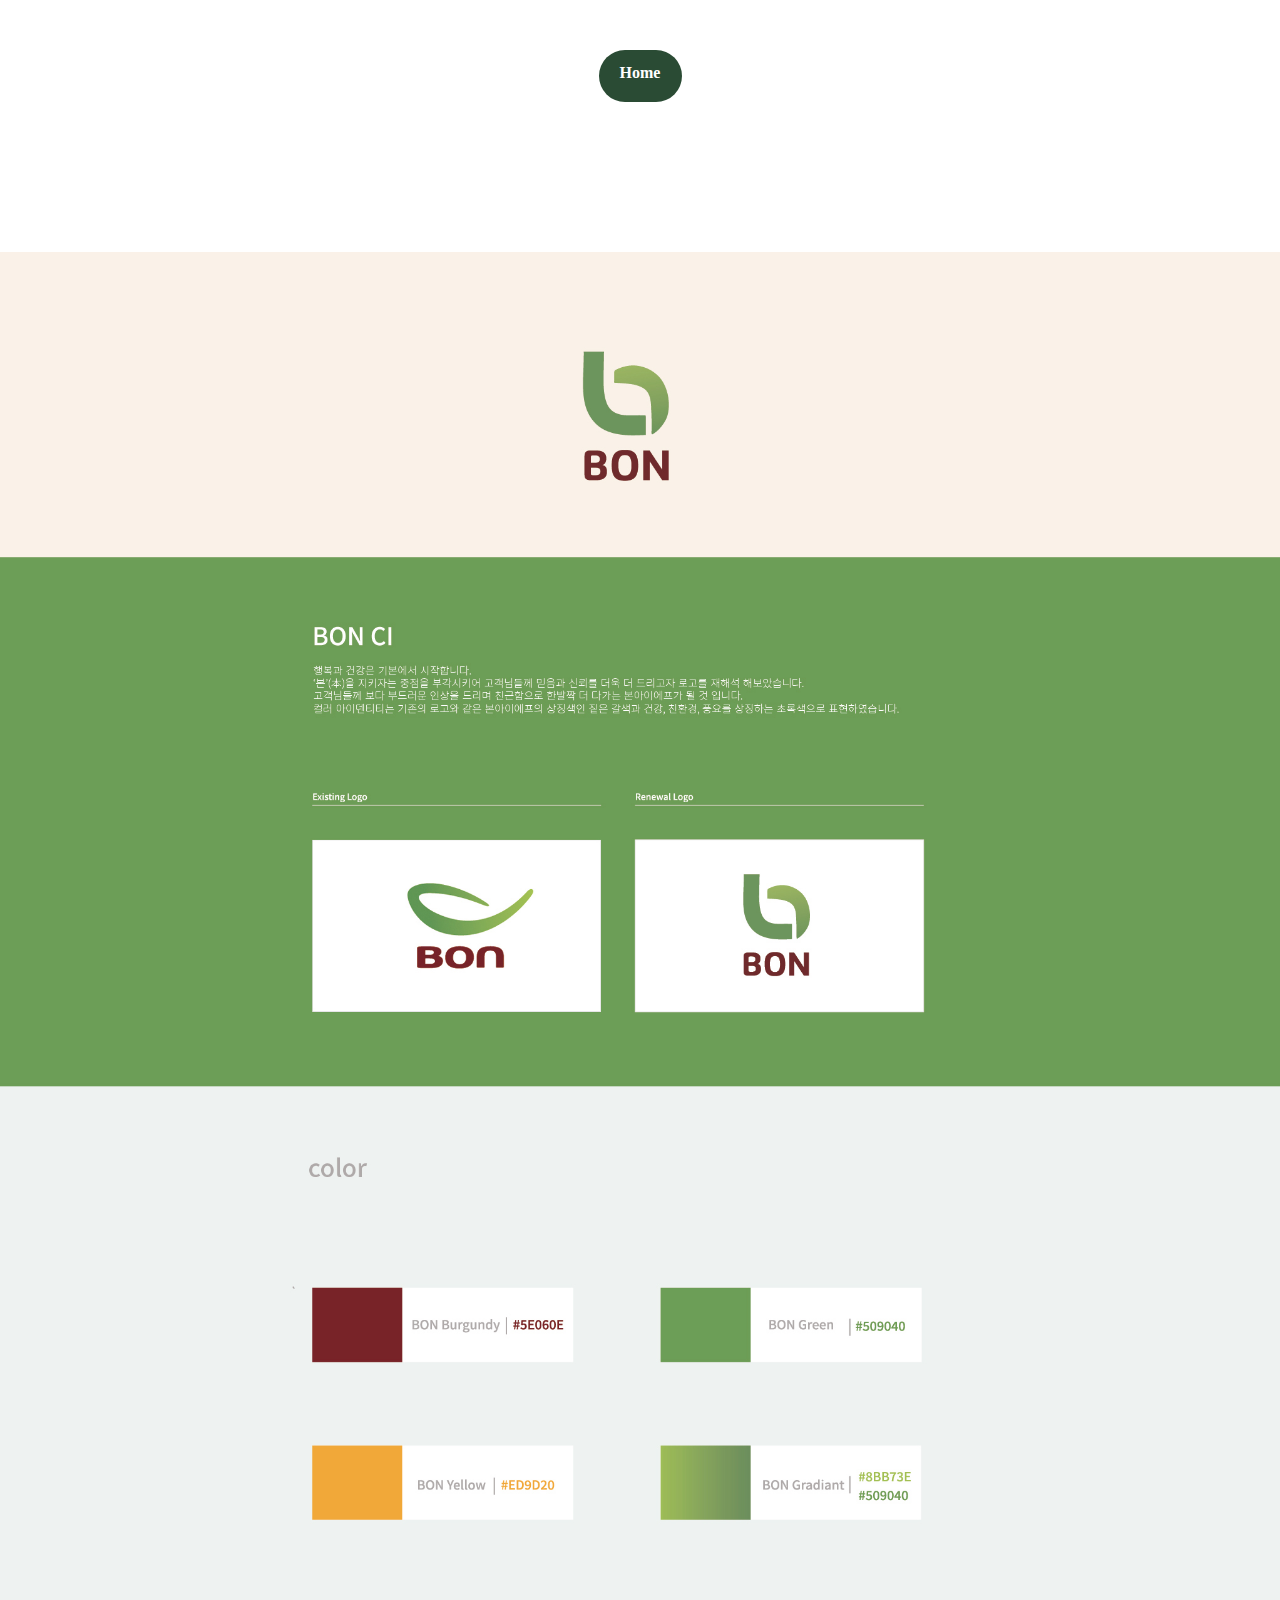
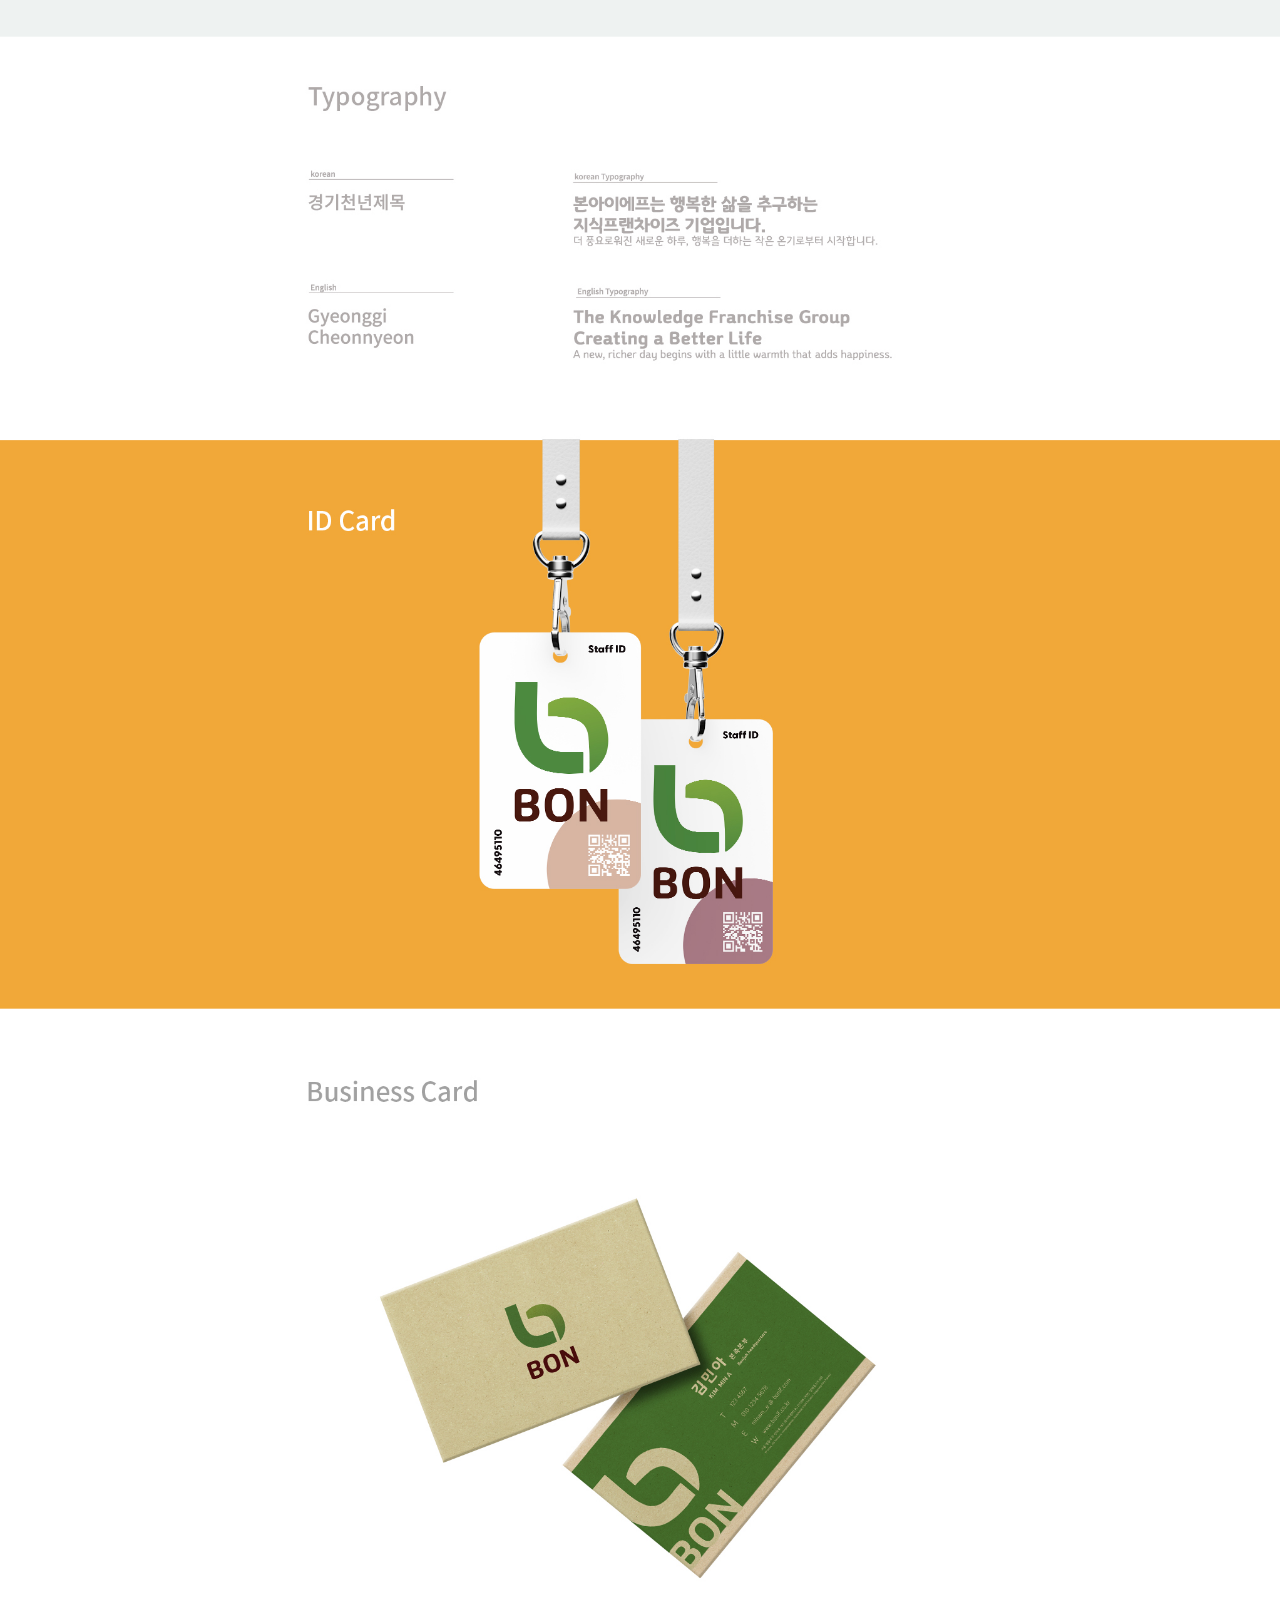
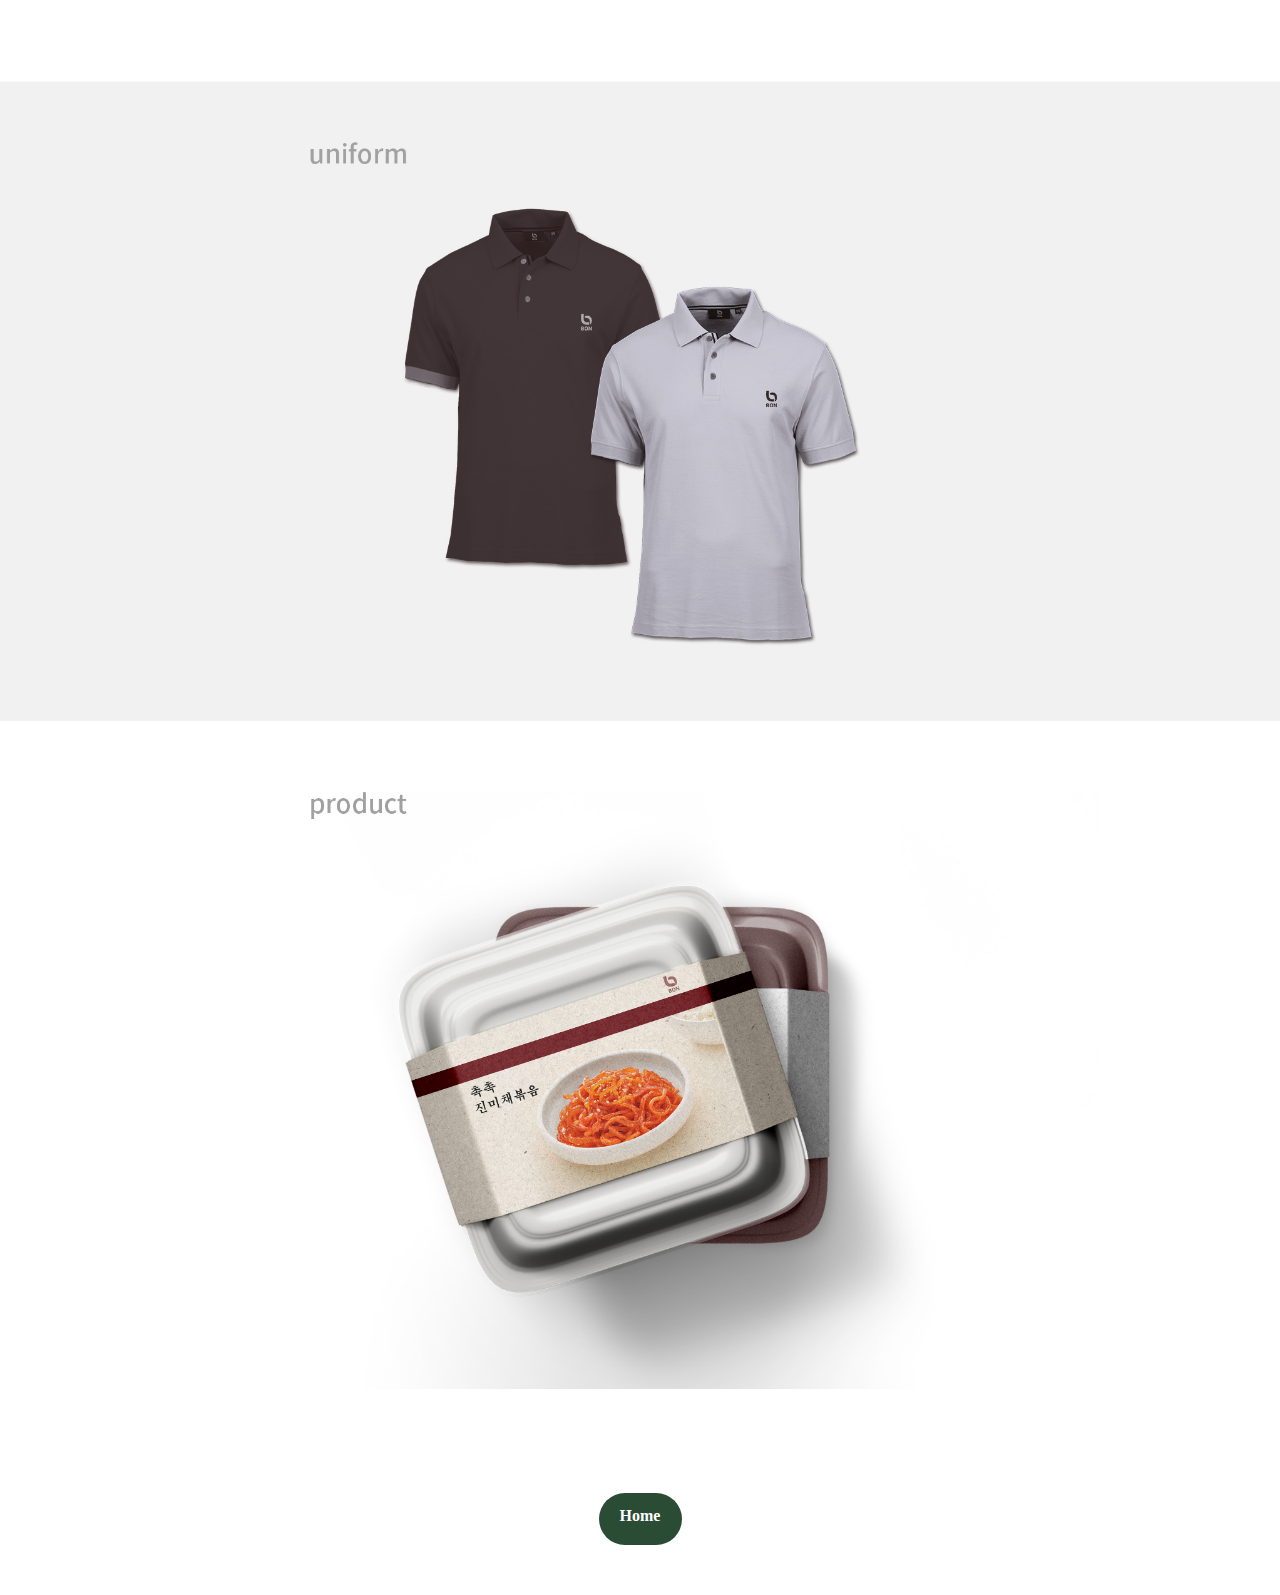
<file: BONIF.html>
<!DOCTYPE html>
<html lang="en">
<head>
    <meta charset="UTF-8">
    <meta name="viewport" content="width=device-width, initial-scale=1.0">
    <title>BONIF</title>
    <style>
        *{padding: 0;margin: 0;}
        body{padding-top: 50px; padding-bottom: 50px;}
        img{width: 100%; padding-top: 150px; padding-bottom: 100px;}
        a{text-decoration: none;}
        .comit {
   
    text-align: center;

    font-weight: bold;
    color: #fff;
    background-color: #2a4b34;
    width: 83px;
    height: 52px;
    display: block;
    margin: 0 auto;
    border-radius: 50px;
    line-height: 46px;
        }
    </style>
</head>
<body>
    <a href="index.html#bici"><div class="comit">Home</div></a>
    <img src="images/bon_cibi.jpg">
    <a href="index.html"><div class="comit">Home</div></a>
</body>
</html>
</file>
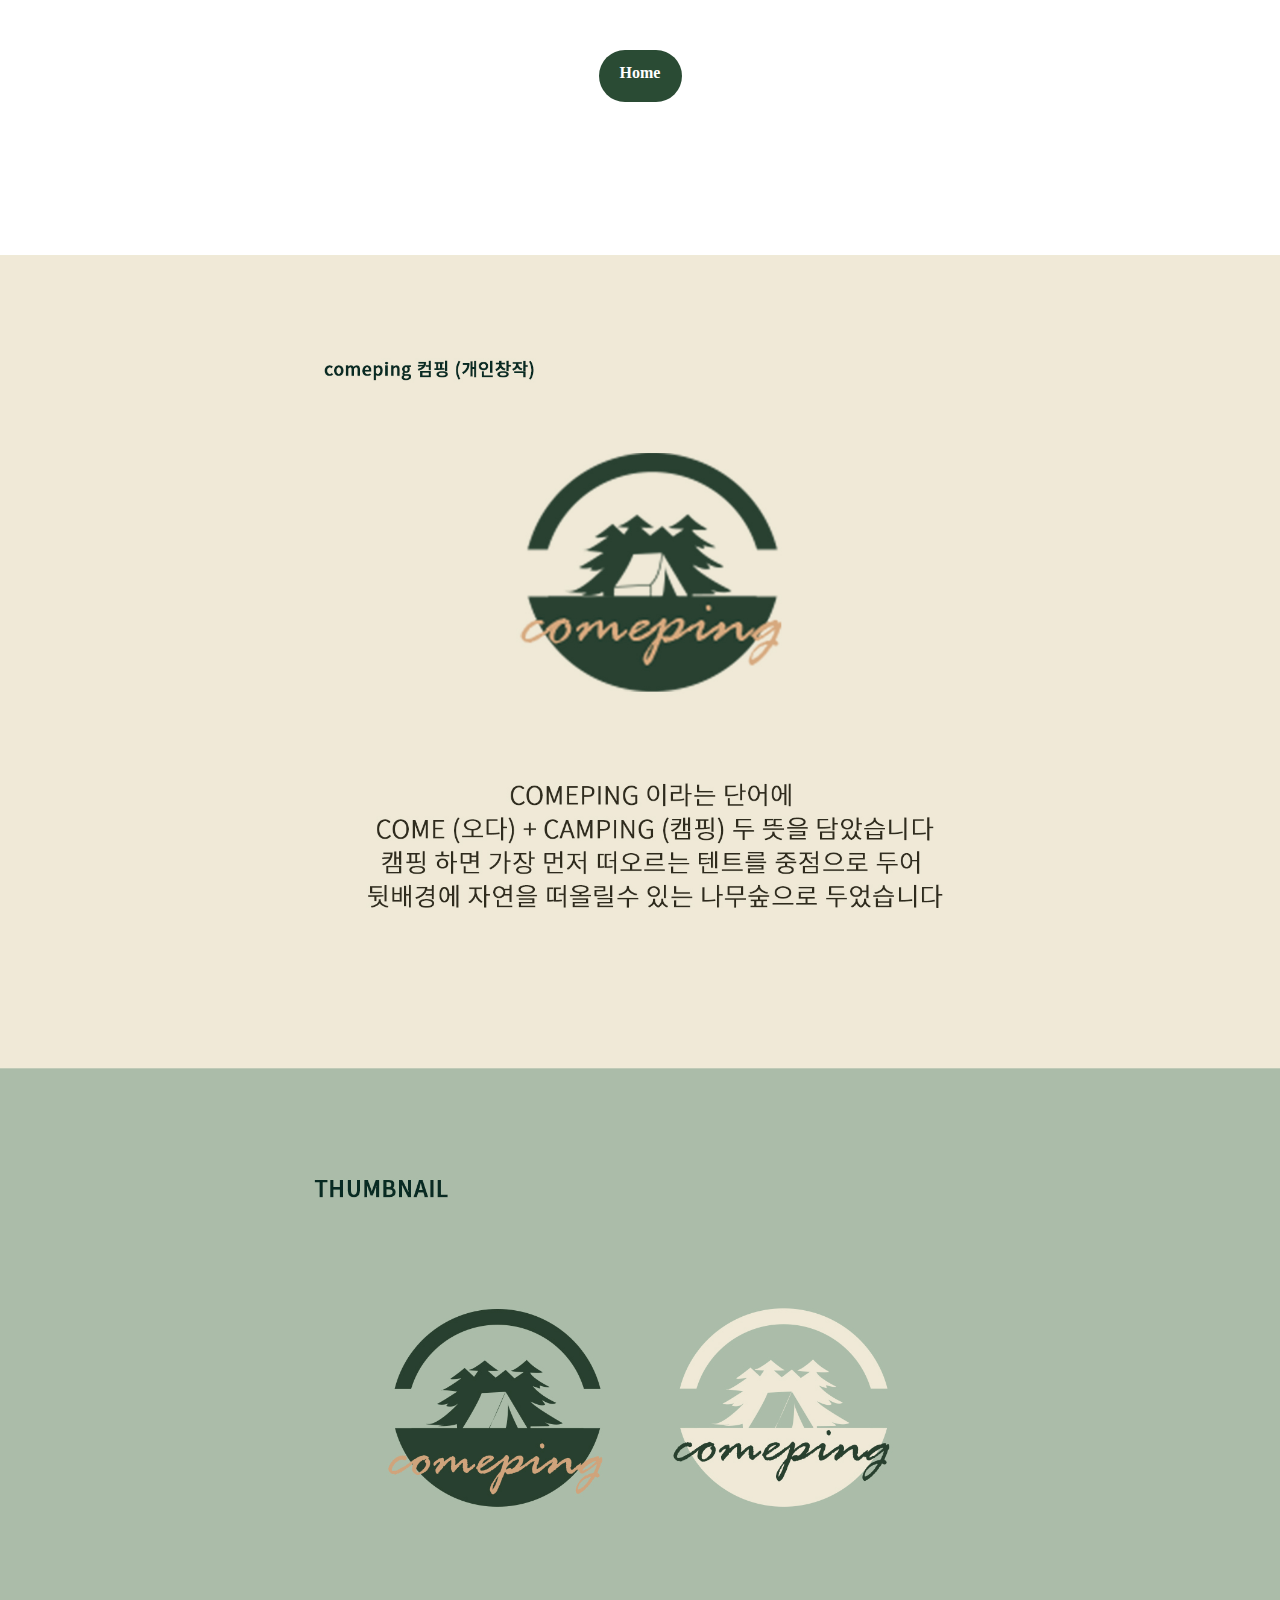
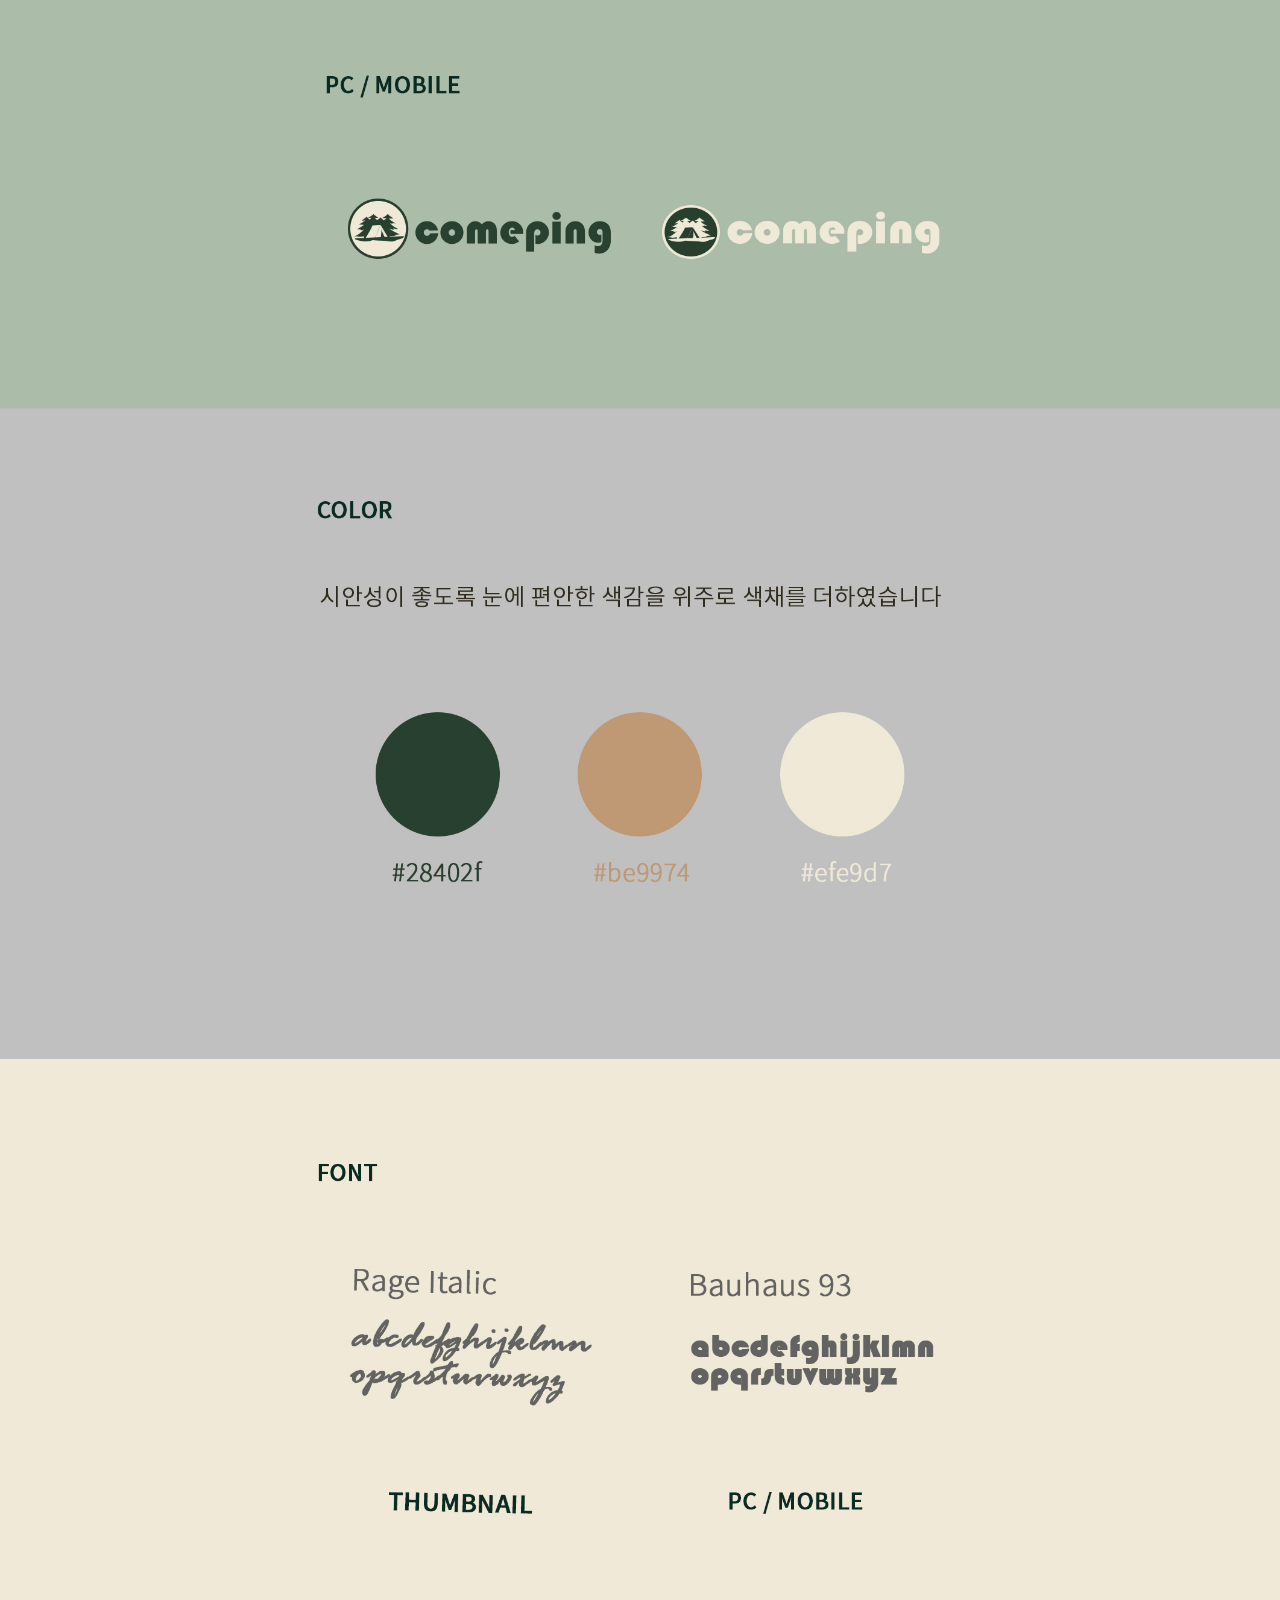
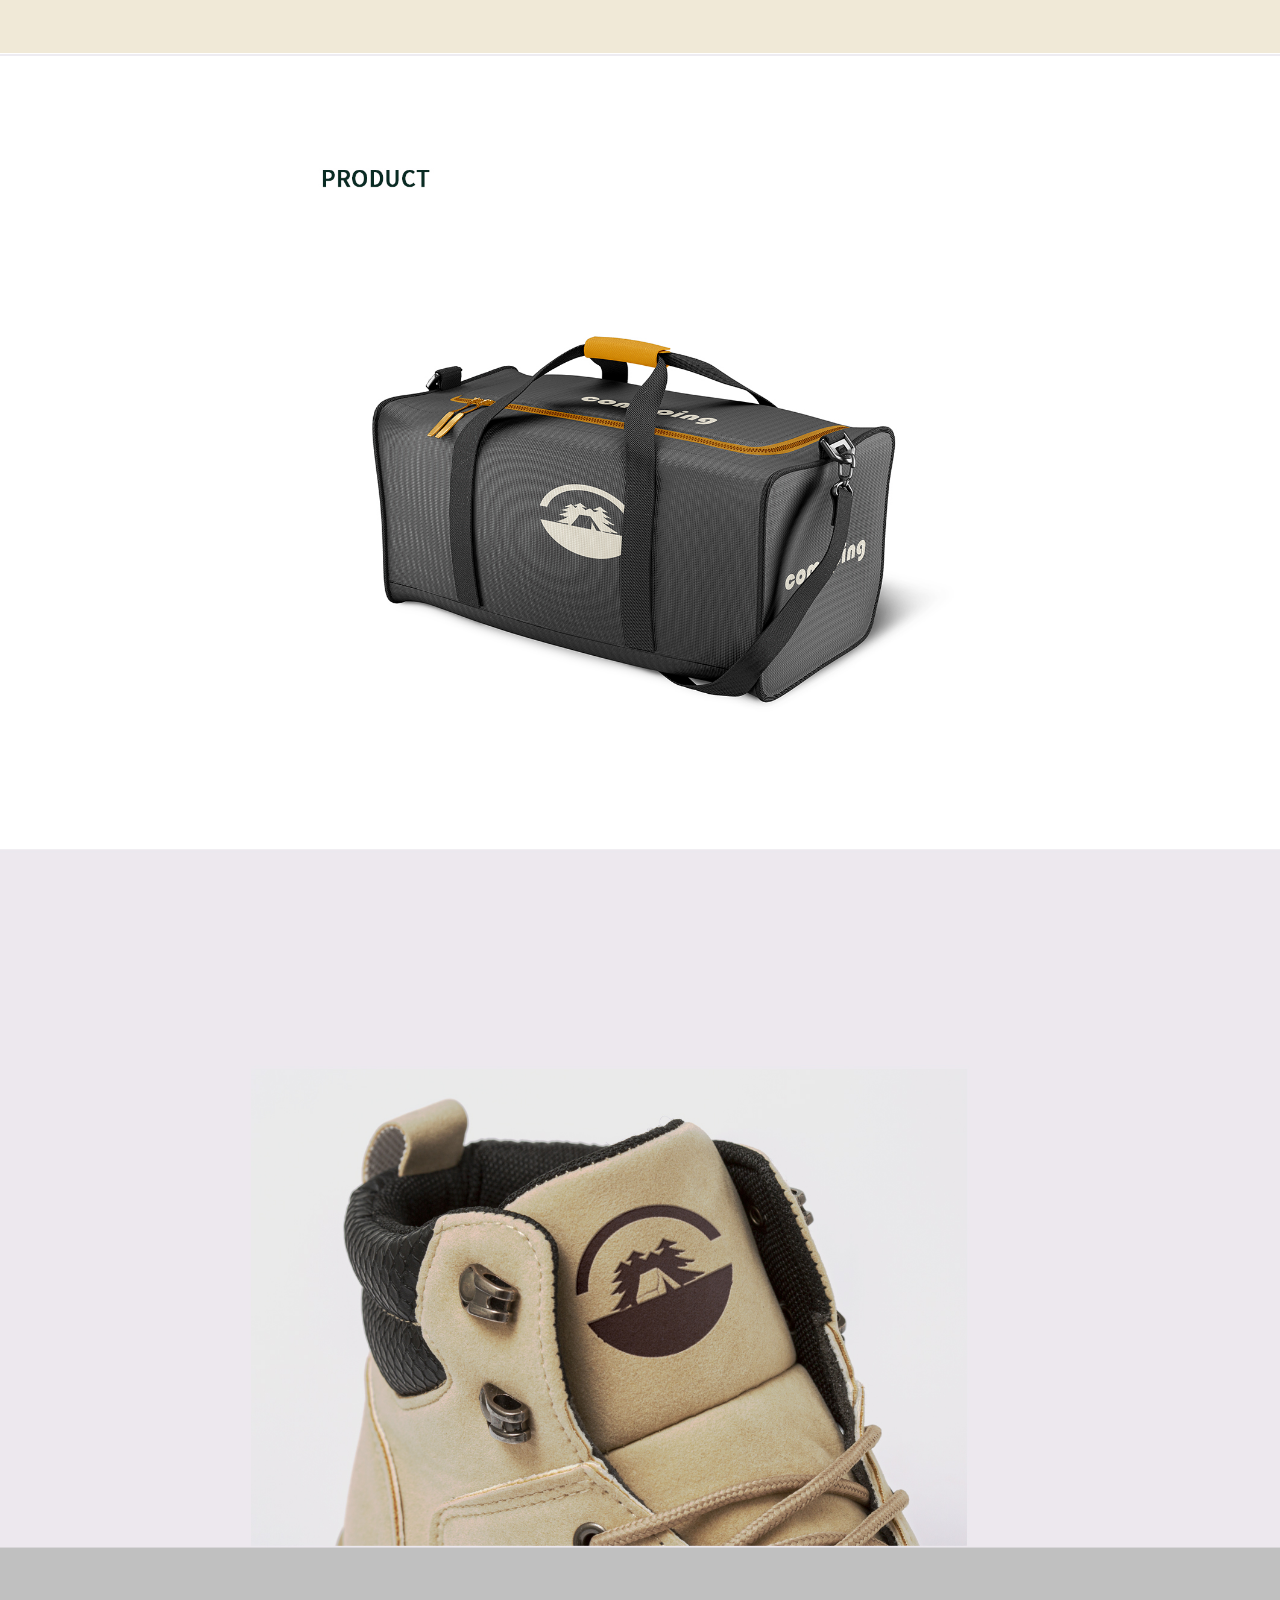
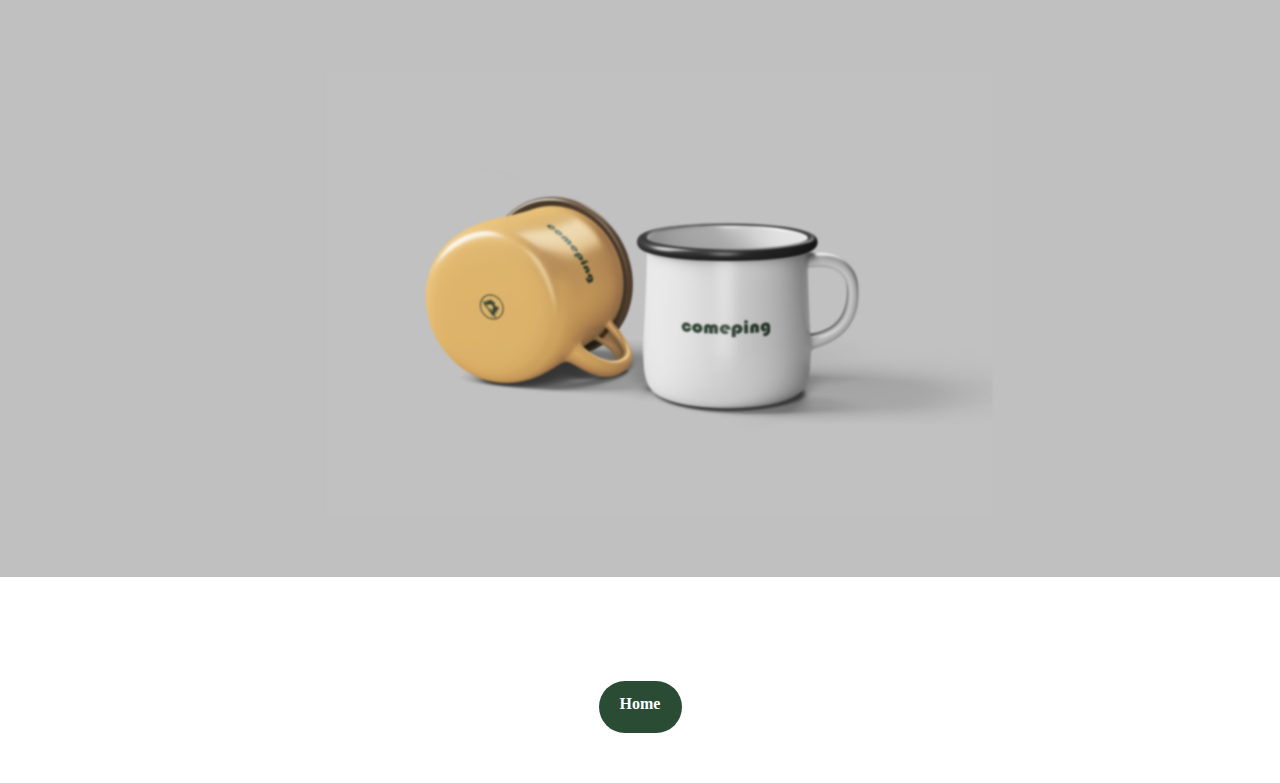
<file: comeping.html>
<!DOCTYPE html>
<html lang="en">
<head>
    <meta charset="UTF-8">
    <meta name="viewport" content="width=device-width, initial-scale=1.0">
    <title>COMEPING</title>
    <style>
        *{padding: 0;margin: 0;}
        body{padding-top: 50px; padding-bottom: 50px;}
        img{width: 100%; padding-top: 150px; padding-bottom: 100px;}
        a{text-decoration: none;}
        .comit {
   
    text-align: center;

    font-weight: bold;
    color: #fff;
    background-color: #2a4b34;
    width: 83px;
    height: 52px;
    display: block;
    margin: 0 auto;
    border-radius: 50px;
    line-height: 46px;
        }
    </style>
</head>
<body>
    <a href="index.html#bici"><div class="comit">Home</div></a>
    <img src="images/comeping_cibi.jpg">
    <a href="index.html"><div class="comit">Home</div></a>
</body>
</html>
</file>
<file: project2/css/style.css>
/* 공통 */
*{padding: 0; margin: 0;}
ul{list-style: none;}
.clear{clear: both;}
.inner{width: 1200px; margin: 0 auto;}

/* 헤더 */
.header{width: 100%;}
.top_black{width: 100%; height: 40px; background-color: #2b2b2b; color: #fff; line-height: 40px;}
.black_left{width: 600px; float: left;}
.black_right{float: right;}
.black_left>li{float: left;}
.black_left>li:before{display: inline-block; content: "|"; padding: 0 10px;}
.black_left>li:nth-child(1):before{display: none;}
.top_white{width: 100%;height: 41px; line-height: 41px;}
.logo{ float: left; width: 150px;}
.logo>img{width: 100%; padding-top: 5px;}
.menu{float: right;}
.menu>li{float: left; padding-left: 100px; }


/* 메인 */
.mainimg{width: 100%; height: 640px; background-image: url(../img/mainimg.png); position: relative; background-repeat: no-repeat; background-position: center center; background-size: cover;}
.down_btn{position: absolute; width: 75px; height: 75px; left: 0; right: 0; margin: 0 auto; bottom: -5%;}

/* 컨텐츠 */
.contents{width: 100%; padding-top: 100px;}
.box1{width: 100%; height: 400px;}
.list{width: 25%; float: left; text-align: center;}
.list>h3{font-size: 25px; padding: 15px 0;}
.list>p{width: 85%; margin: 0 auto; letter-spacing: -2px;}
.box2{width: 100%; height: 710px; background-color: #ededed;}
.box2>.inner>h1{text-align: center; padding: 50px 0;}
.set_left{width: 50%; height: 400px; float: left; background-color: #fff; border-radius: 15px;}
.set_left>img{border-radius: 15px;}
.set_cen{width: 24%; height: 400px; float: left; margin-left: 1%;}
.set_right{width: 24%; height: 400px; float: right; background-color: white; border-radius: 15px;}
.blue{width: 100%; height: 195px; background-color: #195da2; border-radius: 15px; margin-bottom: 10px; background-image: url(../img/한국공항공사_05.png); background-repeat: no-repeat; background-position: 85% 85%;}
.red{width: 100%; height: 195px; background-color: #bd3e24; border-radius: 15px; background-image: url(../img/box2_icon2.png); background-position: 85% 85%; background-repeat: no-repeat;}
.blue>div{padding: 10%; color: #fff;}
.blue>div>h3{padding-bottom: 30px;}
.blue>div>p{padding-bottom: 40%; width: 60%; font-size: 14px;}
.red>div{padding: 10%; color: #fff;}
.red>div>h3{padding-bottom: 30px;}
.red>div>p{padding-bottom: 50%; width: 60%; font-size: 14px;}
.set_right>div{padding: 20px;}
.set_right>div>h3{padding-bottom: 20px;}
.set_right>div>p{padding-bottom: 20px;}
.date{font-size: 12px;}
.line{border-bottom: 1px solid #ccc; margin: 20px 0;} 
.more{text-decoration: underline;}

/* 풋터 */
.footer_top{width: 100%; height: 54px; background-color: #313131; color: #fff; line-height: 54px;}
.footer_top>.inner>p>span{padding-left: 30px;}
.footer_top>.inner>p>span:nth-child(1){padding-left: 0;}
.footer_bottom{width: 100%; height: 130px; padding-top: 30px; background-color: #2a2a2a; color: #fff;}
.footer_bottom>.inner>p:nth-child(1){font-weight: bold; padding-bottom: 15px; font-size: 18px;}
</file>
<file: project3/css/style.css>
/* 공통 */
*{padding: 0;
margin: 0;}
li{list-style: none;}
.inner{width: 980px; margin: 0 auto;}
.clear{clear: both;}

/* 헤더 */
.header{width: 100%; height: 101px;}
.top_header{width: 100%; height: 34px; line-height: 34px;}
.top_header>.inner>div{float: right;}
.top_header>.inner>div>ul{float: left; font-size: 12px; color: #8f978f; padding-right: 20px;}
.app{float: left; width: 70px; height: 34px; background-color: #4b1a10; border-radius: 0 0 5px 5px; color: #fff; text-align: center;}
.top_header>.inner>div>ul>li{float: left;}
.top_header>.inner>div>ul>li:before {display: inline-block; content: "|"; padding: 0 5px;}
.top_header>.inner>div>ul>li:nth-child(1):before{display: none;}
.bottom_header{width: 100%; height: 67px; line-height: 67px;}
.logo{float: left;}
.logo>img{vertical-align: text-bottom;}
.menu{float: left; width: 690px; font-size: 17px; font-weight: bold; color: #4b1a10;}
.menu>li{float: left; width: 230px; text-align: right;}
.search{float: right;}
.search>img{vertical-align: middle;}

/* 메인이미지 */
.mainimg{width: 100%; height: 597px; background-image: url(../img/mainimg.jpg); background-repeat: no-repeat; background-size: cover; background-position: center center;}
.mainimg>.inner{position: relative; width: 980px; height: 597px;}
.main_text{position: absolute; top: 65px;}
.main_text>h3{font-size: 33px; color: #4b1a10; font-weight: normal;}
.main_text>h3>span{font-weight: bold;}
.main_text>h1{font-size: 70px; color: #4b1a10; padding-bottom: 37px;}
.main_text>h1>span{font-size: 80px;}
.main_text>p{font-size: 18px; color: #4b1a10;} 
.main_text>h3>span{color: #4b1a10;}
.btn1{width: 135px; height: 50px; border: 1px solid #4b1a10; border-radius: 50px; text-align: center; line-height: 50px; font-size: 13px; margin-top: 113px; color: #4b1a10; font-weight: bold;}
.login_btn{position: absolute; width: 86px; height: 71px; background-color: #4b1a10; text-align: center; bottom: -45px; right: 0; border-radius: 100px; color: #fff; font-size: 9px; font-weight: bold; padding-top: 15px;}

/* 콘텐츠 */
.box1{width: 100%; height: 952px; padding-bottom: 150px; ;}
.box1>.inner{position: relative;
width: 980px; height: 950px; background-image: url(../img/box1img-.png); background-repeat: no-repeat; background-position: center 280px;}
.box1>.inner>h1{position: absolute; top: 175px; left: 0; right: 0; margin: 0 auto; text-align: center; color: #e1b3aa;}
.box1>.inner>h1>span{color: #4b1a10;}
.box1>.inner>.btn2{position: absolute; width: 226px; height: 70px; border: 1px solid #4b1a10; color: #4b1a10; font-size: 15px; border-radius: 50px; text-align: center; line-height: 70px; bottom: 0; left: 0; right: 0; margin: 0 auto; font-weight: bold; }
.box2{position: relative; width: 100%; height: 1043px; padding-top: 178px;}
.box2_bg{position: absolute; width: 95%; height: 704px; background-color: #fff7f5; border-radius: 50px 0 0 50px; right: 0; bottom: 163px; }
.box2_img{position: absolute; width: 100%; height: 557px;}
.box2_left{width: 50%; height: 557px; background-image: url(../img/box2img.png); background-repeat: no-repeat; background-size: cover; float: left; background-position: right center;}
.box2_right{width: 50%; height: 557px; float: right;}
.box2_text{padding-top: 75px; padding-left: 72px;}
.box2_text>img{scroll-padding-bottom: 59px;}
.box2_text>h1{font-size: 44px; padding-bottom: 41px; font-weight: normal; color: #4b1a10;}
.box2_text>h1>span{font-weight: bold; color: #4b1a10;}
.box2_text>p{font-size: 14px; color: #6a6c6a; padding-bottom: 55px;}
.box2_text>.btn2>span{position: absolute; width: 226px; height: 70px; border: 1px solid #4b1a10; font-weight: bold; color: #4b1a10; font-size: 15px; border-radius: 50px; text-align: center; line-height: 70px;}
.box2>.inner{position: absolute; width: 980px; left: 0; right: 0; margin: 0 auto; bottom: 0;}
.card{width: 22%; height: 365px; text-align: center; background-color: #f1d9d4; float: left; box-shadow: 0 0 10px #4b1a10; border-radius: 10px; margin-left: 3%;}
.card>img:nth-child(1){padding: 77px 0 36px 0;}
.card>h4{font-size: 19px; padding-bottom: 19px; font-weight: bold; color: #4b1a10;}
.card>p{font-size: 13px; color: #4b1a10; padding-bottom: 30px;}
.box3{position: relative; width: 100%; height: 804px; padding-top: 300px;}
.box3>.inner{position: absolute; width: 100%; height: 804px;}
.box3>.inner>div{position: absolute; width: 100%; }
.box3_left{ width: 50%; float: left;}
.box3_right{ width: 50%; height: 394px; float: right; padding-top: 150px; background-color: rgb(197, 195, 195);}
.box3_right>h4{font-size: 38px; font-weight: bold; color: #4b1a10; padding-left: 60px; }

.box3_right>h4>span{font-weight: lighter;}
.btn3>span{color: #4b1a10;font-size: 15px; border-radius: 50px; border: 1px solid #4b1a10; font-weight: bold; width: 226px; height: 70px; text-align: center; line-height: 70px; position: absolute;}
.btn3{padding-left: 60px;}

.box3_right>p{padding-top: 30px; padding-bottom: 50px; padding-left: 60px;}

/* 풋터 */
.footer{width: 100% ; height: 256px; border-top: 1px solid #e5e5e5; font-size: 13px; margin-top: 28px;}
.footer>.inner{padding-top: 68px; padding-left: 350px;}
.copyright{float: left; text-align: center; color: #969a9b;}
.copyright>ul{width: 100%; height: 13px; padding: 25px 0;}
.copyright>ul>li{float: left;}
.copyright>ul>li:before{display: inline; content: "|"; padding: 0 30px;}
.copyright>ul>li:nth-child(1):before{display: none;}
</file>
<file: css/style.css>
/*
  Theme Name: DevFolio
  Theme URL: https://bootstrapmade.com/devfolio-bootstrap-portfolio-html-template/
  Author: BootstrapMade.com
  License: https://bootstrapmade.com/license/
*/

/*======================================
//--//-->   STYLES GENERALES
======================================*/

body {
  background-color: #f5f5f5;
  color: #4e4e4e;
}

h1,
h2,
h3,
h4,
h5,
h6 {
  color: #1e1e1e;
}

a {
  color: #2a4b34;
  transition: all 0.5s ease-in-out;
}

a:hover {
  color: #fff;
  text-decoration: none;
  transition: all 0.5s ease-in-out;
}
.card-img{text-align: center;}
.card-img img{width: 80%;}
.card-title{text-align: center;}
.card-title a:hover{color: #2a4b34;}

.p-r {
  position: relative;
}

.color-a {
  color: #2a4b34;
}

.color-d {
  color: #f5f5f5;
}

.color-text-a {
  color: #4e4e4e;
}

.box-shadow,
.paralax-mf,
.service-box,
.work-box,
.card-blog {
  box-shadow: 0 13px 8px -10px rgba(0, 0, 0, 0.1);
}



.box-shadow-a,
.button:hover {
  box-shadow: 0 0 0 4px #c9ecd3;
}

.display-5 {
  font-size: 2.5rem;
  font-weight: 300;
  line-height: 1.1;
}

.display-6 {
  font-size: 2rem;
  font-weight: 300;
  line-height: 1.1;
}

.avatar {
  width: 32px;
  height: 32px;
  margin-right: 4px;
  overflow: hidden;
}

.bg-image {
  background-repeat: no-repeat;
  background-attachment: fixed;
  background-size: cover;
  background-position: center center;
}

.overlay-mf {
  background-color: #2a4b34;
}

.overlay-mf {
  position: absolute;
  top: 0;
  left: 0px;
  padding: 0;
  height: 100%;
  width: 100%;
  
}

.paralax-mf {
  position: relative;
  padding: 8rem 0;
}
#bici>.overlay-mf{background-color: #c6c6c6 !important;}

.display-table {
  width: 100%;
  height: 100%;
  display: table;
}

.table-cell {
  display: table-cell;
  vertical-align: middle;
}

/*--/ Sections /--*/

.sect-4 {
  padding: 4rem 0;
}

.sect-pt4 {
  padding-top: 4rem;
}

.sect-mt4 {
  margin-top: 4rem;
}

/*--/ Title s /--*/

.title-s {
  font-weight: 600;
  color: #1e1e1e;
  font-size: 1.1rem;
}

/*--/ Title A /--*/

.title-box {
  margin-bottom: 4rem;
}

.title-a {
  font-size: 3rem;
  font-weight: bold;
  text-transform: uppercase;
  padding-top: 60px;
}

.subtitle-a {
  color: #4e4e4e;
}

.line-mf {
  width: 40px;
  height: 5px;
  background-color: #2a4b34;
  margin: 0 auto;
}

/*--/ Title Left /--*/

.title-box-2 {
  margin-bottom: 3rem;
}

.title-left {
  font-size: 2rem;
  position: relative;
}

.title-left:before {
  content: '';
  position: absolute;
  height: 3px;
  background-color: #2a4b34;
  width: 100px;
  bottom: -12px;
}

/*------/ Box /------*/

.box-pl2 {
  padding-left: 2rem;
}

.box-shadow-full {
  padding: 3rem 1.25rem;
  position: relative;
  background-color: #fff;
  margin-bottom: 3rem;
  z-index: 2;
  box-shadow: 0 1px 1px 0 rgba(0, 0, 0, 0.06), 0 2px 5px 0 rgba(0, 0, 0, 0.2);
}

/*------/ Socials /------*/

.socials {
  padding: 1.5rem 0;
}

.socials ul li {
  display: inline-block;
}

.socials .ico-circle {
  height: 40px;
  width: 40px;
  font-size: 1.7rem;
  border-radius: 50%;
  line-height: 1.4;
  margin: 0 15px 0 0;
  box-shadow: 0 0 0 3px #c9ecd3;
  transition: all 500ms ease;
}

.socials .ico-circle:hover {
  background-color: #2a4b34;
  color: #fff;
  box-shadow: 0 0 0 3px #c9ecd3;
  transition: all 500ms ease;
}

/*------/ Ul resect /------*/

.ul-resect,
.socials ul,
.list-ico,
.blog-wrapper .post-meta ul,
.box-comments .list-comments,
.widget-sidebar .list-sidebar,
.widget-tags ul {
  list-style: none;
  padding-left: 0;
  margin-bottom: 0;
}

.list-ico {
  line-height: 2;
}

.list-ico span {
  color: #2a4b34;
  margin-right: 10px;
}

/*------/ Ico Circle /------*/

.ico-circle {
  height: 100px;
  width: 100px;
  font-size: 2rem;
  border-radius: 50%;
  line-height: normal;
  margin: 0 auto;
  text-align: center;
  box-shadow: 0 0 0 10px #2a4b34;
  display: block;
}

/*------/ Owl Carousel /------*/

.owl-theme .owl-dots {
  text-align: center;
  margin-top: 65px;
}

.owl-theme .owl-dots .owl-dot {
  display: inline-block;
}

.owl-theme .owl-dots .owl-dot span {
  width: 18px;
  height: 7px;
  margin: 5px 5px;
  background: #2a4b34;
  border: 0px solid #c9ecd3;
  display: block;
  transition: all 0.6s ease-in-out;
  cursor: pointer;
}

.owl-theme .owl-dots .owl-dot:hover span {
  background-color: #c9ecd3;
}

.owl-theme .owl-dots .owl-dot.active span {
  background-color: #1B1B1B;
  width: 25px;
}

/*--/ Scrolltop s /--*/

.scrolltop-mf {
  position: relative;
  display: none;
}

.scrolltop-mf span {
  z-index: 999;
  position: fixed;
  width: 42px;
  height: 42px;
  background-color: #2a4b34;
  opacity: .7;
  font-size: 1.6rem;
  line-height: 1.5;
  text-align: center;
  color: #fff;
  top: auto;
  left: auto;
  right: 30px;
  bottom: 50px;
  cursor: pointer;
  border-radius: 50%;
}

/* Back to top button */

.back-to-top {
  position: fixed;
  display: none;
  background: #657d6d;
  color: #fff;
  width: 44px;
  height: 44px;
  text-align: center;
  line-height: 1;
  font-size: 16px;
  border-radius: 50%;
  right: 15px;
  bottom: 15px;
  transition: background 0.5s;
  z-index: 11;
}

.back-to-top i {
  padding-top: 12px;
  color: #fff;
}

/* Prelaoder */

#preloader {
  position: fixed;
  top: 0;
  left: 0;
  right: 0;
  bottom: 0;
  z-index: 9999;
  overflow: hidden;
  background: #fff;
}

#preloader:before {
  content: "";
  position: fixed;
  top: calc(50% - 30px);
  left: calc(50% - 30px);
  border: 6px solid #f2f2f2;
  border-top: 6px solid #2a4b34;
  border-radius: 50%;
  width: 60px;
  height: 60px;
  -webkit-animation: animate-preloader 1s linear infinite;
  animation: animate-preloader 1s linear infinite;
}

@-webkit-keyframes animate-preloader {
  0% {
    -webkit-transform: rotate(0deg);
    transform: rotate(0deg);
  }

  100% {
    -webkit-transform: rotate(360deg);
    transform: rotate(360deg);
  }
}

@keyframes animate-preloader {
  0% {
    -webkit-transform: rotate(0deg);
    transform: rotate(0deg);
  }

  100% {
    -webkit-transform: rotate(360deg);
    transform: rotate(360deg);
  }
}

/*======================================
//--//-->   NAVBAR
======================================*/

.navbar-b {
  transition: all .5s ease-in-out;
  background-color: transparent;
  padding-top: 1.563rem;
  padding-bottom: 1.563rem;
}

.navbar-b.navbar-reduce {
  box-shadow: 0px 6px 9px 0px rgba(0, 0, 0, 0.06);
}

.navbar-b.navbar-trans .nav-item,
.navbar-b.navbar-reduce .nav-item {
  position: relative;
  padding-right: 10px;
  padding-left: 0;
}

.navbar-b.navbar-trans .nav-link,
.navbar-b.navbar-reduce .nav-link {
  color: #2a4b34;
  text-transform: uppercase;
  font-weight: 600;
}

.navbar-b.navbar-trans .nav-link:before,
.navbar-b.navbar-reduce .nav-link:before {
  content: '';
  position: absolute;
  margin-left: 0px;
  width: 0%;
  bottom: 0;
  left: 0;
  height: 2px;
  transition: all 500ms ease;
}

.navbar-b.navbar-trans .nav-link:hover,
.navbar-b.navbar-reduce .nav-link:hover {
  color: #1B1B1B;
}

.navbar-b.navbar-trans .nav-link:hover:before,
.navbar-b.navbar-reduce .nav-link:hover:before {
  width: 35px;
}

.navbar-b.navbar-trans .show > .nav-link:before,
.navbar-b.navbar-trans .active > .nav-link:before,
.navbar-b.navbar-trans .nav-link.show:before,
.navbar-b.navbar-trans .nav-link.active:before,
.navbar-b.navbar-reduce .show > .nav-link:before,
.navbar-b.navbar-reduce .active > .nav-link:before,
.navbar-b.navbar-reduce .nav-link.show:before,
.navbar-b.navbar-reduce .nav-link.active:before {
  width: 35px;
}

.navbar-b.navbar-trans .nav-link:before {
  background-color: #fff;
}

.navbar-b.navbar-trans .nav-link:hover {
  color: #fff;
}

.navbar-b.navbar-trans .show > .nav-link,
.navbar-b.navbar-trans .active > .nav-link,
.navbar-b.navbar-trans .nav-link.show,
.navbar-b.navbar-trans .nav-link.active {
  color: #fff;
}

.navbar-b.navbar-reduce {
  transition: all .5s ease-in-out;
  background-color: #fff;
  padding-top: 15px;
  padding-bottom: 15px;
}

.navbar-b.navbar-reduce .nav-link {
  color: #2a4b34;
}

.navbar-b.navbar-reduce .nav-link:before {
  background-color: #2a4b34;
}

.navbar-b.navbar-reduce .nav-link:hover {
  color: #2a4b34;
}

.navbar-b.navbar-reduce .show > .nav-link,
.navbar-b.navbar-reduce .active > .nav-link,
.navbar-b.navbar-reduce .nav-link.show,
.navbar-b.navbar-reduce .nav-link.active {
  color: #2a4b34;
}

.navbar-b.navbar-reduce .navbar-brand {
  color: #2a4b34;
}

.navbar-b.navbar-reduce .navbar-toggler span {
  background-color: #1B1B1B;
}

.navbar-b .navbar-brand {
  color: #fff;
  font-size: 1.6rem;
  font-weight: 600;
}
.navbar-b .navbar-brand>img{width: 66%;}

.navbar-b .navbar-nav .dropdown-item.show .dropdown-menu,
.navbar-b .dropdown.show .dropdown-menu,
.navbar-b .dropdown-btn.show .dropdown-menu {
  -webkit-transform: translate3d(0px, 0px, 0px);
  transform: translate3d(0px, 0px, 0px);
  visibility: visible !important;
}

.navbar-b .dropdown-menu {
  margin: 1.12rem 0 0;
  border-radius: 0;
}

.navbar-b .dropdown-menu .dropdown-item {
  padding: .7rem 1.7rem;
  transition: all 500ms ease;
}

.navbar-b .dropdown-menu .dropdown-item:hover {
  background-color: #2a4b34;
  color: #fff;
  transition: all 500ms ease;
}

.navbar-b .dropdown-menu .dropdown-item.active {
  background-color: #2a4b34;
}0078f

/*--/ Hamburger Navbar /--*/

.navbar-toggler {
  position: relative;
}

.navbar-toggler:focus,
.navbar-toggler:active {
  outline: 0;
}

.navbar-toggler span {
  display: block;
  background-color: #fff;
  height: 3px;
  width: 25px;
  margin-top: 4px;
  margin-bottom: 4px;
  -webkit-transform: rotate(0deg);
  transform: rotate(0deg);
  left: 0;
  opacity: 1;
}

.navbar-toggler span:nth-child(1),
.navbar-toggler span:nth-child(3) {
  transition: -webkit-transform .35s ease-in-out;
  transition: transform .35s ease-in-out;
  transition: transform .35s ease-in-out, -webkit-transform .35s ease-in-out;
}

.navbar-toggler:not(.collapsed) span:nth-child(1) {
  position: absolute;
  left: 12px;
  top: 10px;
  -webkit-transform: rotate(135deg);
  transform: rotate(135deg);
  opacity: 0.9;
}

.navbar-toggler:not(.collapsed) span:nth-child(2) {
  height: 12px;
  visibility: hidden;
  background-color: transparent;
}

.navbar-toggler:not(.collapsed) span:nth-child(3) {
  position: absolute;
  left: 12px;
  top: 10px;
  -webkit-transform: rotate(-135deg);
  transform: rotate(-135deg);
  opacity: 0.9;
}

/*======================================
//--//-->   INTRO
======================================*/

.intro {
  height: 0;
  position: relative;
  color: #fff;
  padding-top: calc(928/1903 * 100%);
  background-position: center top;
}

.intro .intro-content {
  text-align: center;
  position: absolute;
}

.intro .overlay-itro {
  background-color: rgba(0, 0, 0, 0.6);
  position: absolute;
  top: 0;
  left: 0px;
  padding: 0;
  height: 100%;
  width: 100%;
  opacity: .9;
}

.intro .intro-title {
  color: #2a4b34;
  font-weight: 600;
  font-size: 3rem;
}

.intro .intro-subtitle {
  font-size: 1.5rem;
  font-weight: 300;
}

.intro .text-slider-items {
  display: none;
}

.intro-single {
  height: 350px;
}

.intro-single .intro-content {
  margin-top: 30px;
}

.intro-single .intro-title {
  text-transform: uppercase;
  font-size: 3rem;
}

.intro-single .breadcrumb {
  background-color: transparent;
  color: #2a4b34;
}

.intro-single .breadcrumb .breadcrumb-item:before {
  color: #c9ecd3;
}

.intro-single .breadcrumb .breadcrumb-item.active {
  color: #c9ecd3;
}

.intro-single .breadcrumb a {
  color: #fff;
}

/*======================================
//--//-->   ABOUT
======================================*/

.about-mf .box-shadow-full {
  padding-top: 4rem;
  padding-bottom: 4rem;
}

.about-mf .about-img {
  margin-bottom: 2rem;
}

.about-mf .about-img img {
  margin-left: 10px;
}

.skill-mf span {
  color: #4e4e4e;
}

.skill-mf .progress {
  background-color: #c9ecd3;
  margin: .5rem 0 1.2rem 0;
  border-radius: 0;
  height: .7rem;
}

.skill-mf .progress .progress-bar {
  height: .7rem;
  background-color: #2a4b34;
}

/*======================================
//--//-->   SERVICES
======================================*/

.service-box {
  background-color: #fff;
  padding: 2.5rem 1.3rem;
  border-radius: 1rem;
  margin-bottom: 3rem;
  ;
}

.service-box:hover .ico-circle {
  transition: all 500ms ease;
  color: #fff;
  background-color: #2a4b34;
  box-shadow: 0 0 0 10px #c9ecd3;
}


.service-box .service-ico {
  margin-bottom: 1rem;
  color: #1e1e1e;
}

.service-box .ico-circle {
  transition: all 500ms ease;
  font-size: 4rem;
}

.service-box .s-title {
  font-size: 1.4rem;
  text-transform: uppercase;
  text-align: center;
  padding: .4rem 0;
  padding-top: 20px;
}

.service-box .s-description {
  color: #4e4e4e;
  font-size: 0.8rem;
}

/*======================================
//--//-->   COUNTER
======================================*/

.counter-box {
  color: #fff;
  text-align: center;
}

.counter-ico {
  margin-bottom: 1rem;
}

.counter-ico .ico-circle {
  height: 60px;
  width: 60px;
  line-height: normal;
  box-shadow: 0 0 0 10px #fff;
}

.counter-num .counter {
  font-size: 2rem;
  margin-bottom: 0;
}

/*======================================
//--//-->   PORTFOLIO
======================================*/

.work-box {
  margin-bottom: 3rem;
  -webkit-backface-visibility: hidden;
  backface-visibility: hidden;
  background-color: #fff;
}

.work-box:hover img {
   -webkit-transform: scale(1.3);
  transform: scale(1.3); 
}
.img-fluid{width: 100%;}

.work-img {
  display: block;
  overflow: hidden;
}

.work-img img {
  transition: all 1s;
}

.work-content {
  padding: 2rem 3% 1rem 4%;
}

.work-content .w-more {
  color: #4e4e4e;
  font-size: .8rem;
}

.work-content .w-more .w-ctegory {
  color: #2a4b34;
}

.work-content .w-like {
  font-size: 2.5rem;
  color: #2a4b34;
  float: right;
}

.work-content .w-like a {
  color: #2a4b34;
}

.work-content .w-like .num-like {
  font-size: .7rem;
}

.w-title {
  font-size: 1rem;
}

/*======================================
//--//-->   TESTIMONIALS
======================================*/

.testimonials .owl-carousel .owl-item img {
  width: auto;
}

.testimonial-box {
  color: #fff;
  text-align: center;
}

.testimonial-box .author-test {
  margin-top: 1rem;
}

.testimonial-box .author-test img {
  margin: 0 auto;
}

.testimonial-box .author {
  color: #fff;
  text-transform: uppercase;
  font-weight: 600;
  margin: 0 0 1rem;
  display: block;
  font-size: 1.4rem;
}

.testimonial-box .comit {
  font-size:20px;
  padding-top: 9px;
  padding-left: 3px;
  font-weight: bold;
  color: #2a4b34;
  background-color: #fff;
  width: 52px;
  height: 52px;
  display: block;
  margin: 0 auto;
  border-radius: 50%;
  line-height: 1.6;
}

/*======================================
//--//-->   BLOG
======================================*/

.card{background-color: #f5f5f5 !important;
      border: none !important;}

.card-blog .card-body {
  position: relative;
}

.card-blog .card-category-box {
 
  position: absolute;
  text-align: center;
  top: -16px;
  left: 15px;
  right: 15px;
  line-height: 25px;
  overflow: hidden;
}

.card-blog .card-category .card-category-box{
  display: inline-block;
  color: #fff;
  padding: 0 15px 5px;
  overflow: hidden;
  background-color: #2a4b34;
  border-radius: 4px;
}

.card-blog .card-category .category {
  color: #fff;
  display: inline-block;
  text-transform: uppercase;
  font-size: .7rem;
  letter-spacing: .1px;
  margin-bottom: 0;
}

.card-blog .card-title {
  font-size: 1.3rem;
  margin-top: .6rem;
}

.card-blog .card-description {
  color: #4e4e4e;
}

.card-blog .post-author {
  display: inline-block;
}

.card-blog .post-date {
  color: #4e4e4e;
  display: inline-block;
  float: right;
}

/*======================================
//--//-->   BLOG-SINGLE
======================================*/

.post-box,
.form-comments,
.box-comments,
.widget-sidebar {
  padding: 2rem;
  background-color: #fff;
  margin-bottom: 3rem;
}

.blog-wrapper .article-title {
  font-size: 1.5rem;
}

.blog-wrapper .post-meta {
  margin: 1rem 0;
}

.blog-wrapper .post-meta ul {
  border-left: 4px solid #2a4b34;
  margin-top: 1rem;
}

.blog-wrapper .post-meta ul li {
  display: inline-block;
  margin-left: 15px;
}

.blog-wrapper .post-meta ul a {
  color: #2a4b34;
}

.blog-wrapper .post-meta ul span {
  color: #1e1e1e;
}

.blog-wrapper .blockquote {
  border-left: 4px solid #2a4b34;
  padding: 18px;
  font-style: italic;
}

/*------/ Comments /------*/

.box-comments .list-comments li {
  padding-bottom: 40px;
}

.box-comments .list-comments .comment-avatar {
  display: table-cell;
  vertical-align: top;
}

.box-comments .list-comments .comment-avatar img {
  width: 80px;
  height: 80px;
}

.box-comments .list-comments .comment-author {
  font-size: 1.3rem;
}

.box-comments .list-comments .comment-details {
  display: table-cell;
  vertical-align: top;
  padding-left: 25px;
}

.box-comments .list-comments a {
  color: #2a4b34;
}

.box-comments .list-comments span {
  color: #1e1e1e;
  font-style: italic;
}

.box-comments .comment-children {
  margin-left: 40px;
}

/*------/ Sidebar /------*/

.widget-sidebar .sidebar-title {
  font-size: 1.6rem;
  font-weight: 600;
  border-left: 5px solid #2a4b34;
  padding-left: 15px;
  text-transform: uppercase;
  margin-bottom: 1.5rem;
}

.widget-sidebar .list-sidebar li {
  position: relative;
  padding: 6px 0 6px 24px;
}

.widget-sidebar .list-sidebar li:before {
  position: absolute;
  content: "";
  width: 10px;
  height: 1px;
  left: 0;
  background-color: #2a4b34;
  top: 20px;
}

.sidebar-search input {
  background-color: #fff;
  border-radius: 0;
  transition: all 0.5s ease-in-out;
}

.sidebar-search .btn-search {
  background-color: #2a4b34;
  border-color: #2a4b34;
  border-radius: 0;
  padding-left: 20px;
  padding-right: 20px;
}

.widget-tags ul li {
  display: inline-block;
  background-color: #2a4b34;
  padding: .2rem .6rem;
  margin-bottom: .5rem;
  border-radius: 15px;
}

.widget-tags ul li a {
  color: #fff;
}

/*======================================
//--//-->   CONTACT
======================================*/

.footer-paralax {
  padding: 4rem 0 0 0;
}

.contact-mf {
  margin-top: 4rem;
}

/*======================================
//--//-->   FOOTER
======================================*/

footer {
  text-align: center;
  color: #fff;
  padding-bottom: 4rem;
}

footer .copyright {
  margin-bottom: .3rem;
}

footer .credits {
  margin-bottom: 0;
}

footer .credits a {
  color: #fff;
}

/*======================================
//--//-->   CONtaCT FORM
======================================*/

#sendmessage {
  color: #2a4b34;
  border: 1px solid #2a4b34;
  display: none;
  text-align: center;
  padding: 15px;
  font-weight: 600;
  margin-bottom: 15px;
}

#errormessage {
  color: red;
  display: none;
  border: 1px solid red;
  text-align: center;
  padding: 15px;
  font-weight: 600;
  margin-bottom: 15px;
}

#sendmessage.show,
#errormessage.show,
.show {
  display: block;
}

.validation {
  color: red;
  display: none;
  margin: 0 0 20px;
  font-weight: 400;
  font-size: 13px;
}

/*======================================
//--//-->   BUTTON
======================================*/

.button {
  display: inline-block;
  padding: .3rem .6rem;
  text-align: center;
  vertical-align: middle;
  -webkit-user-select: none;
  -moz-user-select: none;
  -ms-user-select: none;
  user-select: none;
  font-size: 1rem;
  border-radius: .3rem;
  border: 1px solid transparent;
  transition: all 500ms ease;
  cursor: pointer;
}

.button:focus {
  outline: 0;
}

.button:hover {
  background-color: #2a4b34;
  color: #fff;
  transition: all 500ms ease;
}

.button-a {
  background-color: #2a4b34;
  color: #fff;
  border-color: #cde1f8;
}

.button-big {
  padding: .9rem 2.3rem;
  font-size: 1.2rem;
}

.button-rouded {
  border-radius: 5rem;
}

.btn-lg {
  padding: .5rem 1rem;
  font-size: 1.25rem;
  line-height: 1.5;
  border-radius: .3rem;
}

@media (min-width: 577px) {
  .counter-box {
    margin-bottom: 1.8rem;
  }
}

@media (min-width: 767px) {
  .about-mf .box-pl2 {
    margin-top: 3rem;
    padding-left: 0rem;
  }

  .card-blog {
    margin-bottom: 3rem;
  }

  .contact-mf .box-pl2 {
    margin-top: 3rem;
    padding-left: 0rem;
  }
}

@media (min-width: 768px) {
  .box-shadow-full {
    padding: 3rem;
  }

  .navbar-b.navbar-trans .nav-item,
  .navbar-b.navbar-reduce .nav-item {
    padding-left: 10px;
  }

  .navbar-b.navbar-trans .nav-link:before,
  .navbar-b.navbar-reduce .nav-link:before {
    margin-left: 18px;
  }

  .intro .intro-title {
    font-size: 4.5rem; 
    margin-top: 280px
    ; padding-right: 600px;
  }

  .intro .intro-subtitle {
    font-size: 1.5rem;
  }

  .intro-single .intro-title {
    font-size: 3.5rem;
  }

  .testimonial-box .description {
    padding: 0 5rem;
  }

  .post-box,
  .form-comments,
  .box-comments,
  .widget-sidebar {
    padding: 3rem;
  }

  .blog-wrapper .article-title {
    font-size: 1.9rem;
  }

  .box-comments .list-comments .comment-author {
    font-size: 1.5rem;
  }
}

@media (min-width: 992px) {
  .testimonial-box .description {
    padding: 0 8rem;
  }
}

@media (min-width: 1200px) {
  .testimonial-box .description {
    padding: 0 13rem;
  }
}

@media (max-width: 768px) {
  .back-to-top {
    bottom: 15px;
  }
}
</file>
